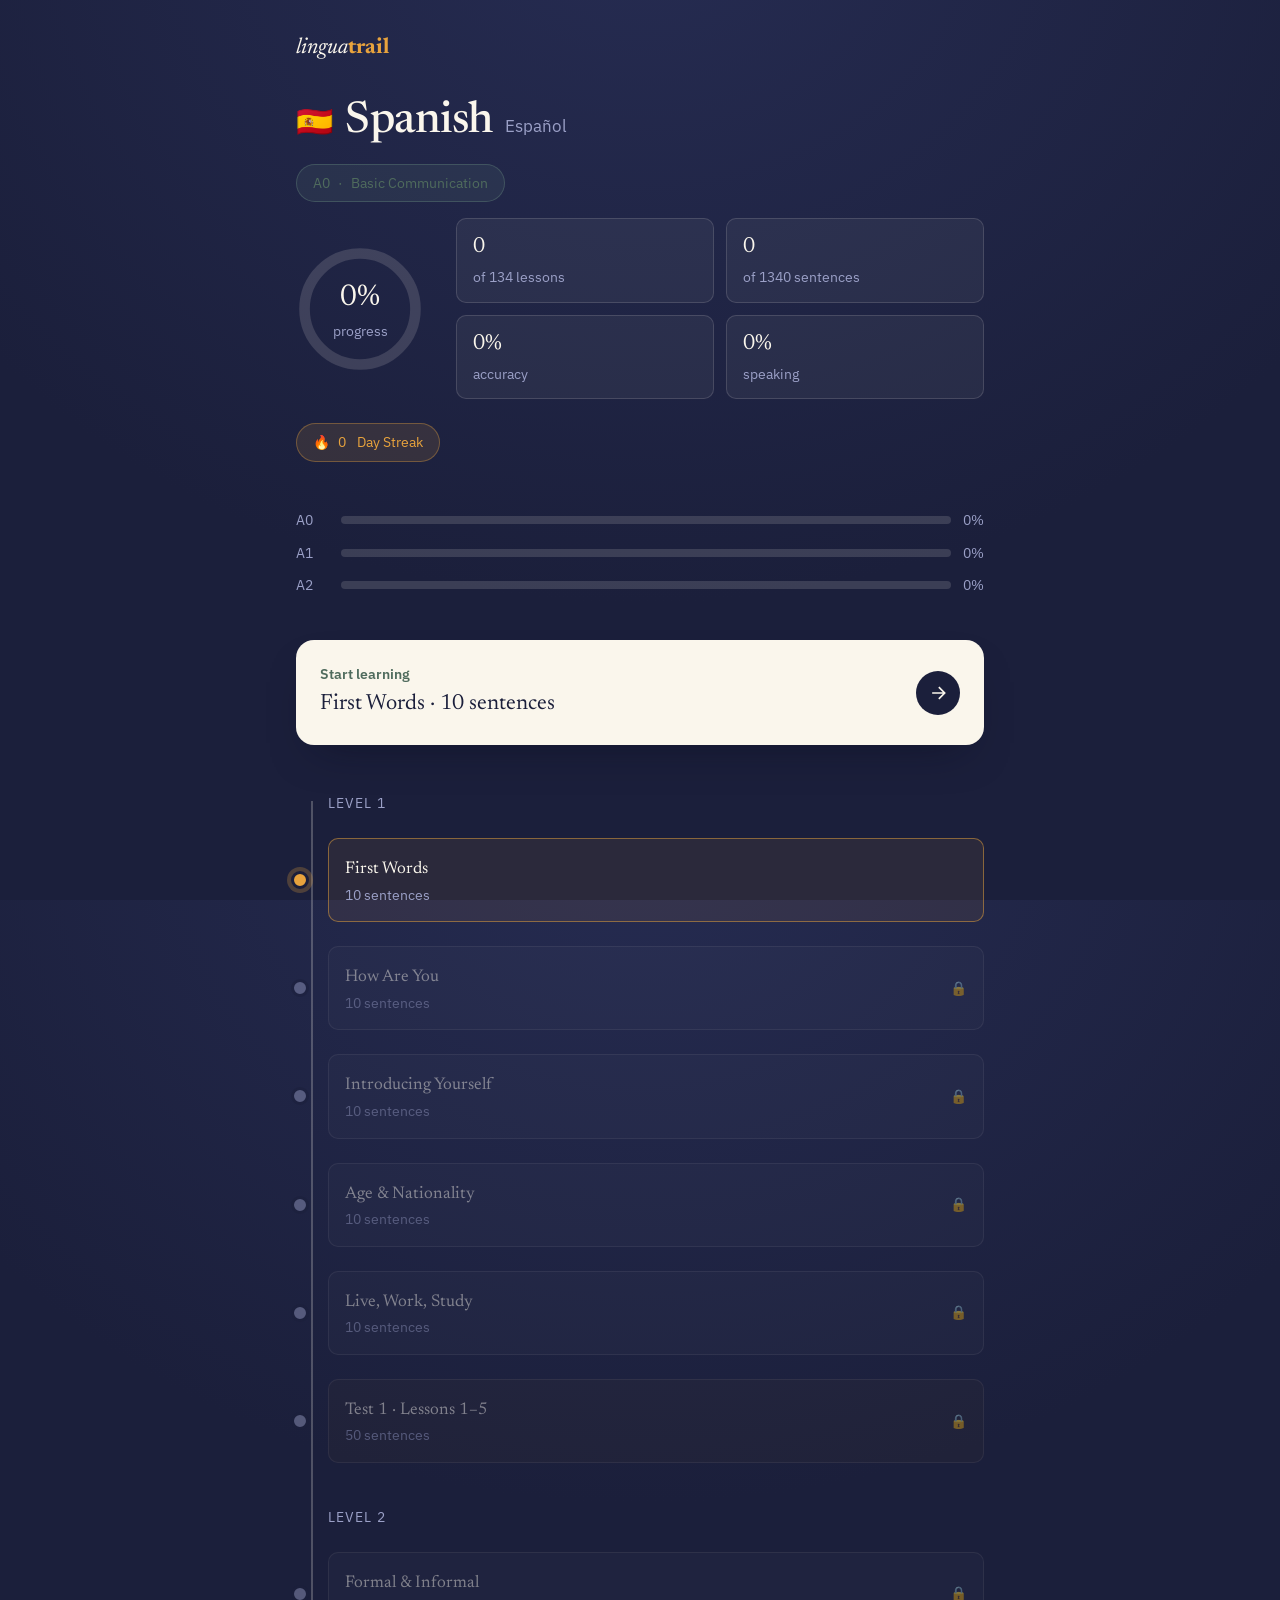
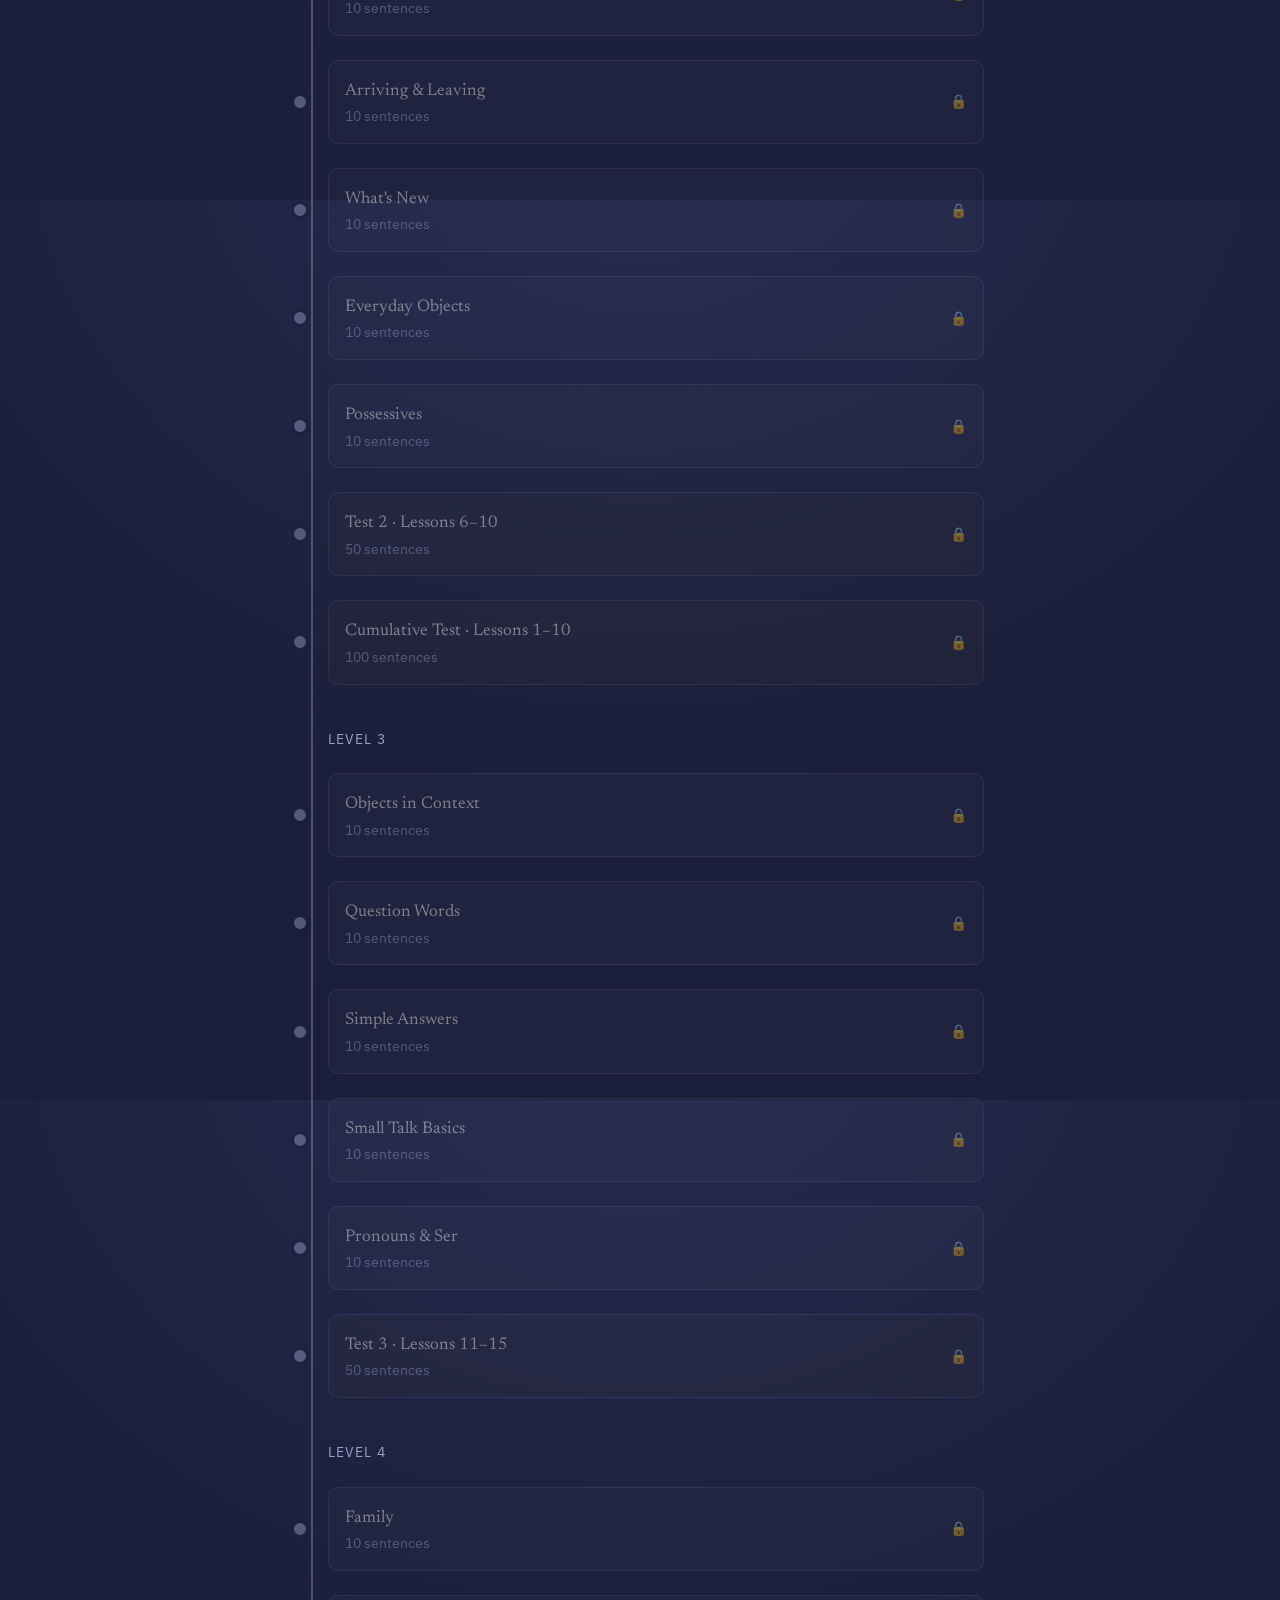
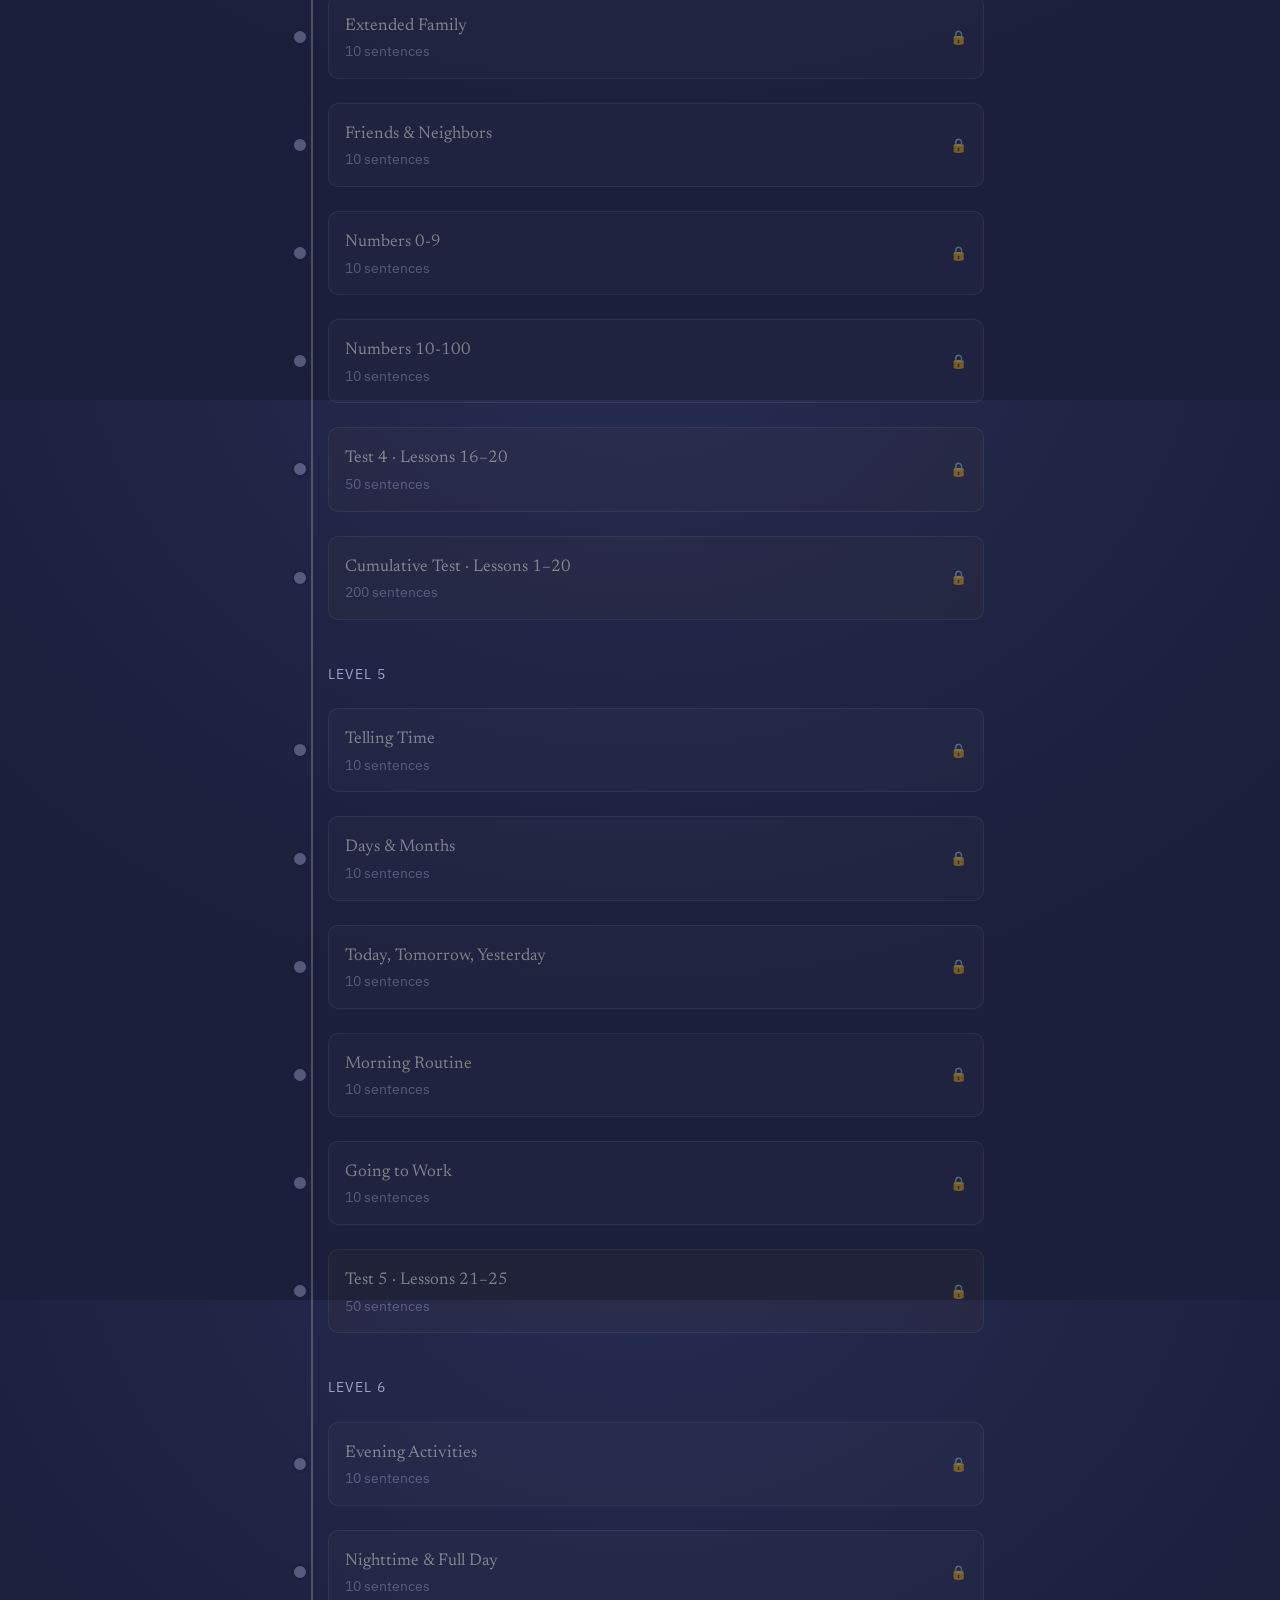
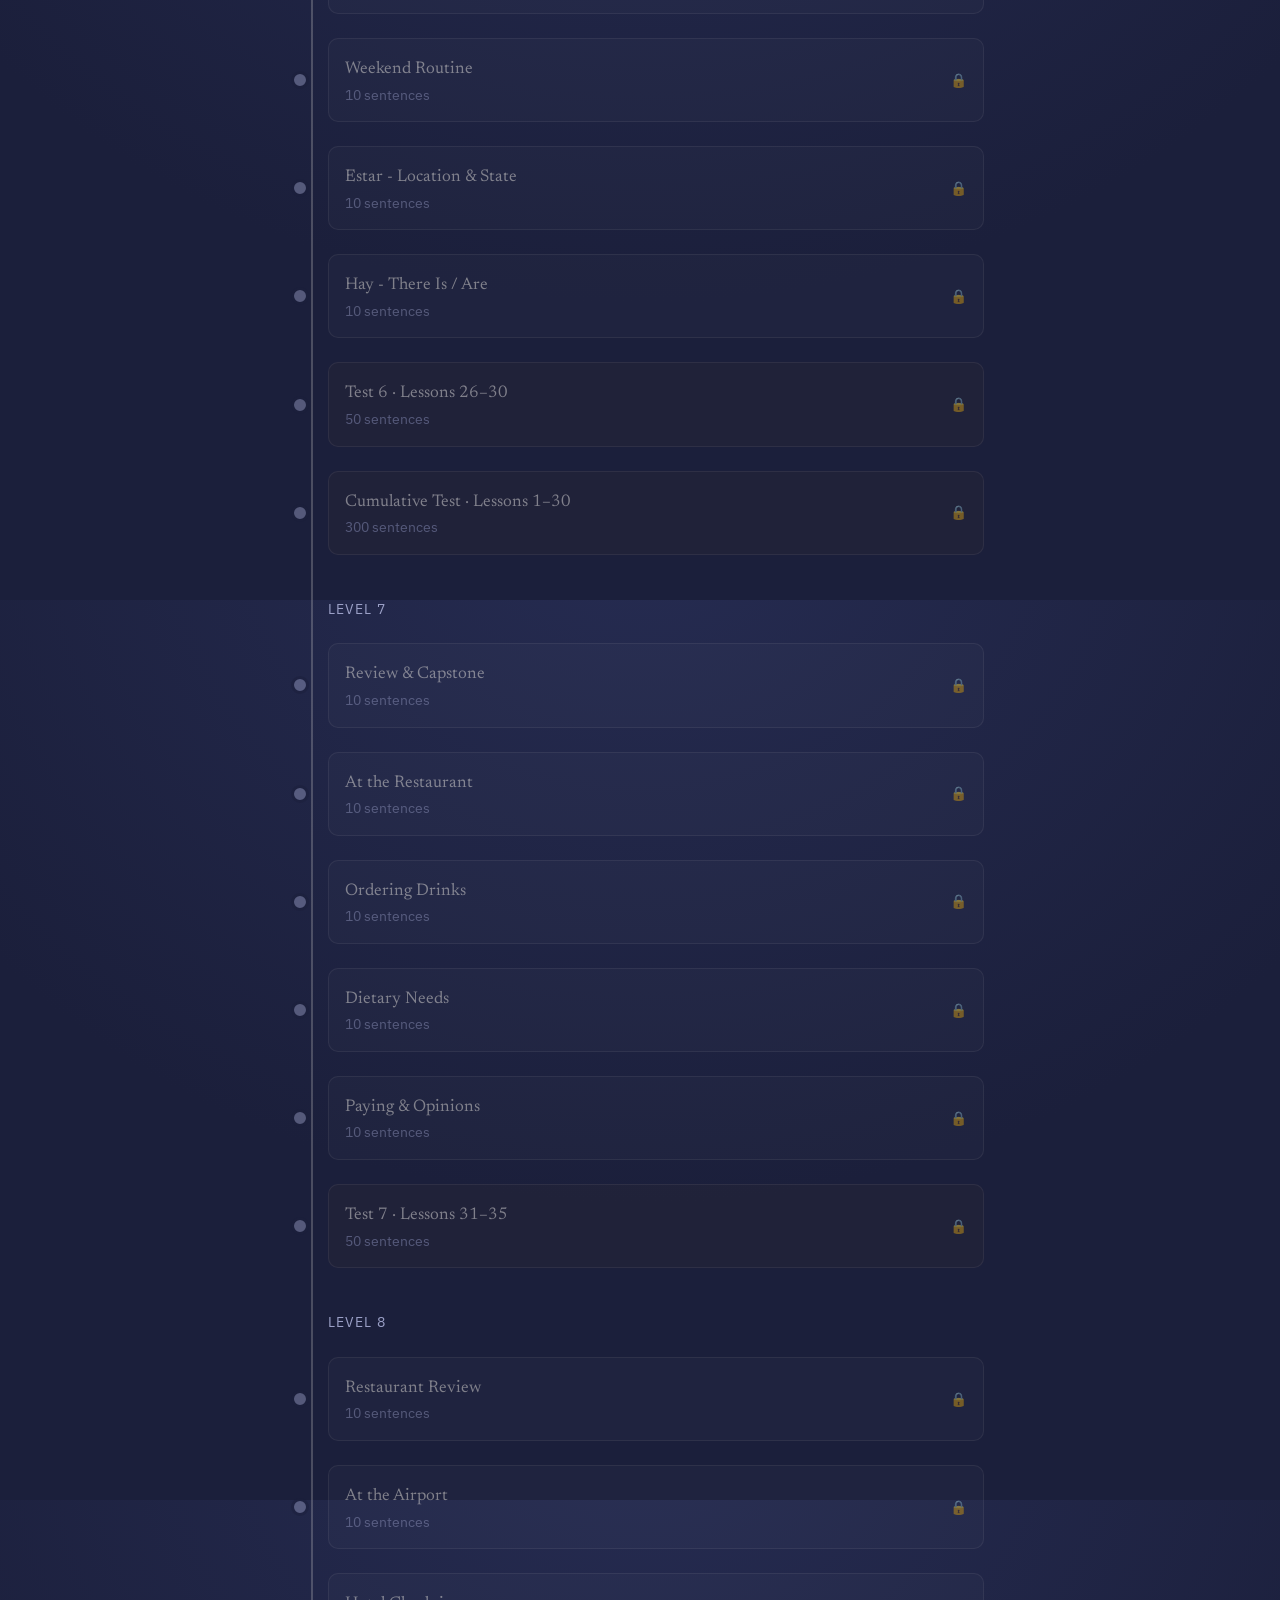
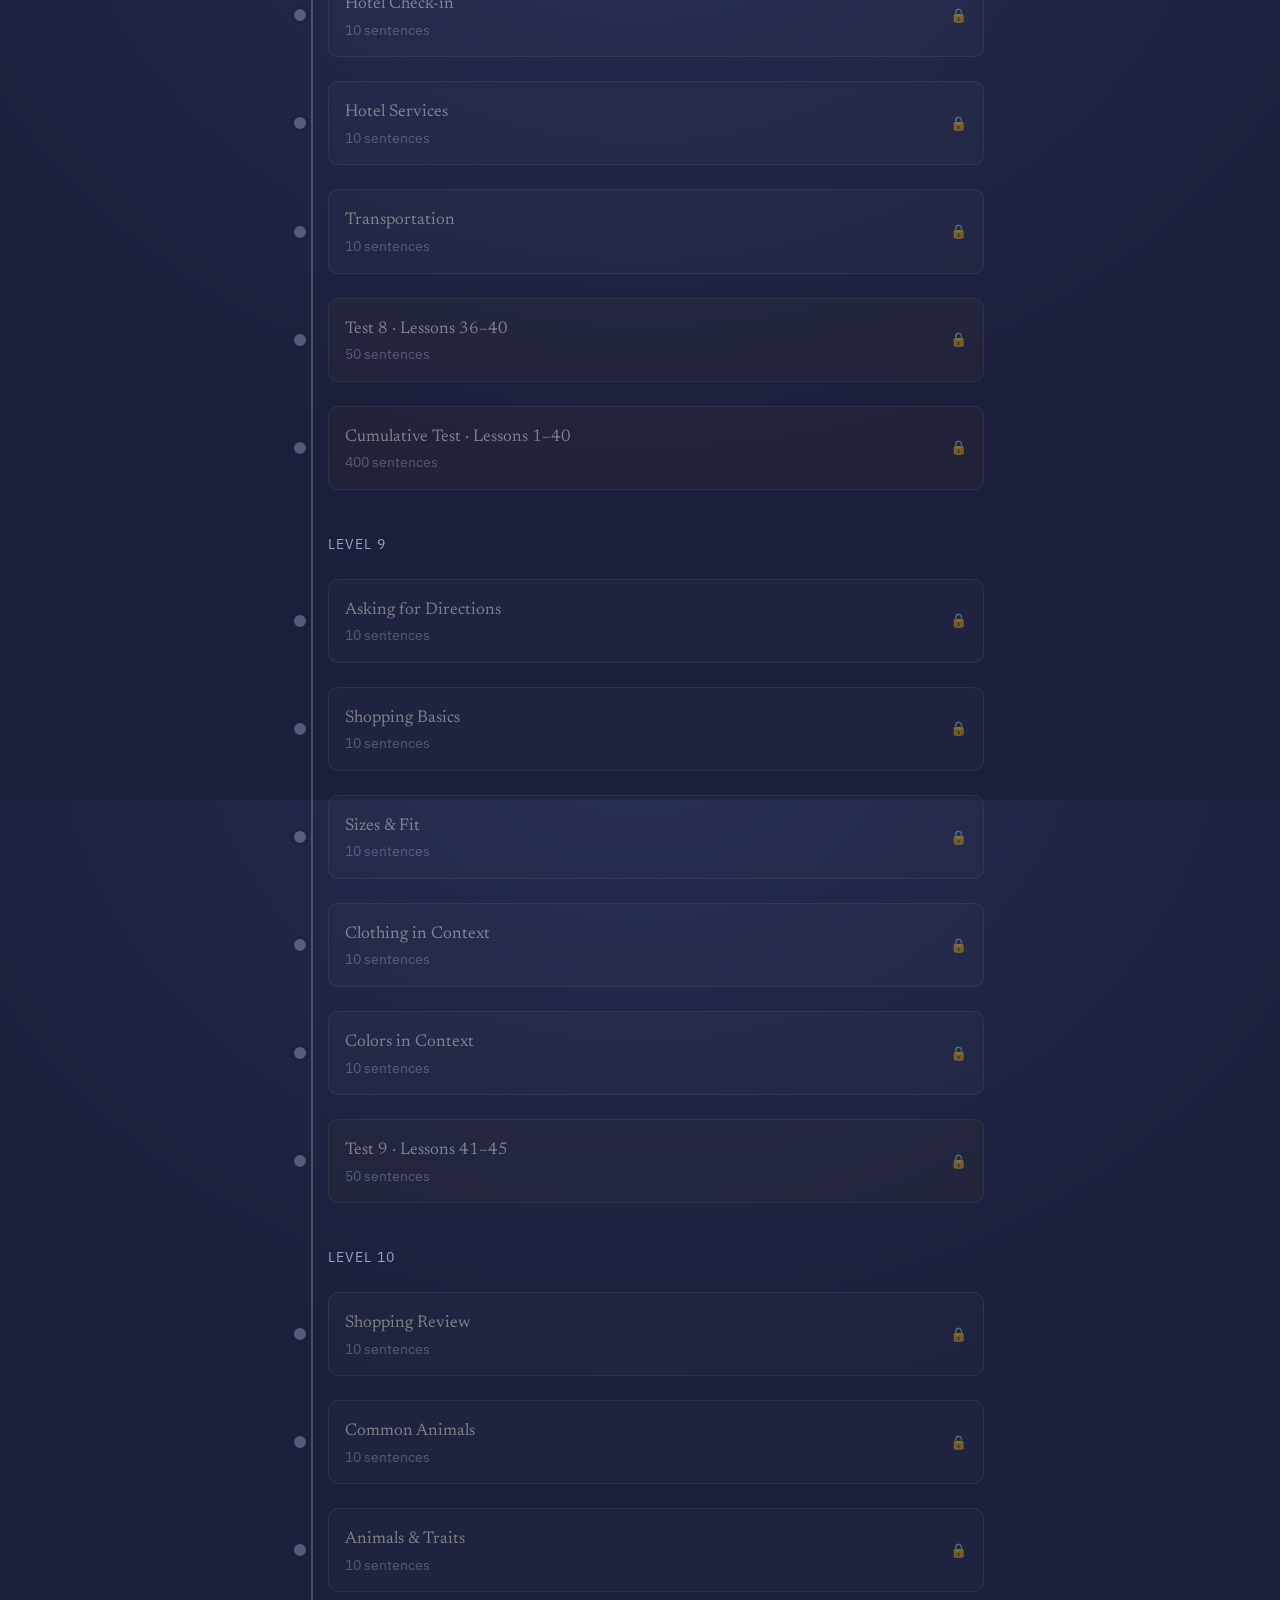
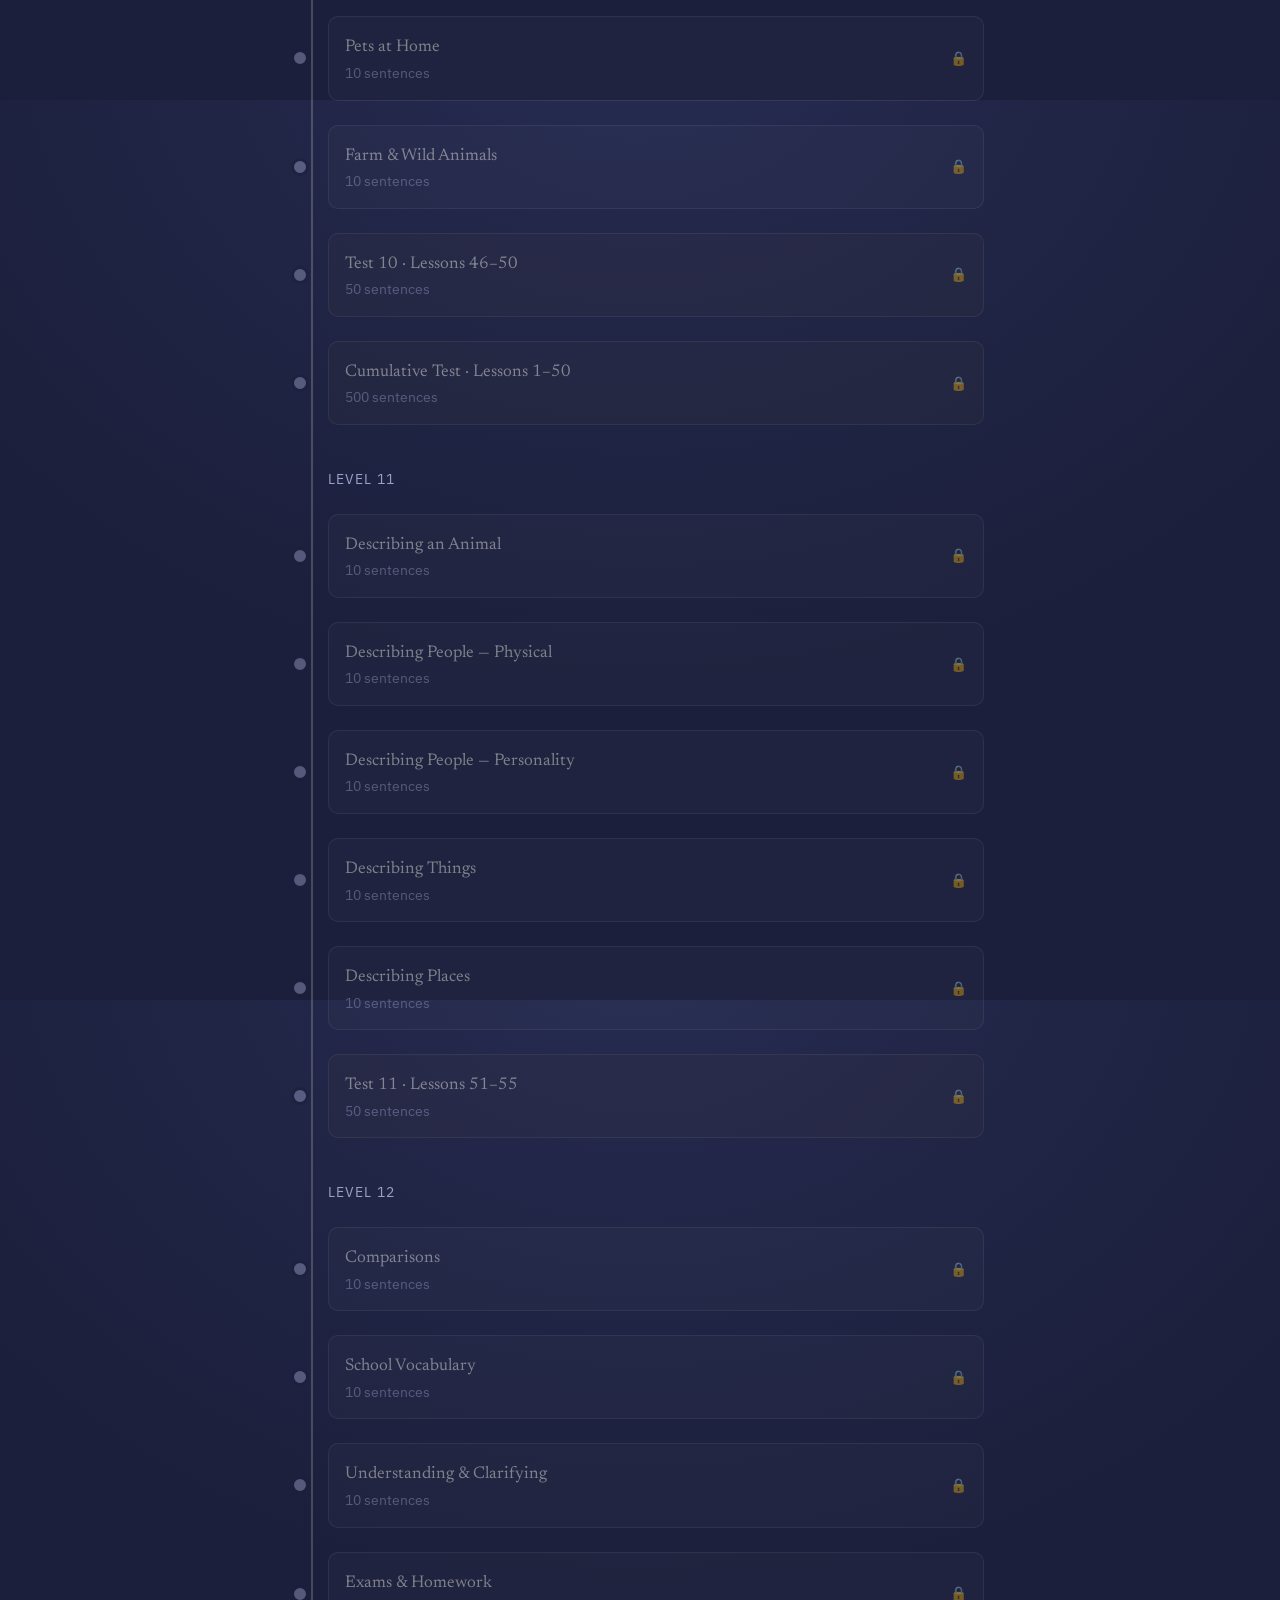
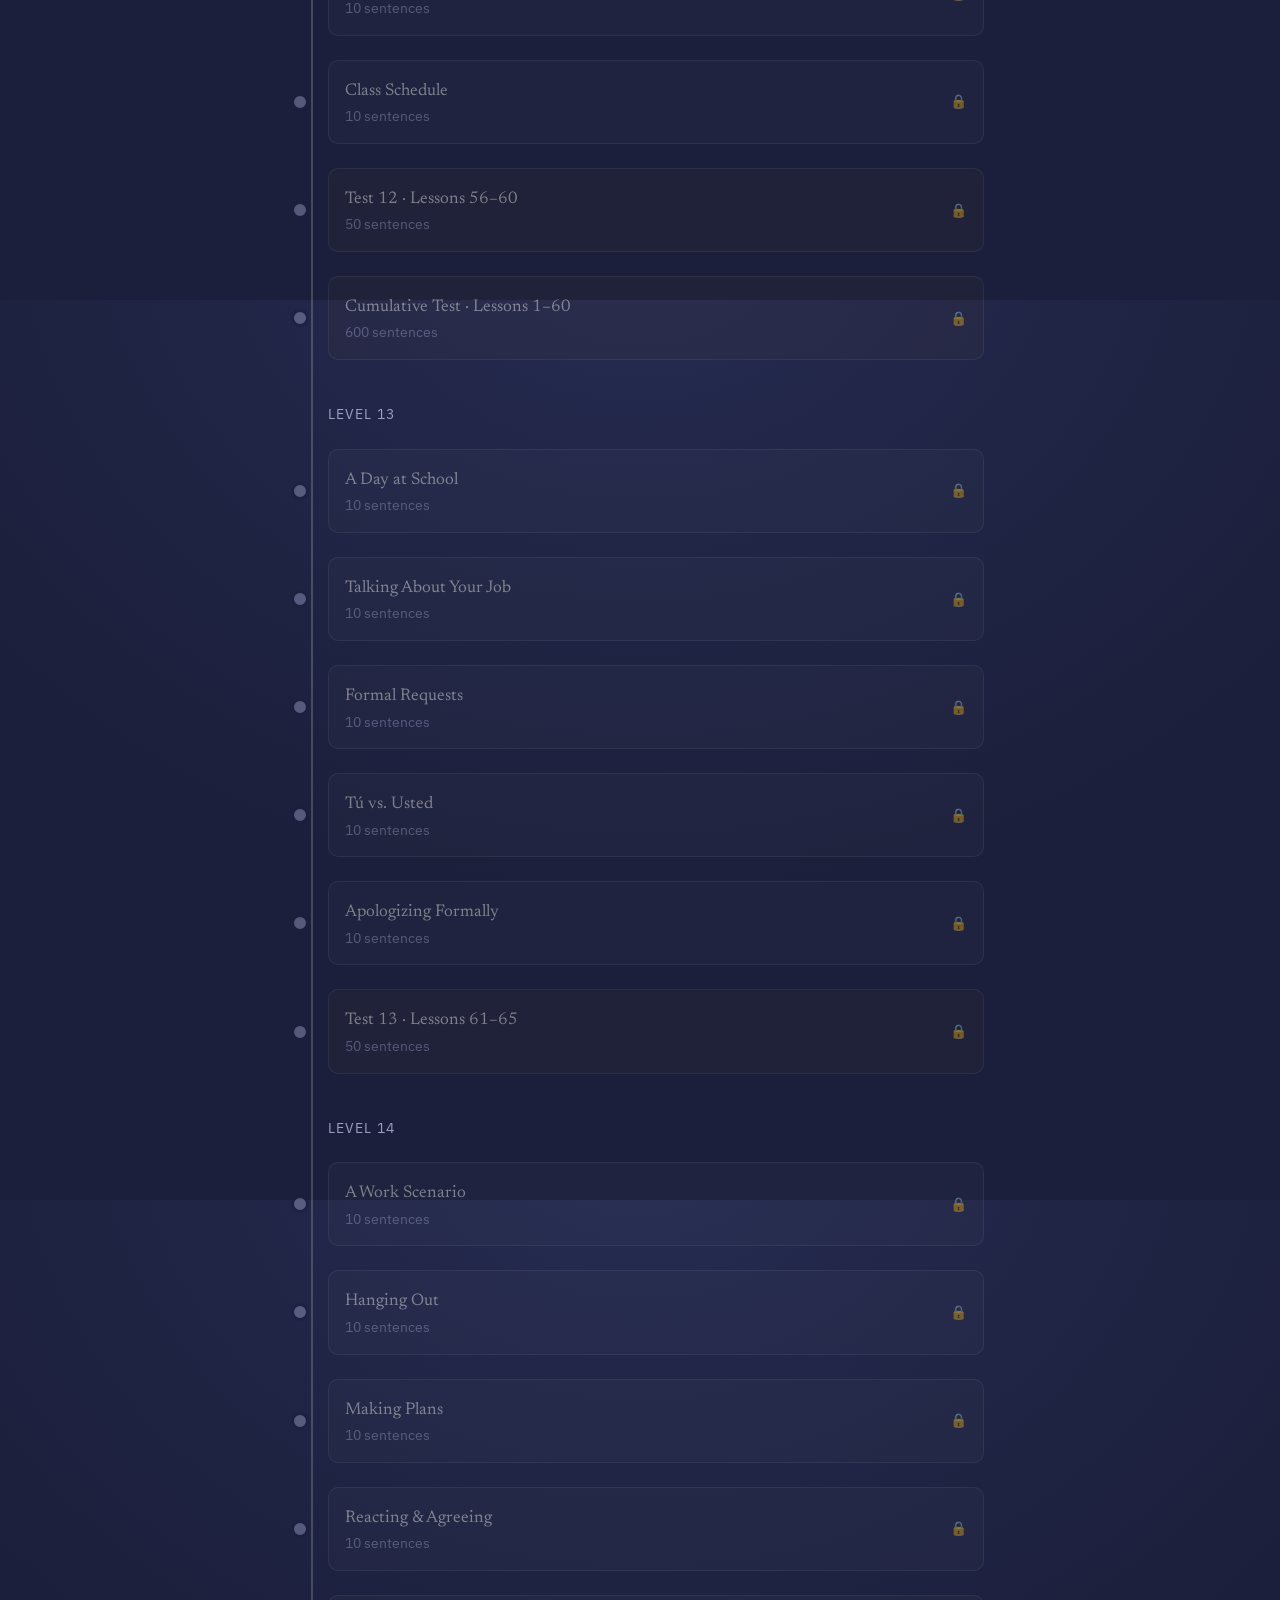
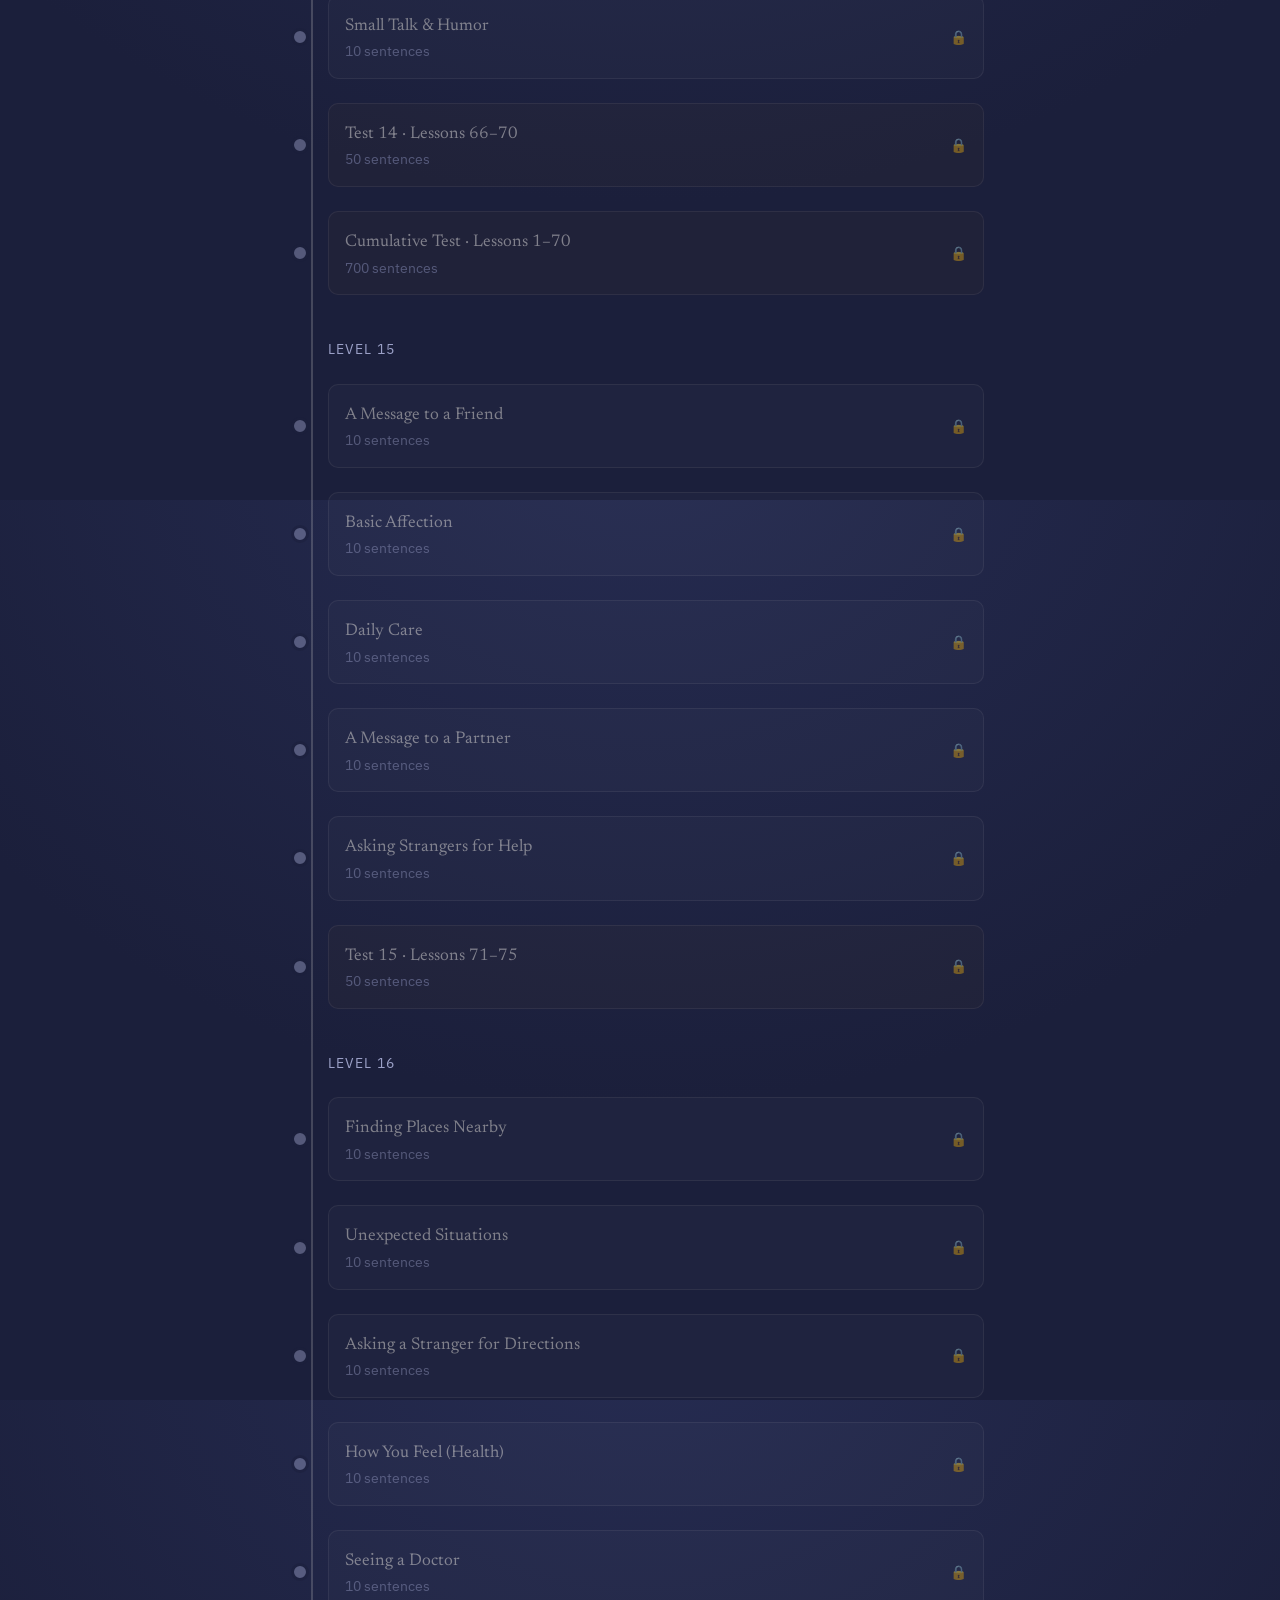
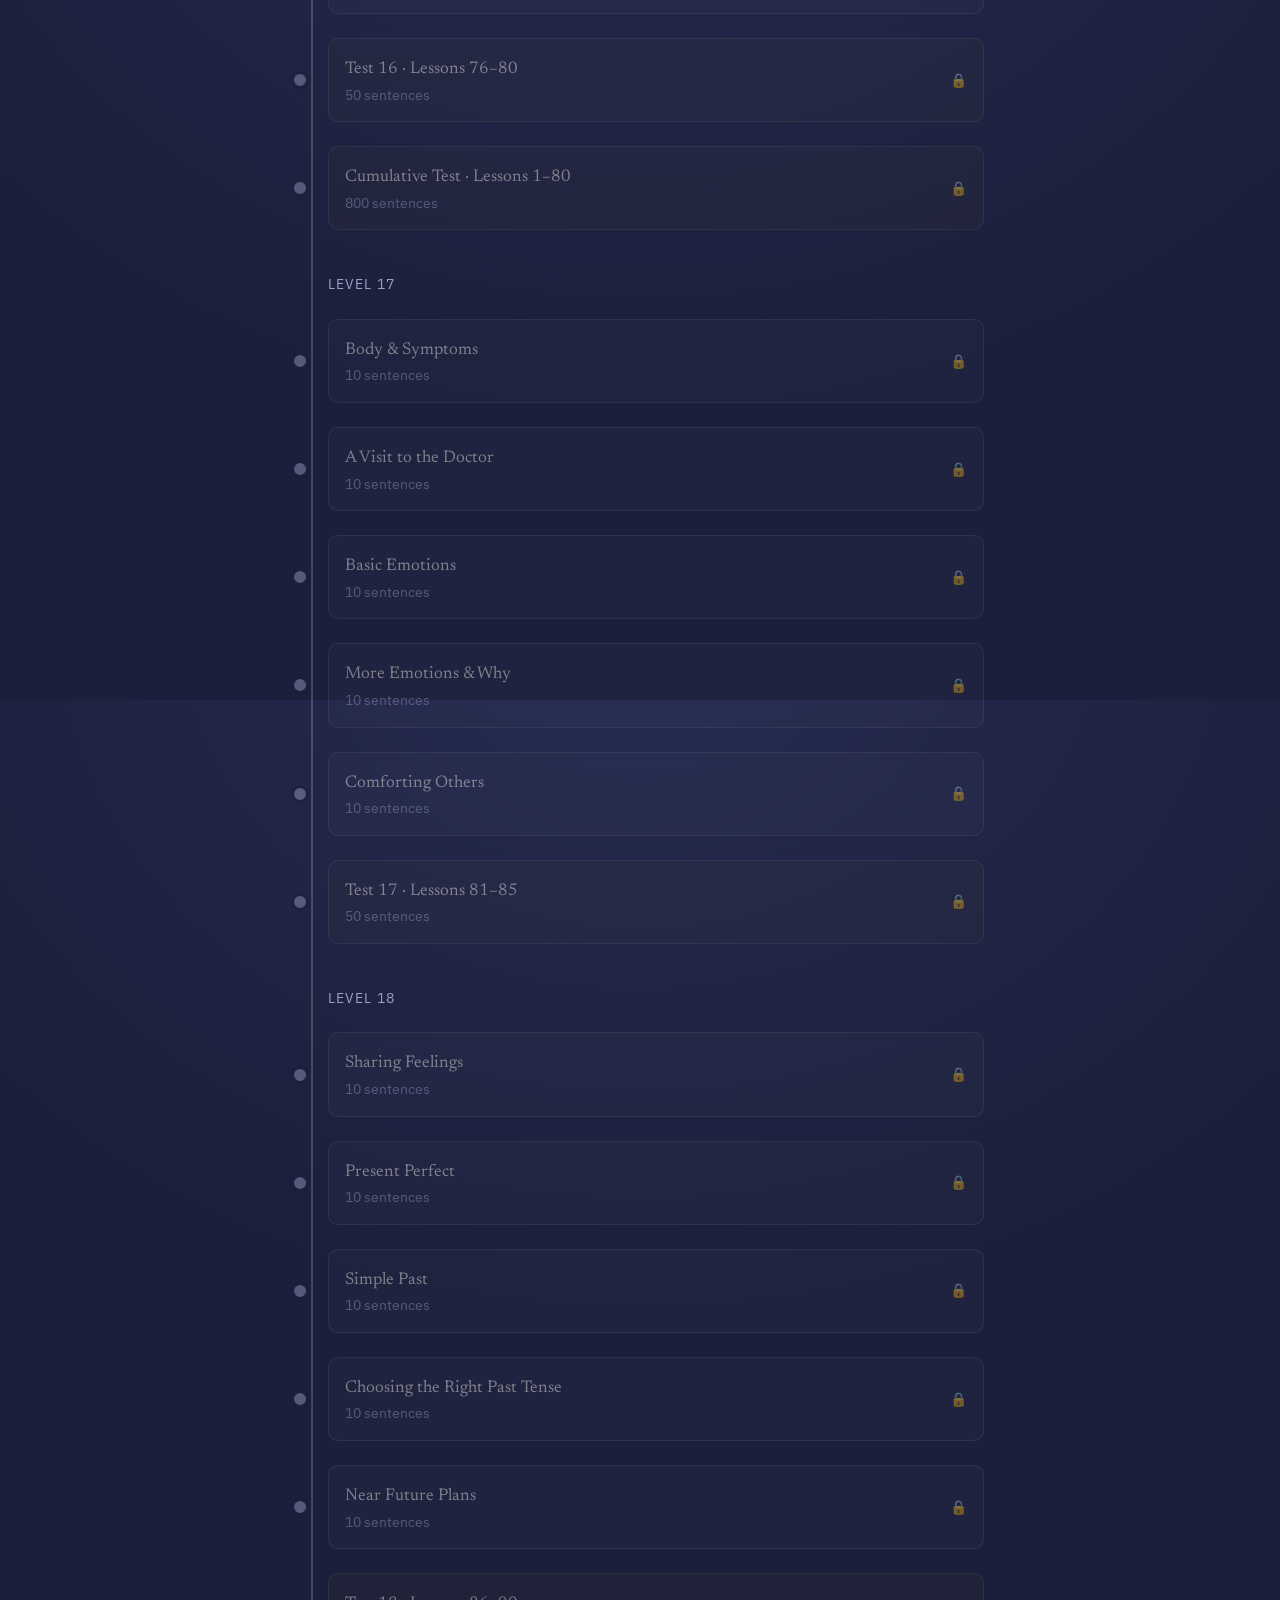
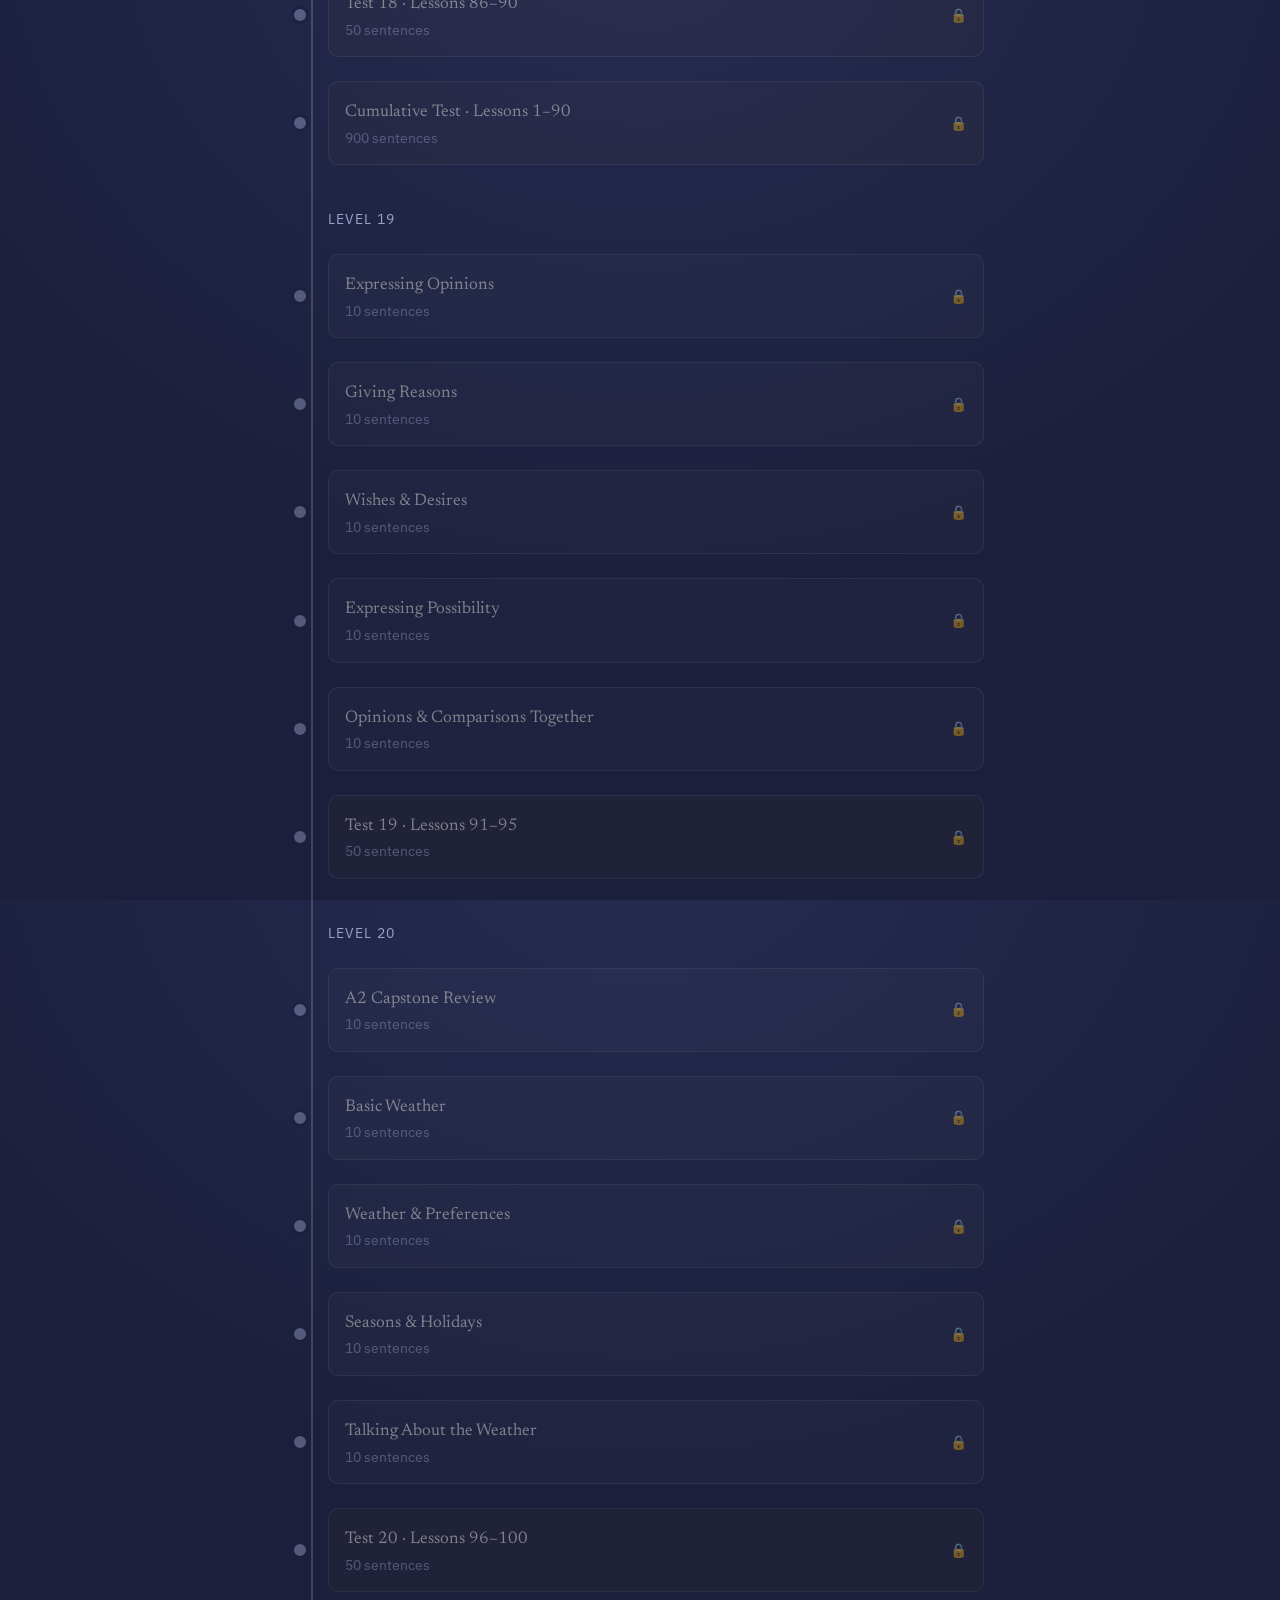
<file: index.html>
<!DOCTYPE html>
<html lang="en">
<head>
<meta charset="UTF-8">
<meta name="viewport" content="width=device-width, initial-scale=1.0">
<title>Lingua Trail — Learn Spanish by Speaking</title>
<link rel="stylesheet" href="css/variables.css">
<link rel="stylesheet" href="css/base.css">
<link rel="stylesheet" href="css/components.css">
<link rel="stylesheet" href="css/responsive.css">
</head>
<body>
<div class="app-shell">

  <div class="topbar">
    <span class="brand">lingua<strong>trail</strong></span>
  </div>

  <section class="hero">
    <div class="hero-lang">
      <span class="flag" id="lang-flag">🇪🇸</span>
      <div>
        <h1 id="lang-name">Spanish</h1>
      </div>
      <span class="native" id="lang-native">Español</span>
    </div>

    <div class="streak-chip" id="level-badge" style="background:rgba(110,144,128,0.12);border-color:rgba(110,144,128,0.35);color:var(--sage-deep);margin-top:0;margin-bottom:var(--space-4);">
      <span id="level-code">A0</span> · <span id="level-unit-name">—</span>
    </div>

    <div class="progress-ring-row">
      <div class="progress-ring">
        <svg viewBox="0 0 120 120">
          <circle class="track" cx="60" cy="60" r="52"></circle>
          <circle class="fill" id="ring-fill" cx="60" cy="60" r="52" stroke-dasharray="327" stroke-dashoffset="327"></circle>
        </svg>
        <div class="value">
          <span class="num" id="ring-percent">0%</span>
          <span class="label">progress</span>
        </div>
      </div>

      <div class="stat-grid">
        <div class="stat">
          <span class="stat-num"><span id="stat-lessons">0</span></span>
          <span class="stat-label" id="stat-lessons-label">of 0 lessons</span>
        </div>
        <div class="stat">
          <span class="stat-num"><span id="stat-sentences">0</span></span>
          <span class="stat-label" id="stat-sentences-label">of 0 sentences</span>
        </div>
        <div class="stat">
          <span class="stat-num" id="stat-accuracy">0%</span>
          <span class="stat-label">accuracy</span>
        </div>
        <div class="stat">
          <span class="stat-num" id="stat-speaking">0%</span>
          <span class="stat-label">speaking</span>
        </div>
      </div>
    </div>

    <div class="streak-chip" id="streak-chip" hidden>
      <span>🔥</span> <span id="streak-count">0</span>&nbsp;Day Streak
    </div>
  </section>

  <section id="level-progress-section" style="margin-bottom:var(--space-6)"></section>

  <a class="continue-cta" id="continue-cta" href="#">
    <div>
      <div class="cta-title" id="continue-title">Continue learning</div>
      <div class="cta-sentence" id="continue-sub">Start Lesson 1</div>
    </div>
    <span class="cta-arrow" aria-hidden="true">
      <svg viewBox="0 0 24 24" width="20" height="20" fill="none" stroke="currentColor" stroke-width="2"><path d="M5 12h14M13 5l7 7-7 7"/></svg>
    </span>
  </a>

  <div class="trail" id="trail"></div>

</div>

<script src="js/config.js"></script>
<script src="js/data.js"></script>
<script src="js/utils.js"></script>
<script src="js/storage.js"></script>
<script src="js/progressEngine.js"></script>
<script src="js/app.js"></script>
</body>
</html>
</file>
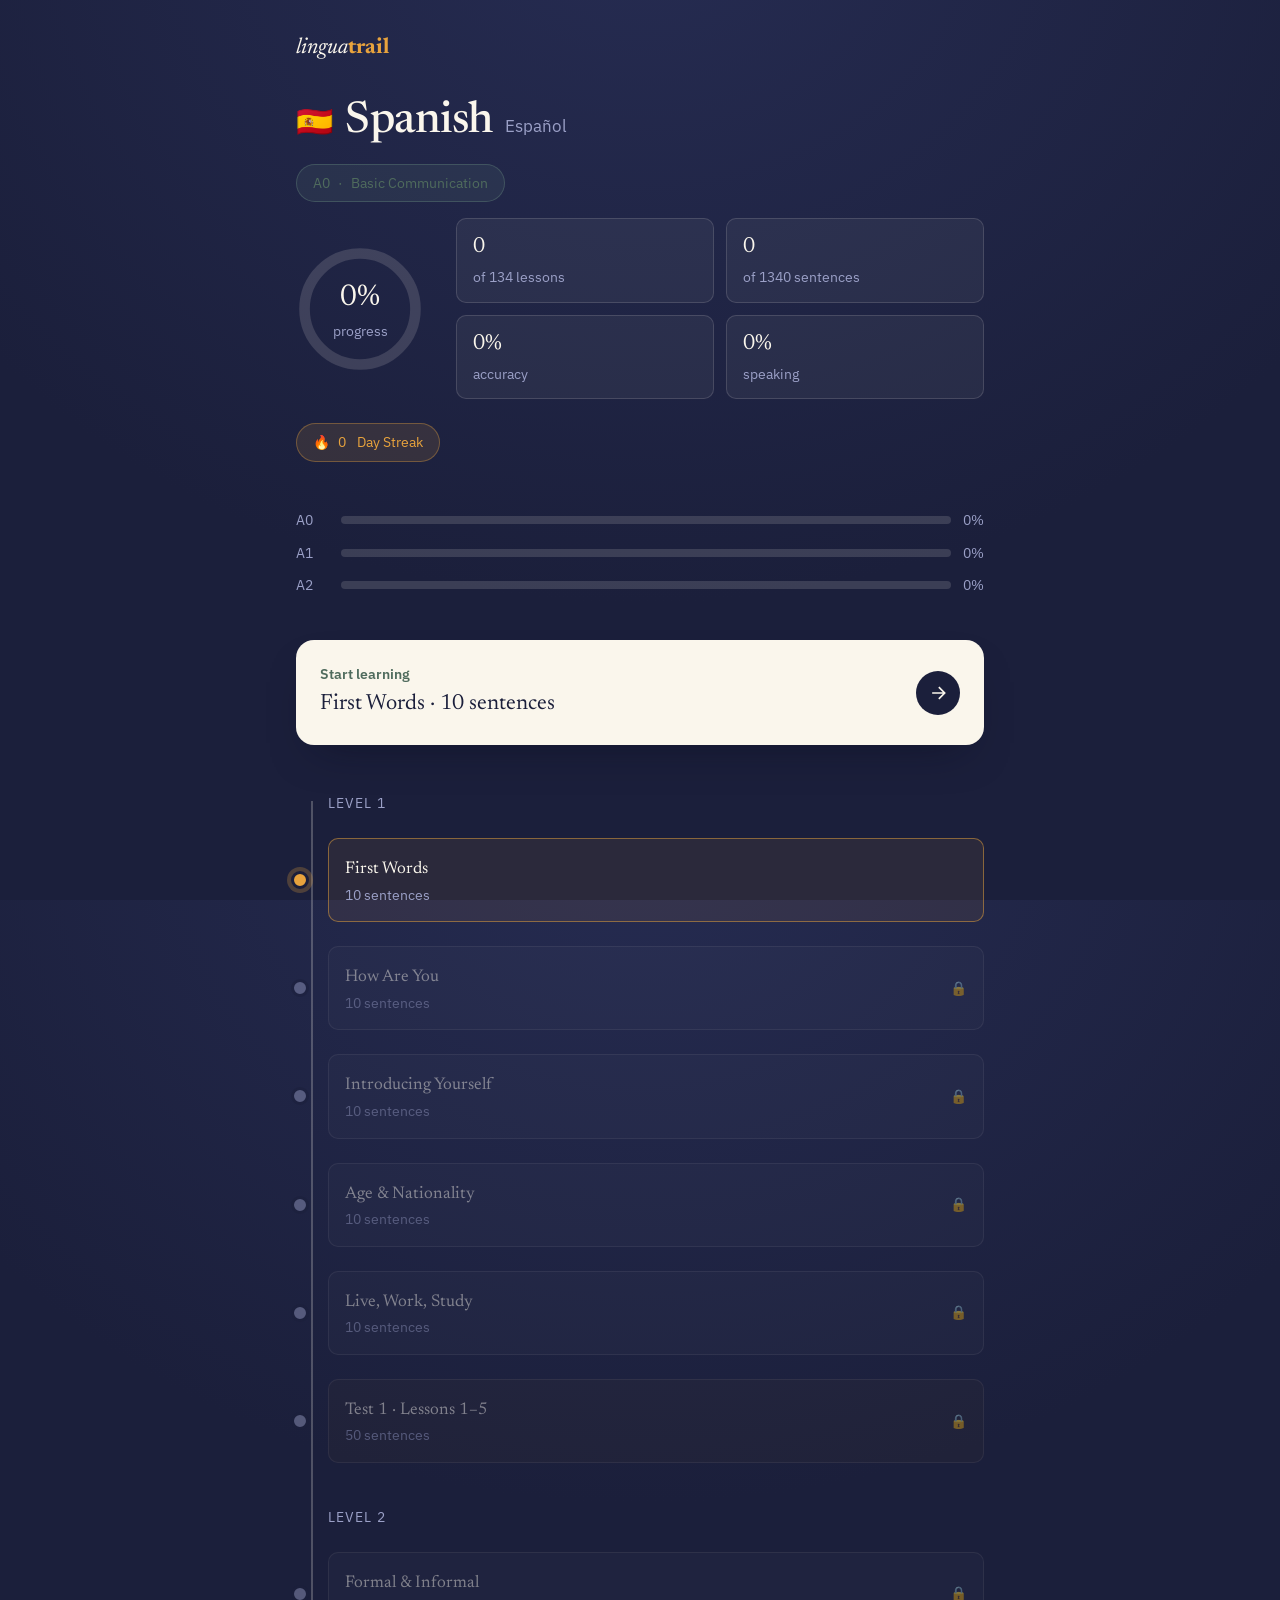
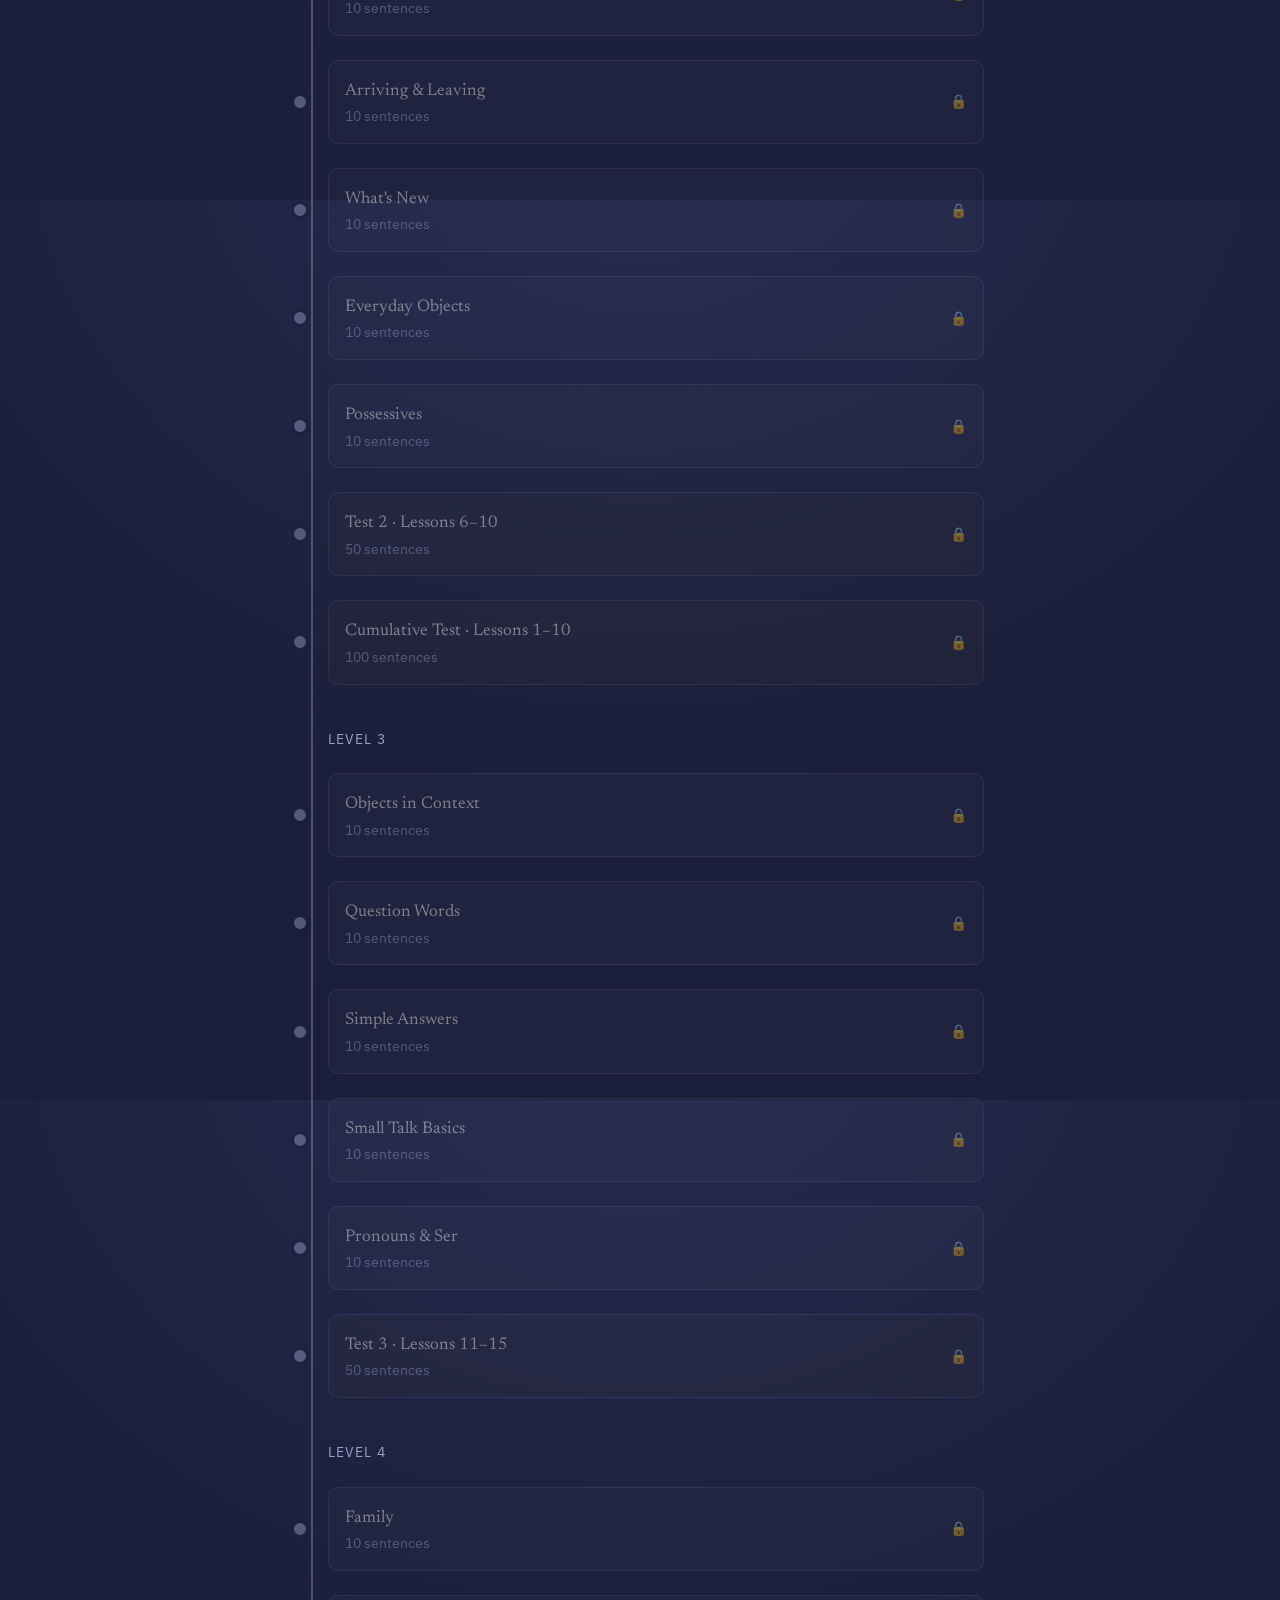
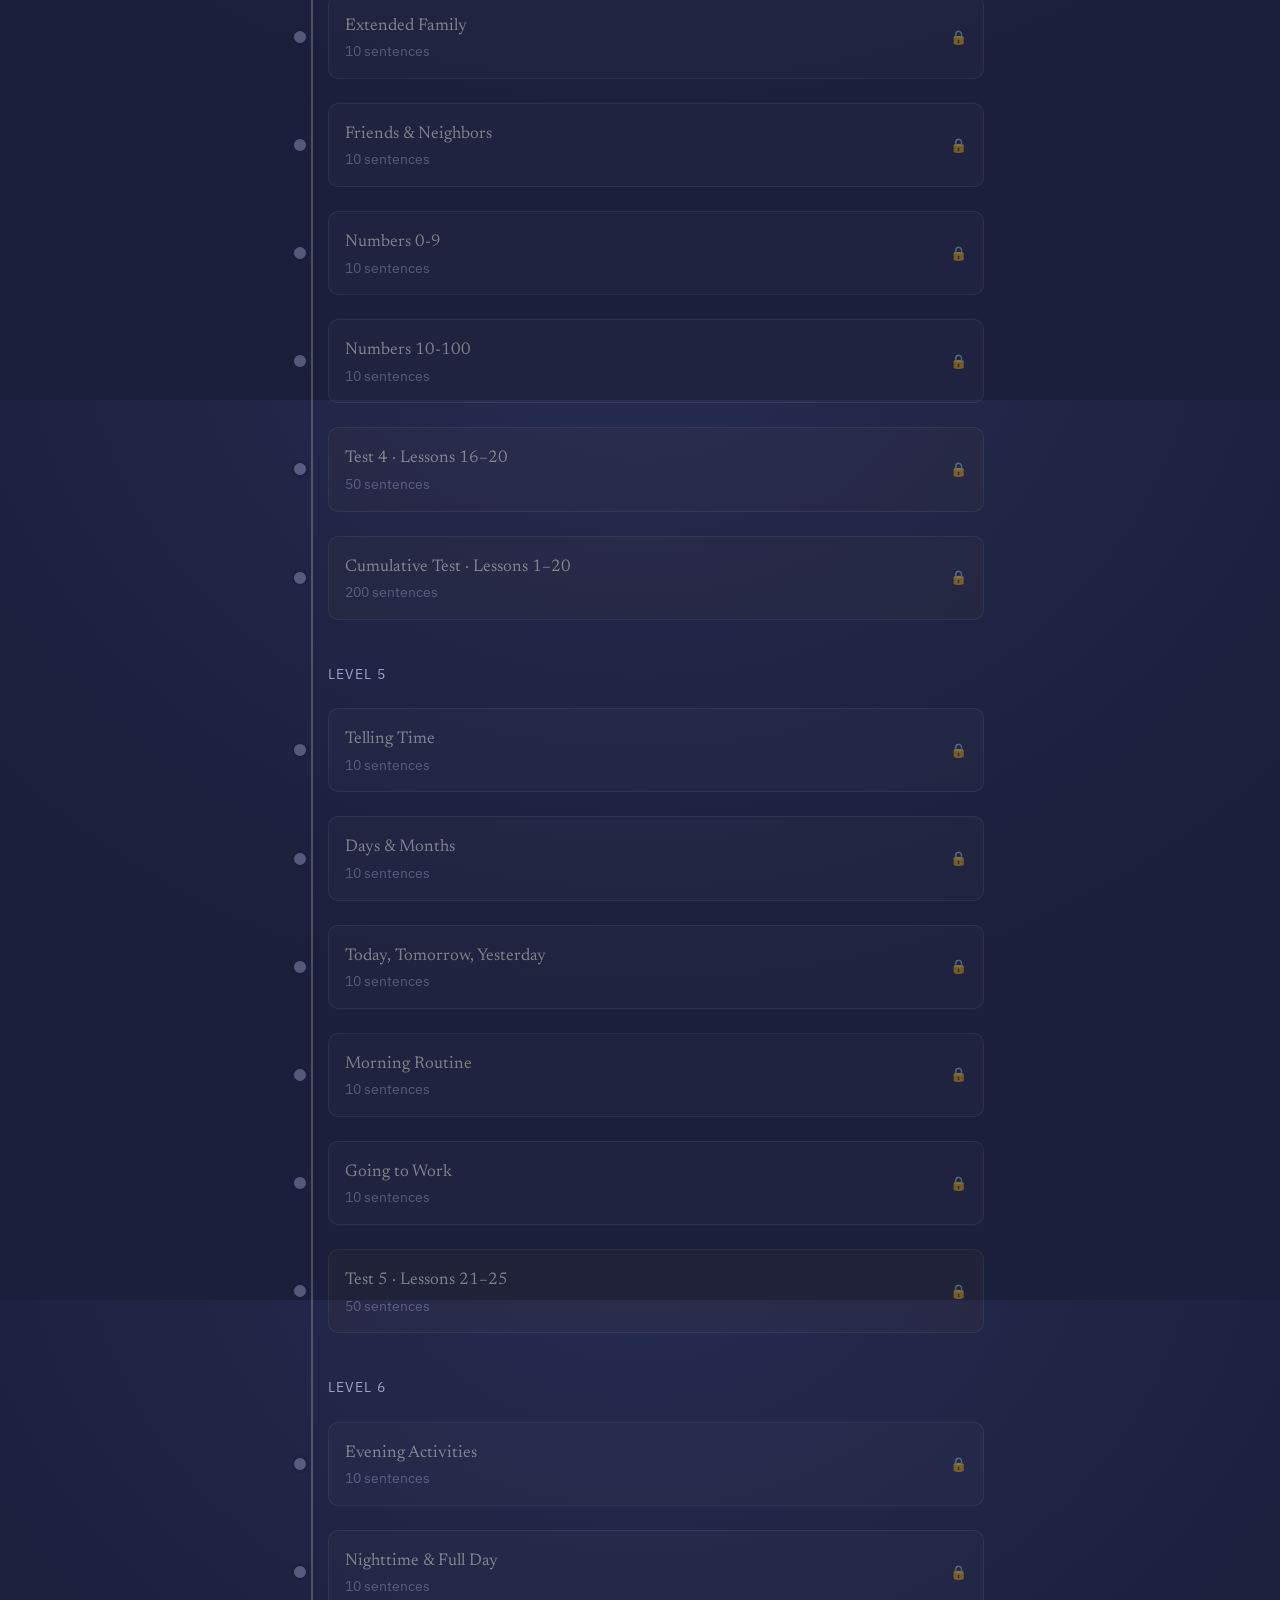
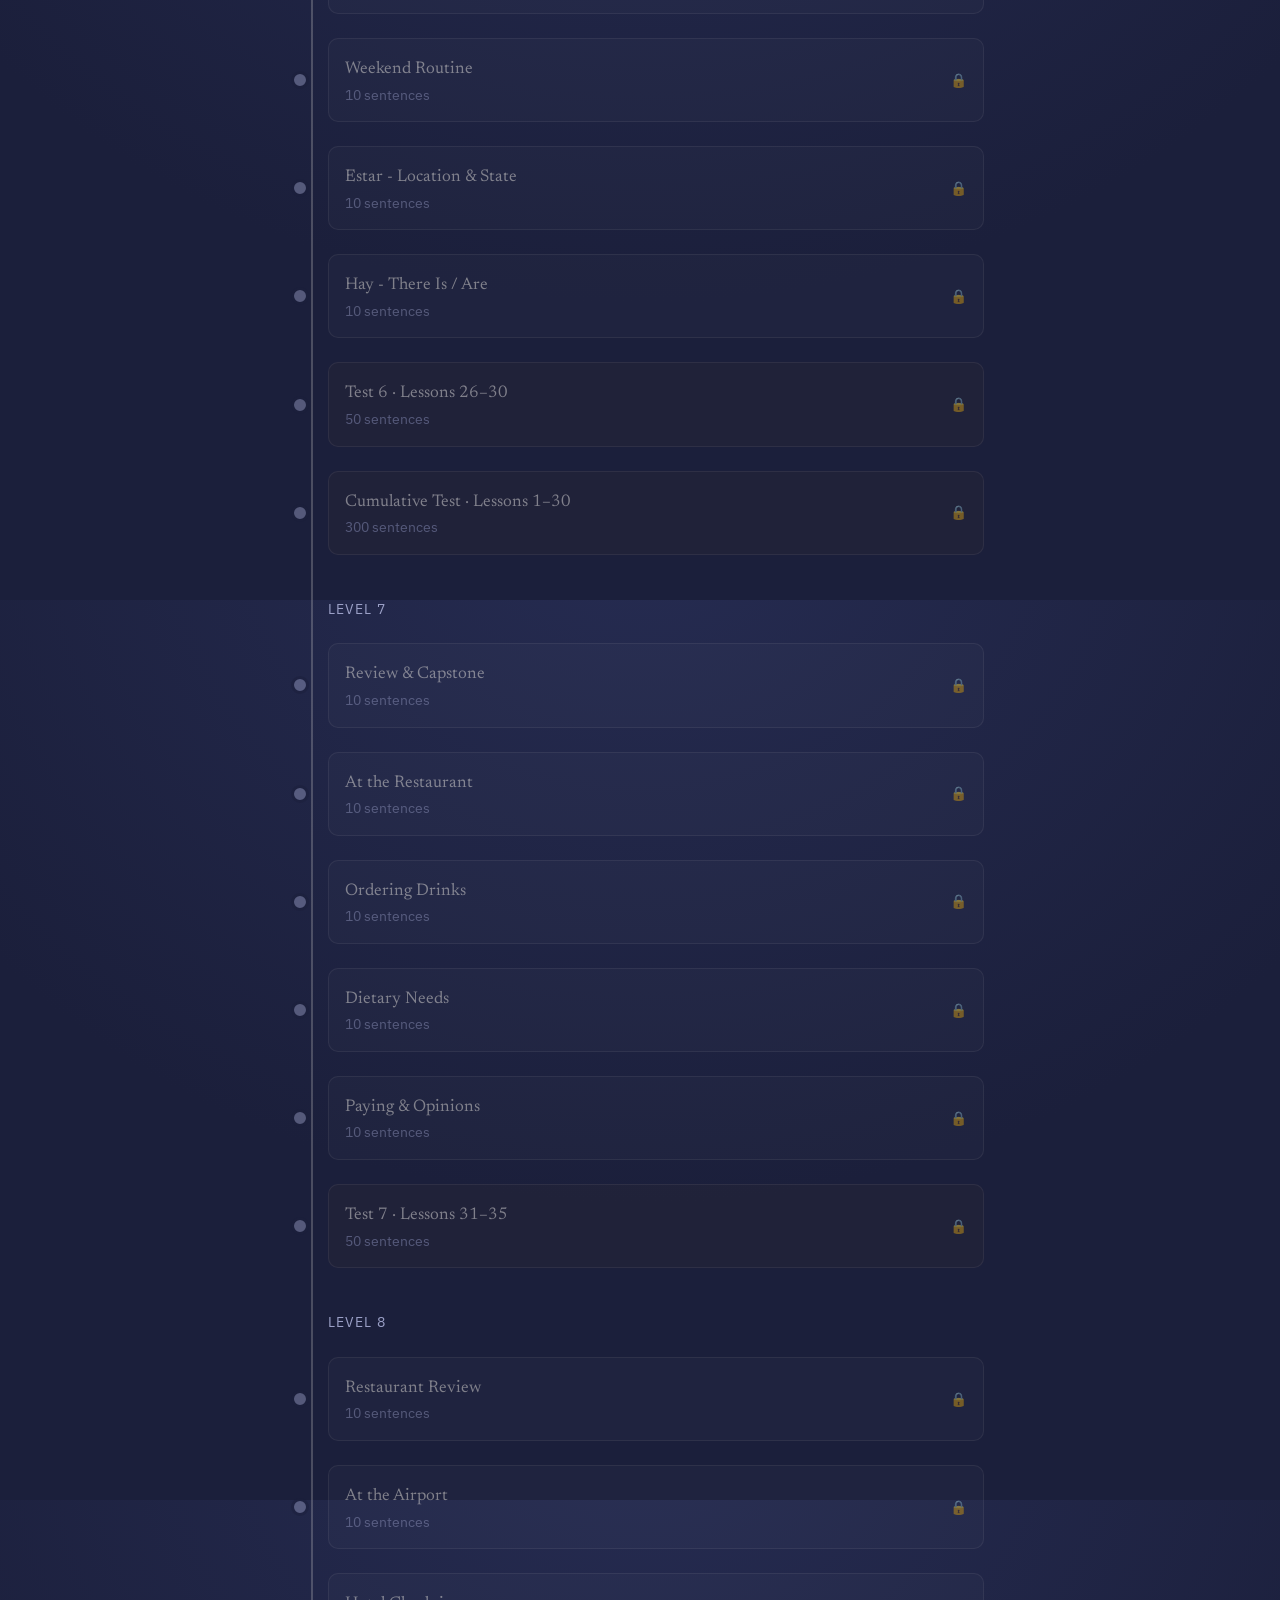
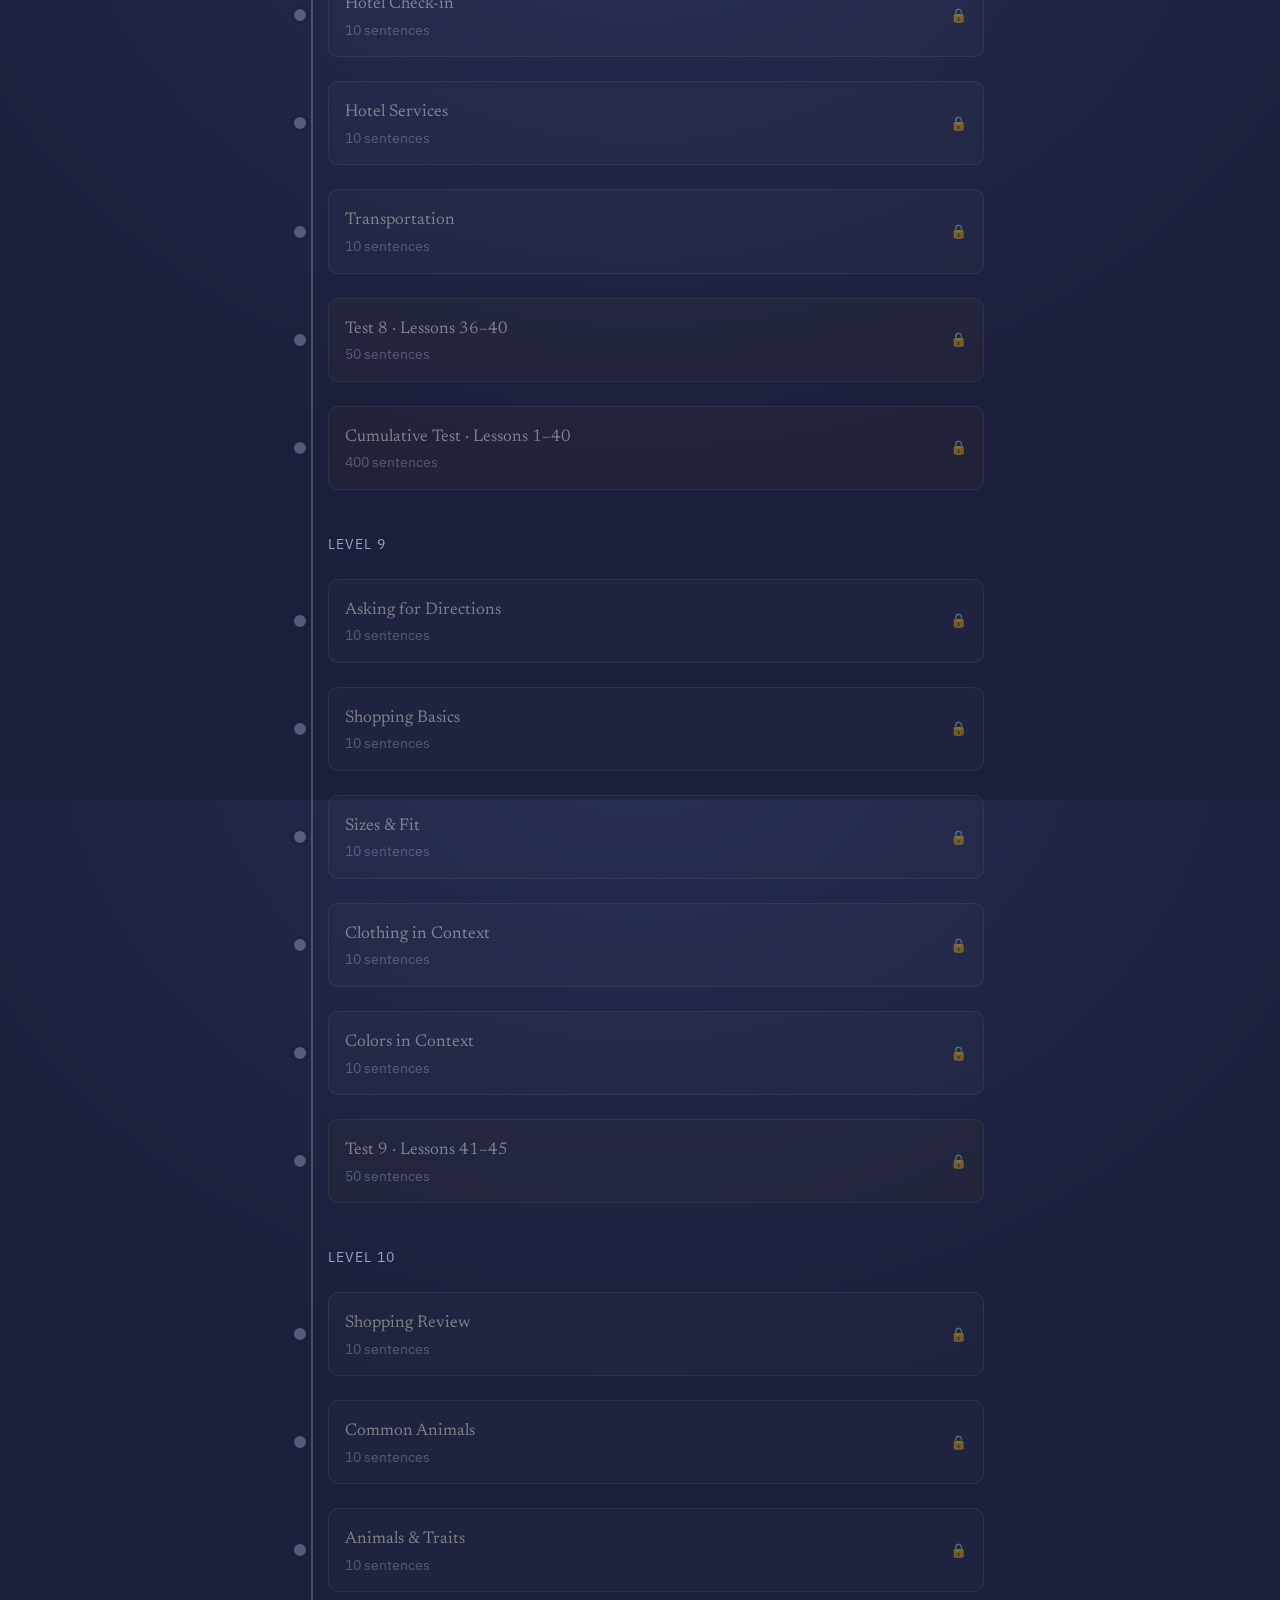
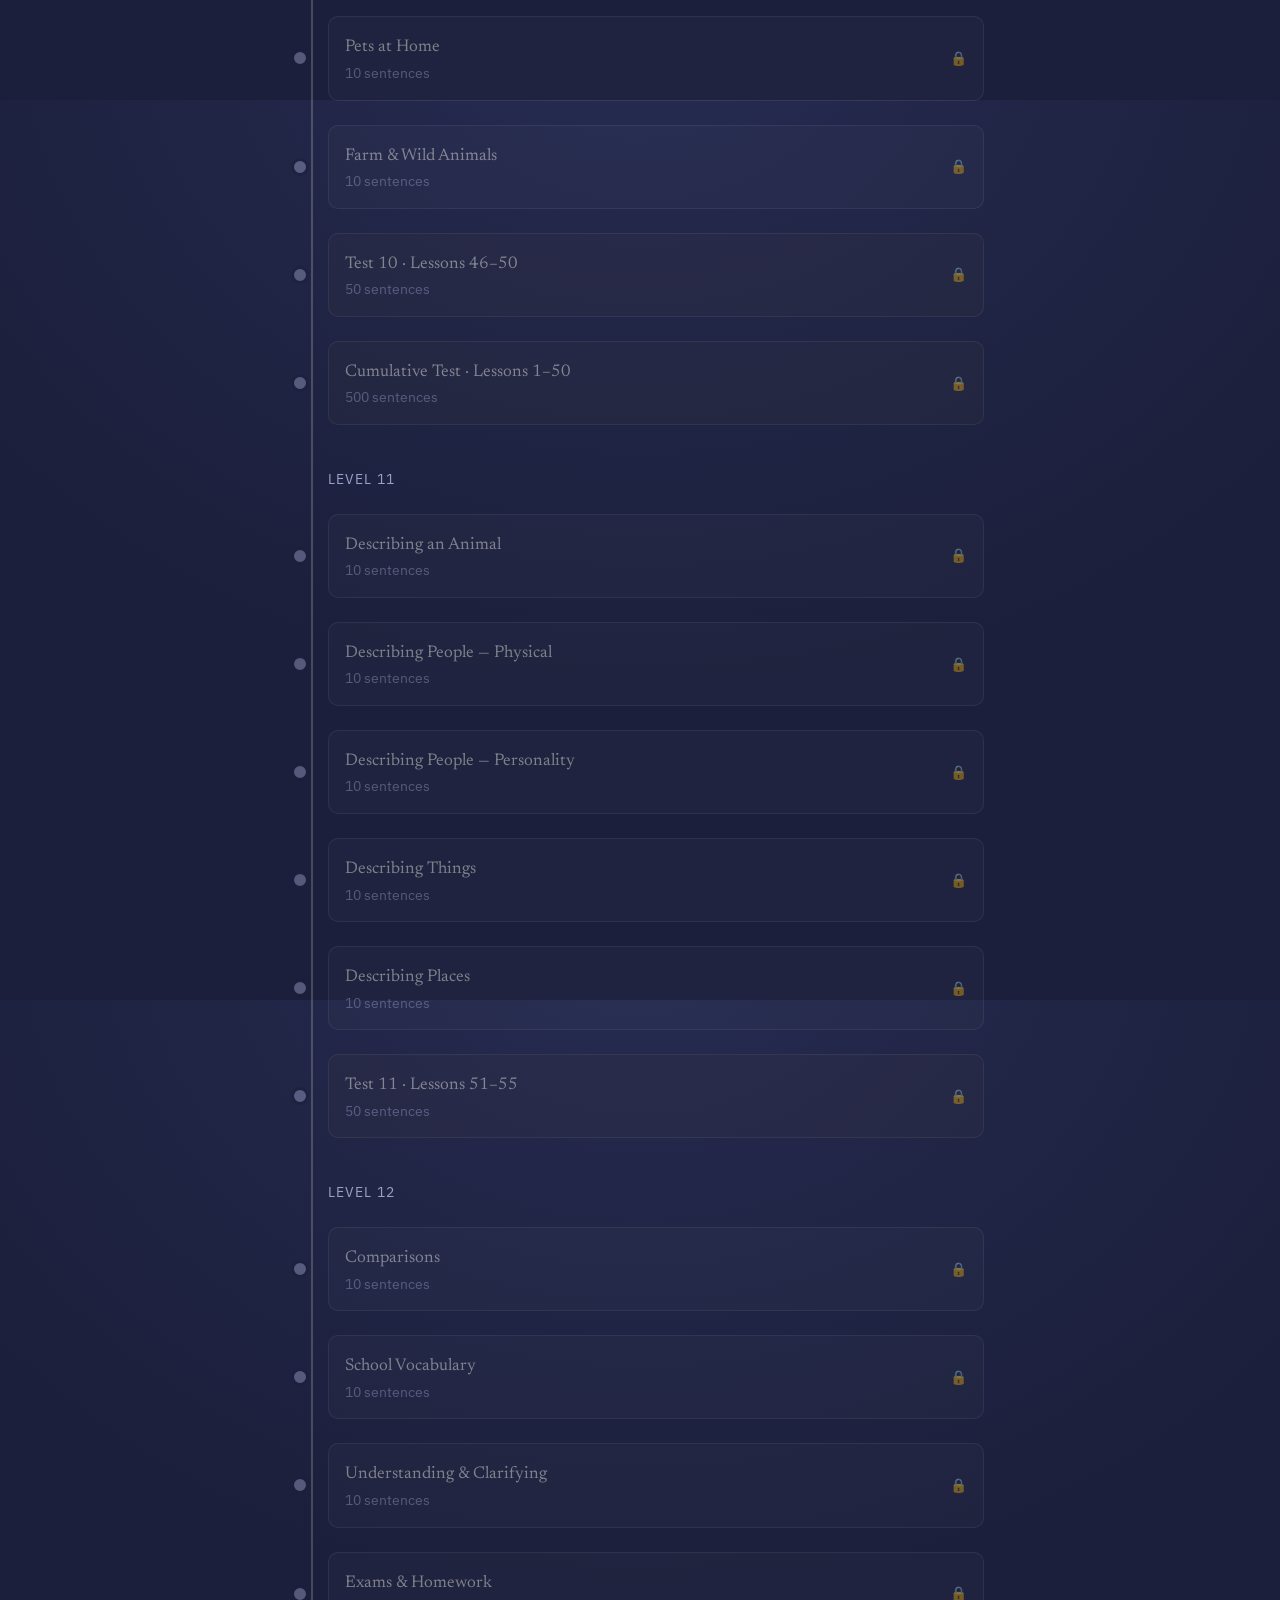
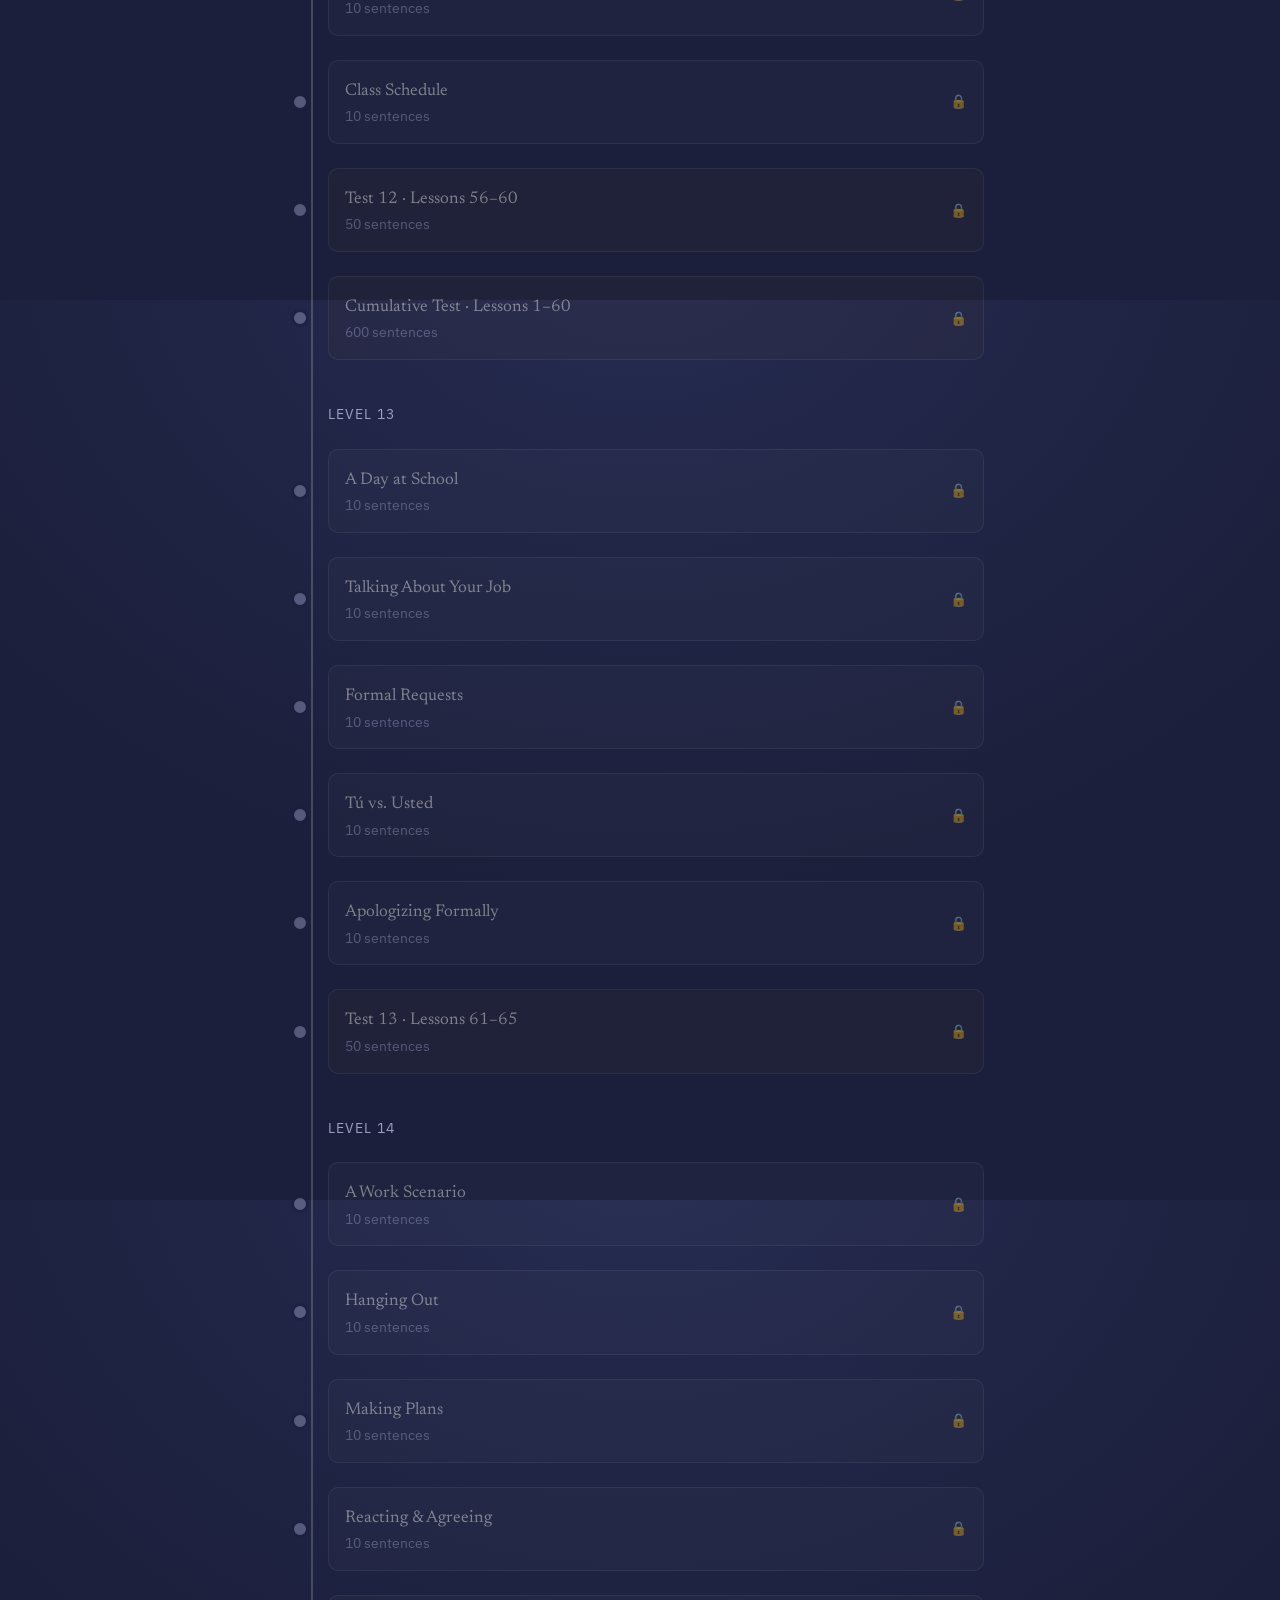
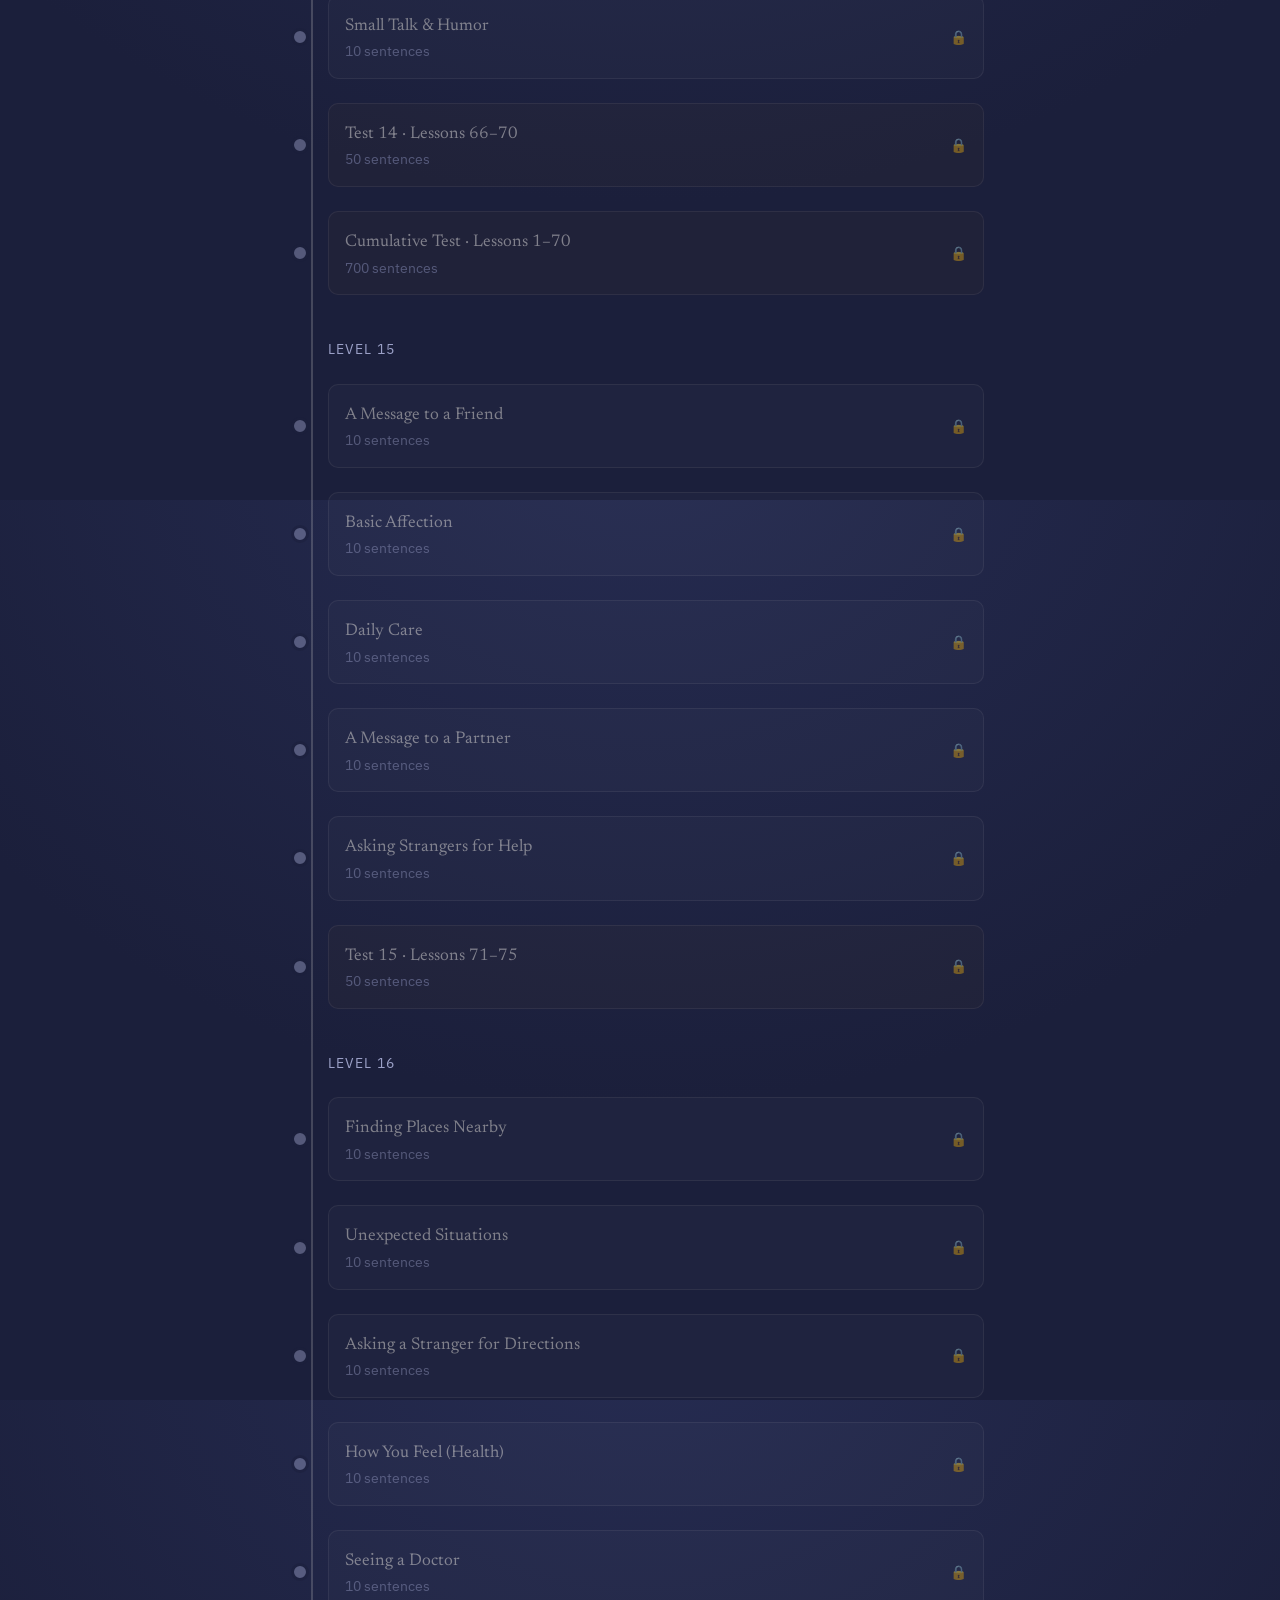
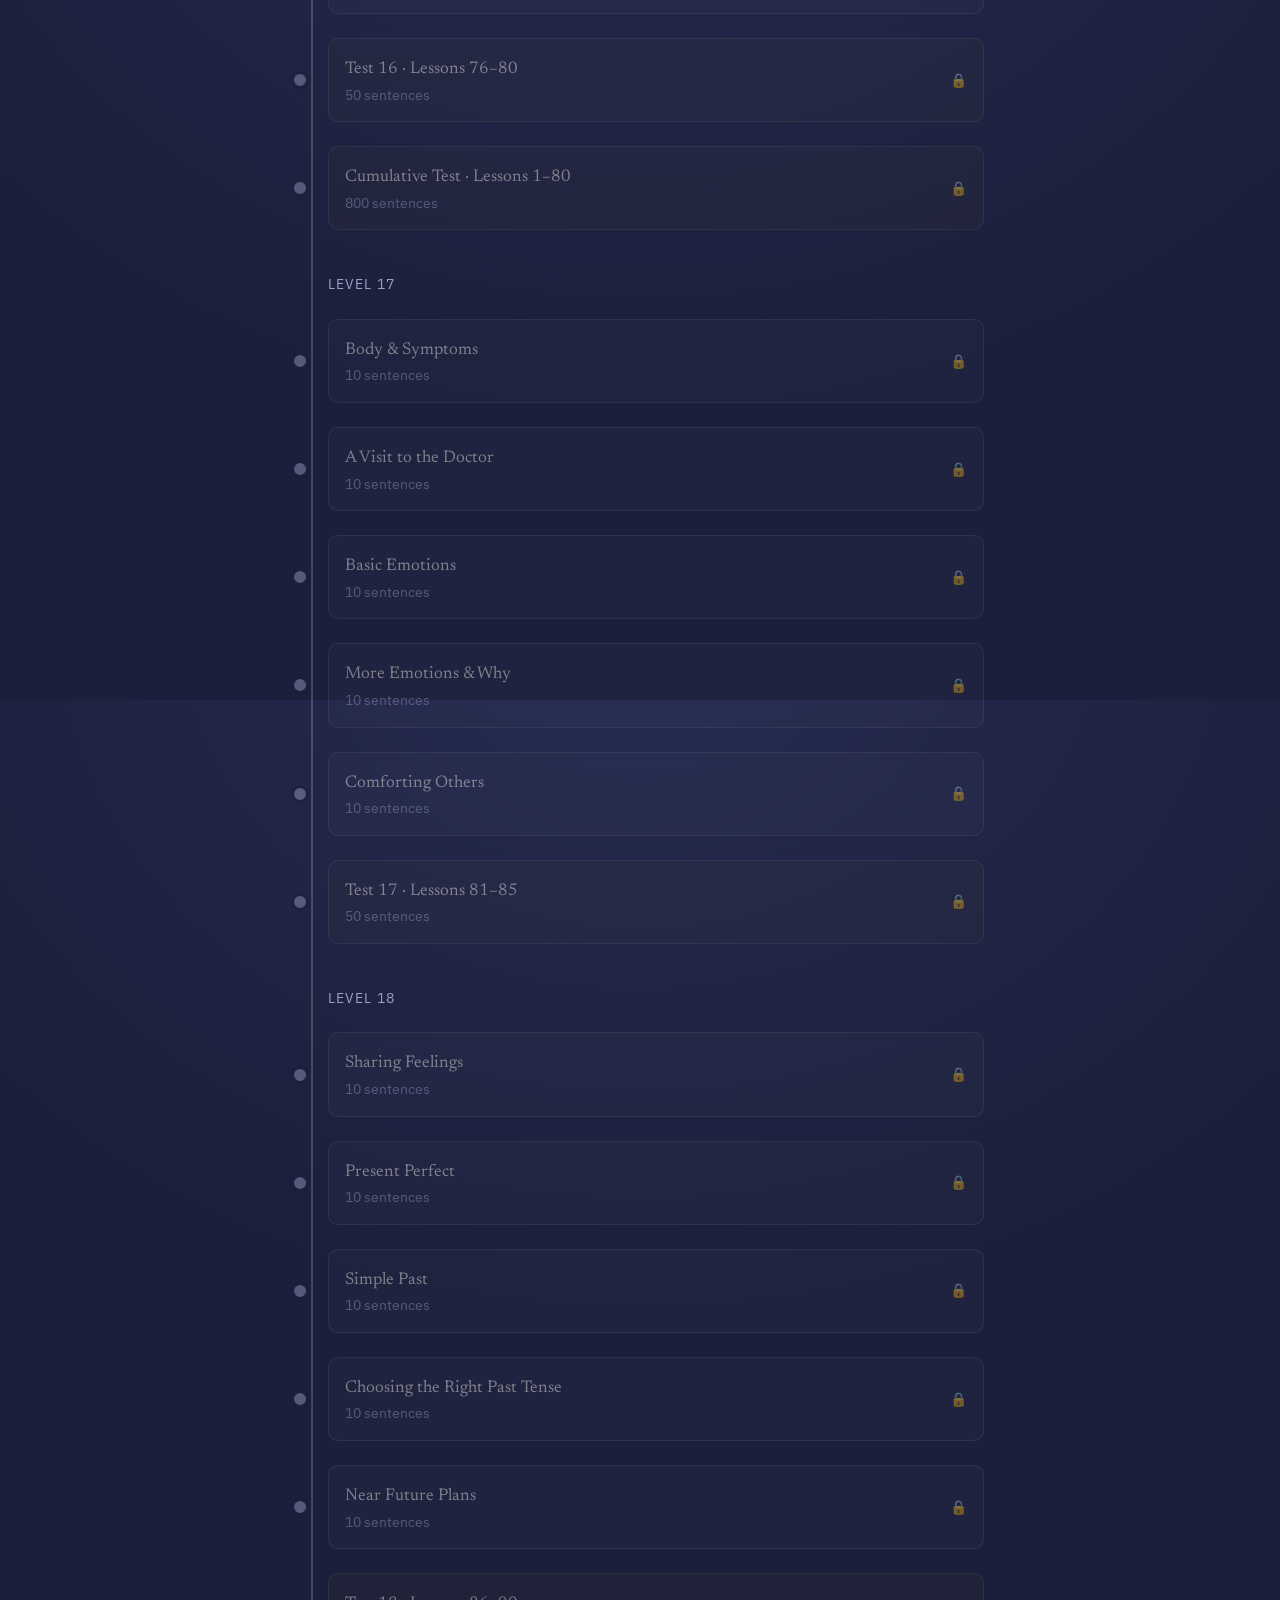
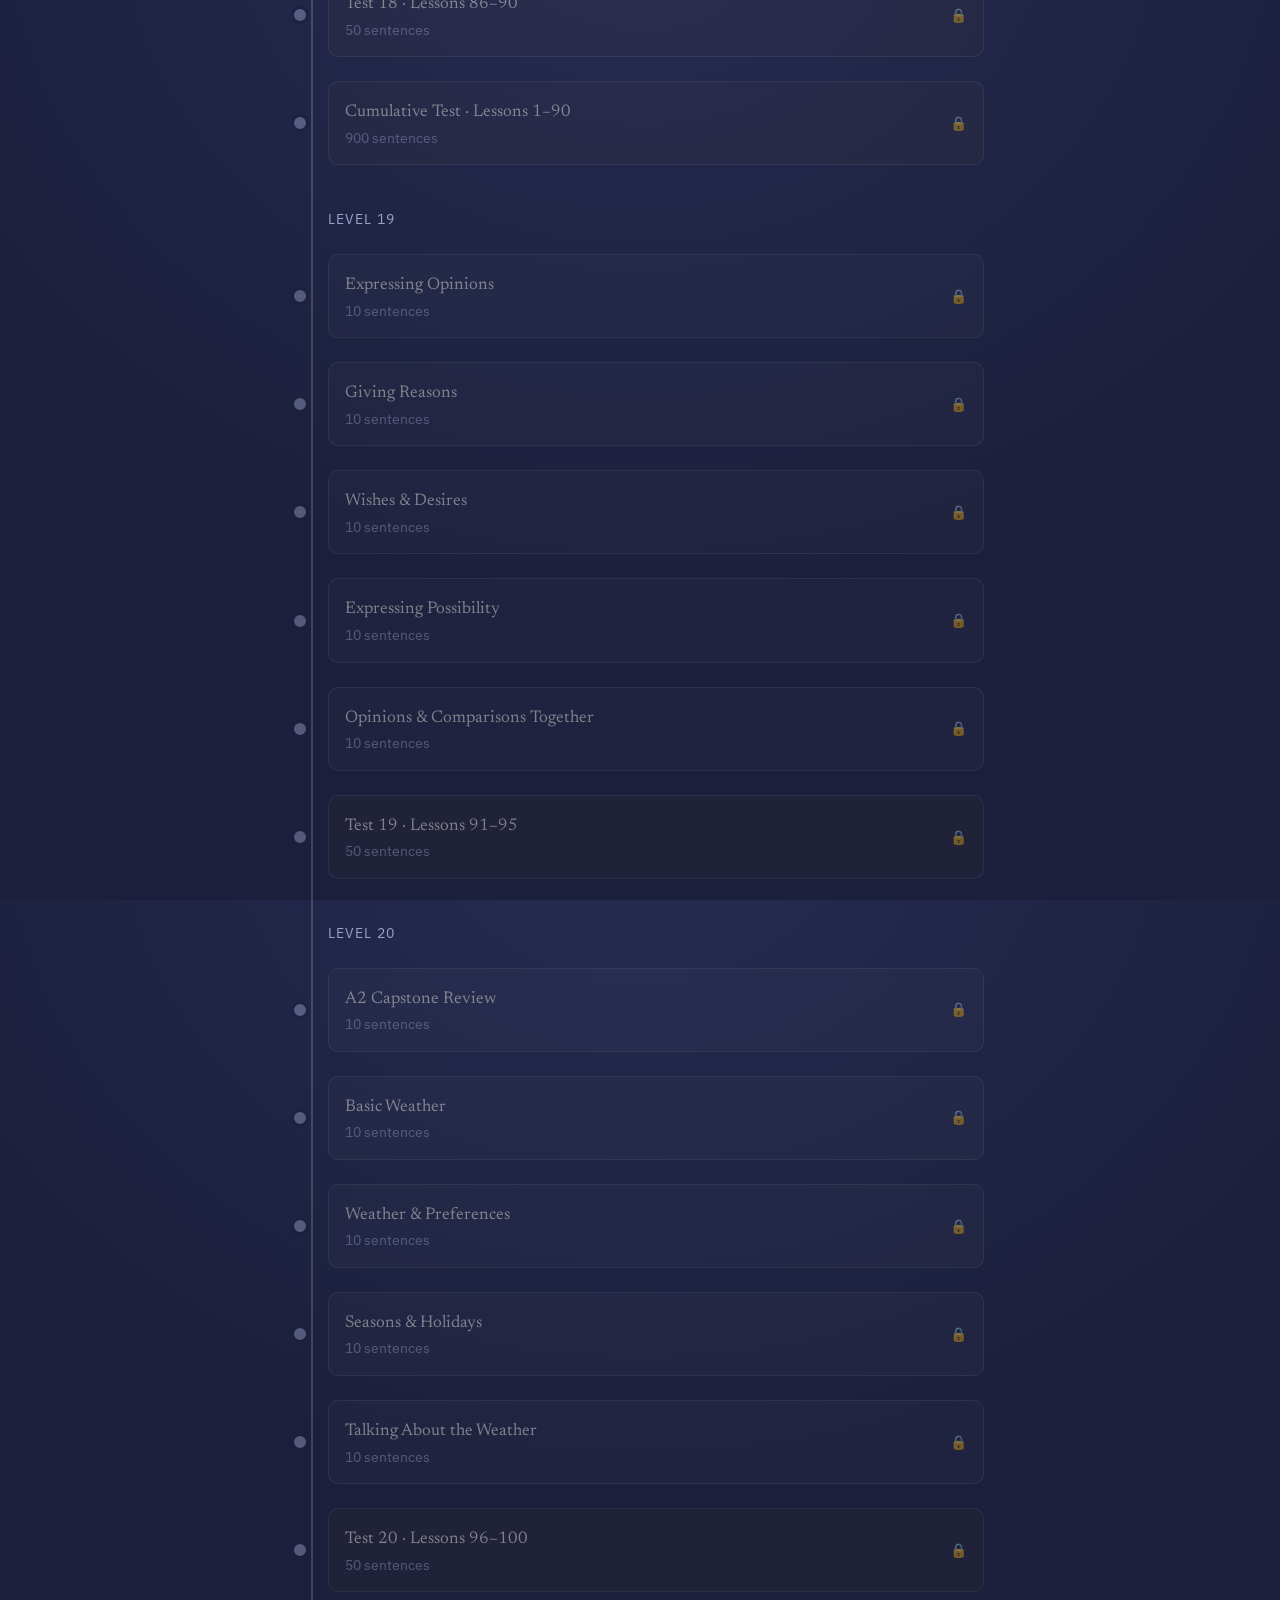
<file: lesson.html>
<!DOCTYPE html>
<html lang="en">
<head>
<meta charset="UTF-8">
<meta name="viewport" content="width=device-width, initial-scale=1.0">
<title>Lesson — Lingua Trail</title>
<link rel="stylesheet" href="css/variables.css">
<link rel="stylesheet" href="css/base.css">
<link rel="stylesheet" href="css/components.css">
<link rel="stylesheet" href="css/responsive.css">
</head>
<body>
<div class="app-shell">

  <div class="topbar">
    <a class="back-link" href="index.html">
      <svg width="16" height="16" viewBox="0 0 24 24" fill="none" stroke="currentColor" stroke-width="2"><path d="M15 18l-6-6 6-6"/></svg>
      Exit lesson
    </a>
    <span class="brand" id="lesson-title-label">Lesson</span>
  </div>

  <!-- Review screen — shown before the lesson starts -->
  <div id="lesson-review-screen">
    <div class="test-header">
      <span class="brand" id="lesson-review-title">Lesson</span>
      <p style="color:var(--ink-soft)" id="lesson-review-subtitle">—</p>
    </div>
    <div class="review-list" id="lesson-review-list"></div>
    <button class="btn btn-primary" id="start-lesson-btn" style="width:100%">Start Lesson</button>
  </div>

  <div class="lesson-progress" id="lesson-progress-wrap" hidden>
    <div class="bar"><span id="progress-bar-fill" style="width:0%"></span></div>
    <span class="count" id="progress-count">0 / 0</span>
  </div>

  <!-- Main practice card -->
  <div class="card-stage" id="card-stage" hidden>
    <div class="sentence-card" id="sentence-card">

      <div class="card-face card-front">
        <p class="card-prompt" id="card-prompt-text">—</p>
        <button class="mic-button" id="mic-button" aria-label="Microphone">
          <svg viewBox="0 0 24 24" fill="none" stroke="currentColor" stroke-width="2"><path d="M12 1a3 3 0 00-3 3v8a3 3 0 006 0V4a3 3 0 00-3-3z"/><path d="M19 10v2a7 7 0 01-14 0v-2M12 19v4M8 23h8"/></svg>
        </button>
        <div class="voice-meter" aria-hidden="true"><span></span><span></span><span></span><span></span><span></span></div>
        <p class="card-status" id="card-status-text">Get ready…</p>
        <button class="listen-btn" id="hint-btn" hidden aria-label="Hear the correct pronunciation">
          🔄 Hear pronunciation
        </button>
      </div>

      <div class="card-face card-back">
        <p class="card-target" id="card-target-text">—</p>
        <p class="card-english-echo" id="card-echo-text">—</p>
        <button class="listen-btn" id="listen-btn">
          <svg width="16" height="16" viewBox="0 0 24 24" fill="none" stroke="currentColor" stroke-width="2"><path d="M11 5L6 9H2v6h4l5 4V5z"/><path d="M15.5 8.5a5 5 0 010 7"/></svg>
          Hear it again
        </button>
        <button class="btn btn-primary" id="continue-btn" hidden>Continue</button>
      </div>

    </div>
  </div>

  <!-- Lesson result — shown in place, styled like the rest of this page -->
  <div class="notice-panel" id="panel-complete" hidden style="align-items:stretch">
    <div class="result-score" style="padding:0">
      <span class="big-score" id="complete-big-score">0%</span>
      <p class="sub" id="complete-sub">0 / 0 correct</p>
    </div>
    <div class="result-categories" id="complete-categories">
      <div class="cat">
        <span class="cat-num" id="complete-correct-num">0</span>
        <span class="cat-label">Correct</span>
      </div>
      <div class="cat">
        <span class="cat-num" id="complete-wrong-num">0</span>
        <span class="cat-label">Wrong</span>
      </div>
      <div class="cat">
        <span class="cat-num" id="complete-time-num">0:00</span>
        <span class="cat-label">Time</span>
      </div>
    </div>
    <div class="action-row">
      <a class="btn btn-secondary" href="index.html">Dashboard</a>
      <button class="btn btn-primary" id="review-mistakes-btn" hidden>Review Mistakes</button>
      <a class="btn btn-primary" id="next-lesson-btn" href="#" hidden>Next lesson</a>
    </div>
  </div>

</div>

<script src="js/config.js"></script>
<script src="js/data.js"></script>
<script src="js/utils.js"></script>
<script src="js/storage.js"></script>
<script src="js/progressEngine.js"></script>
<script src="js/speechEngine.js"></script>
<script src="js/lessonEngine.js"></script>
<script src="js/lessonPage.js"></script>
</body>
</html>
</file>
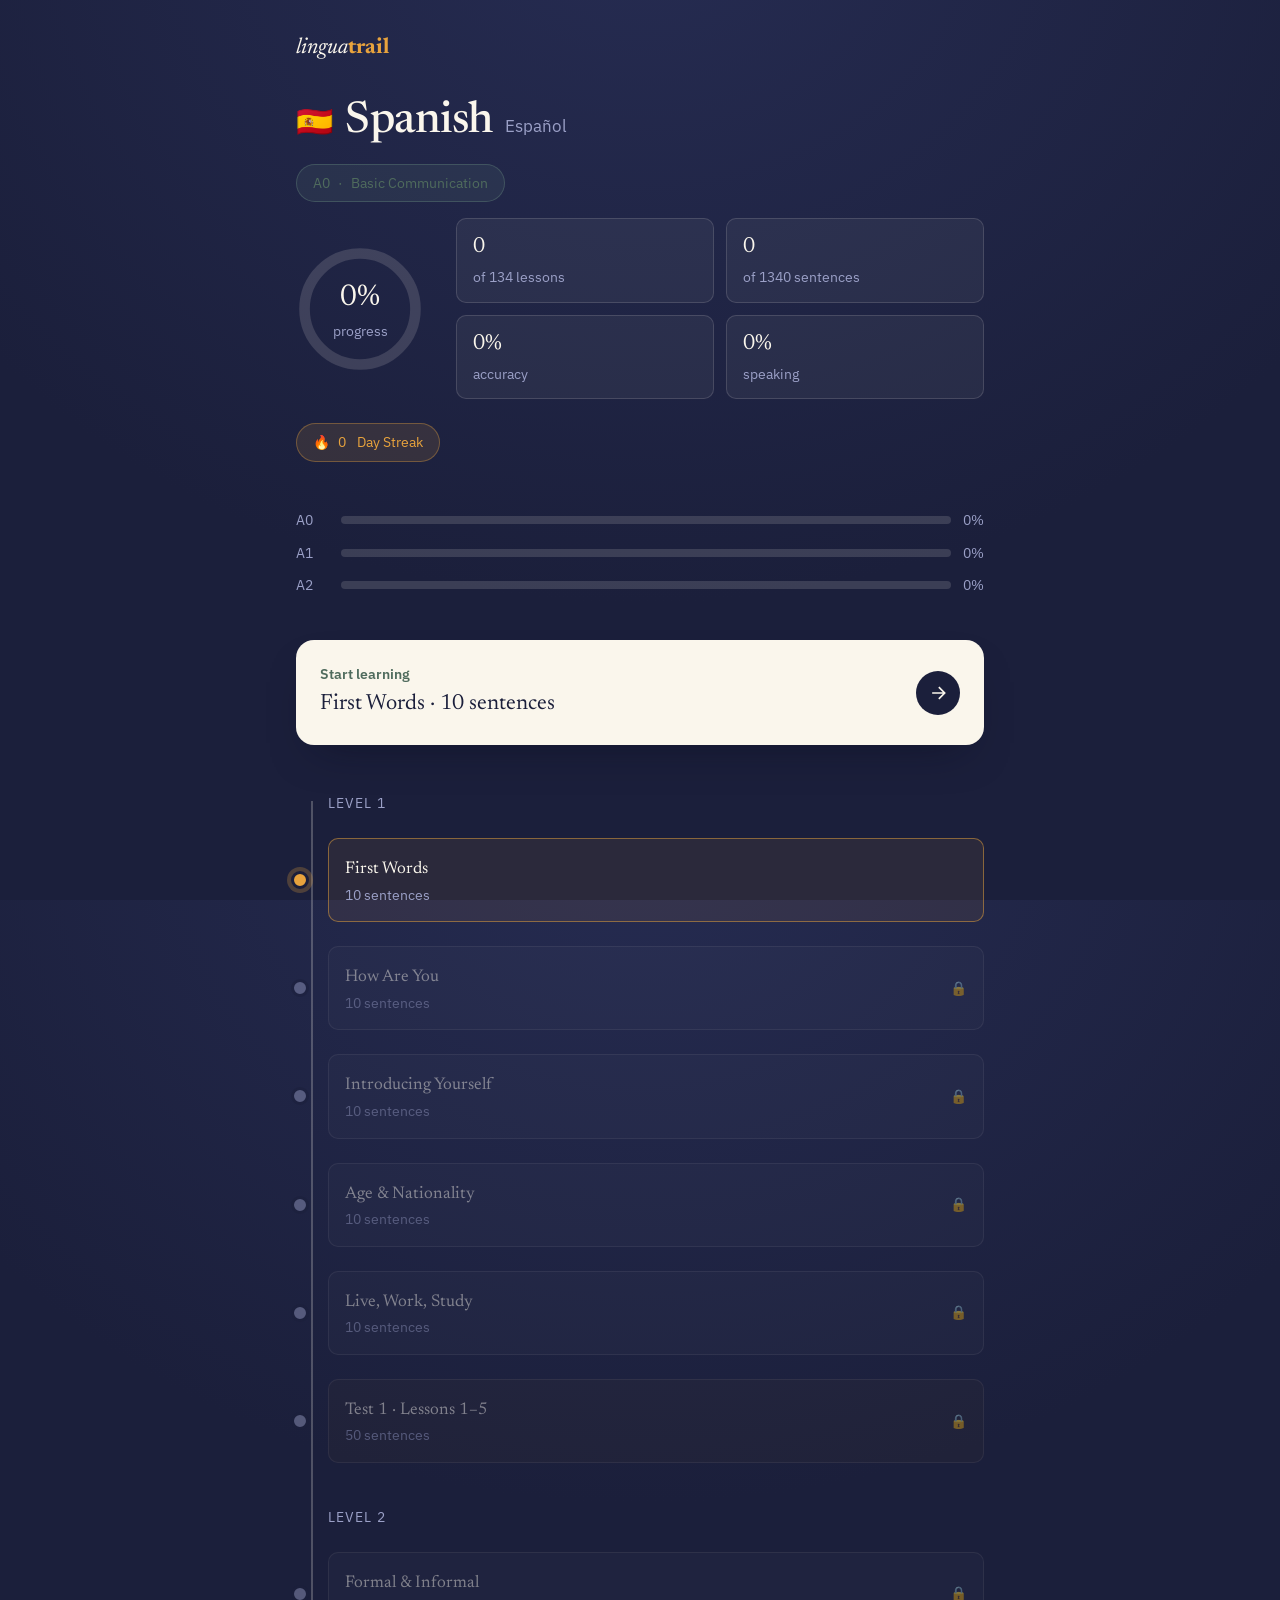
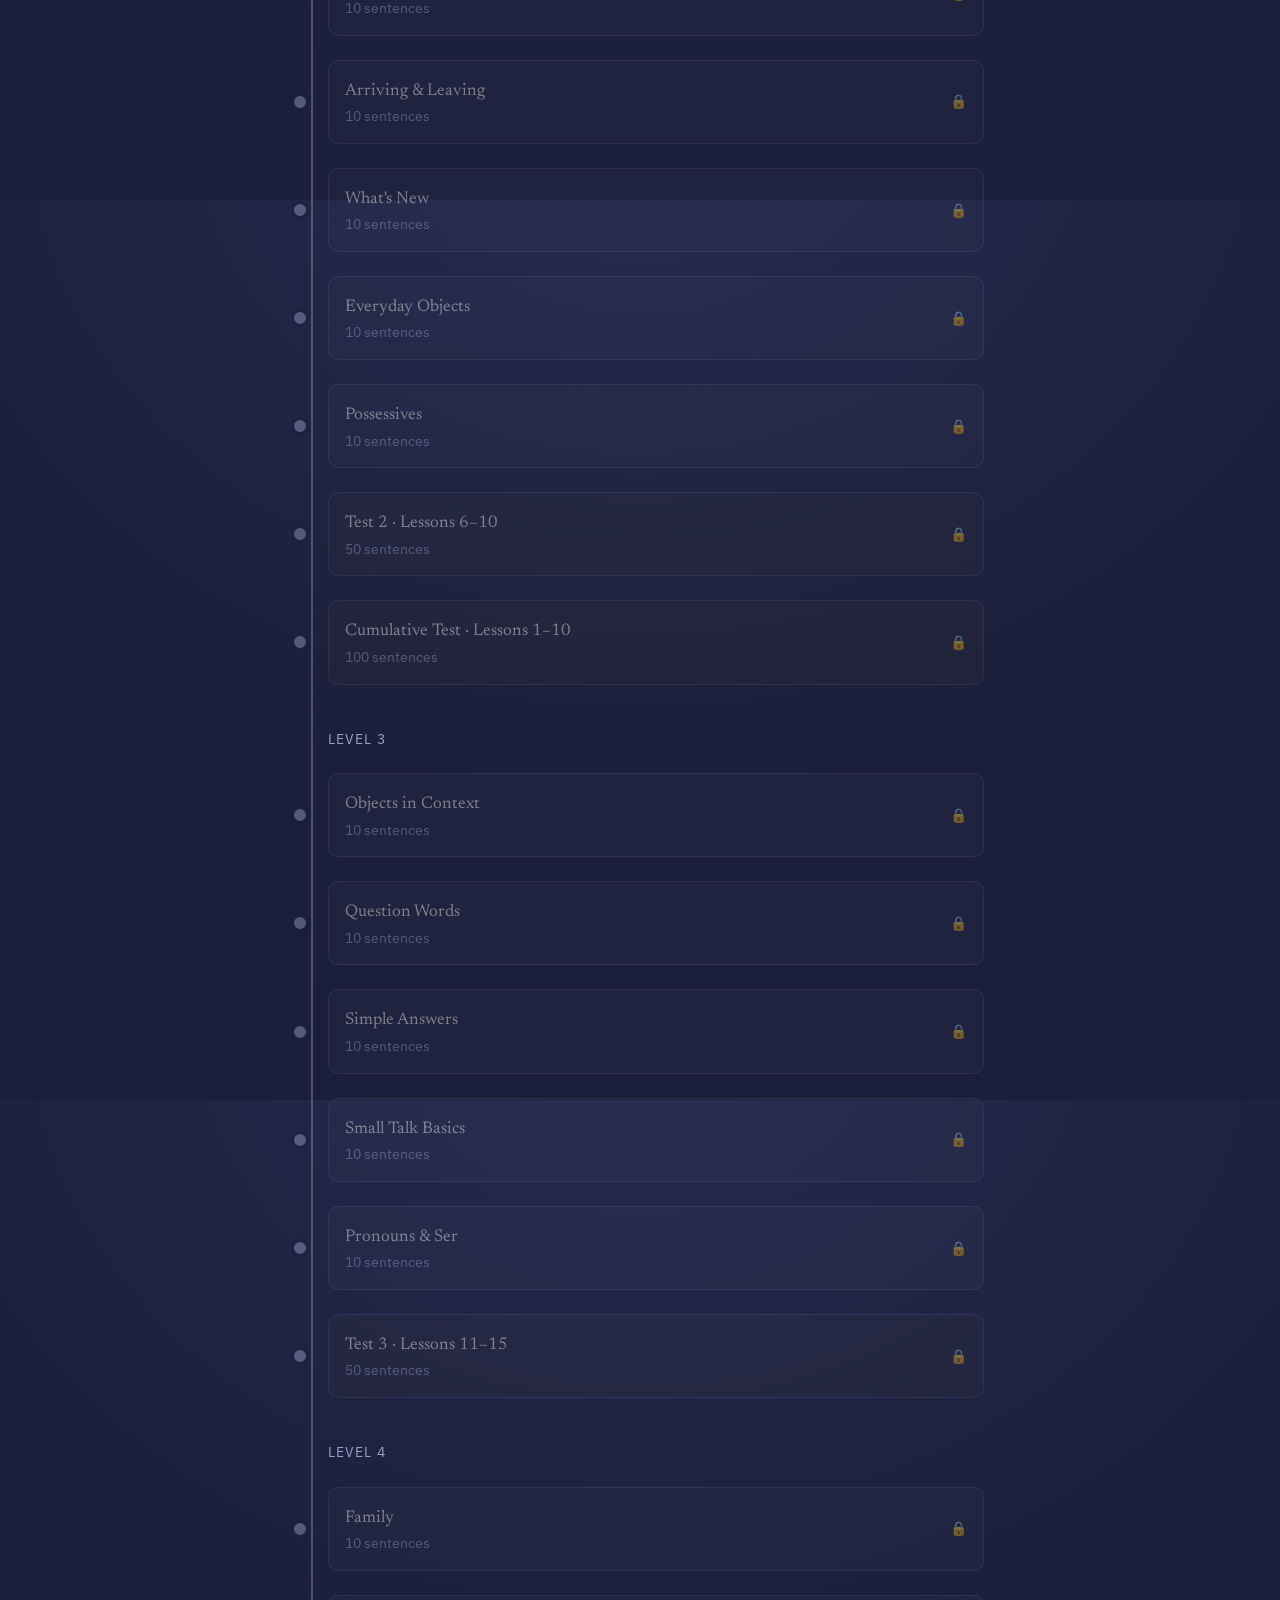
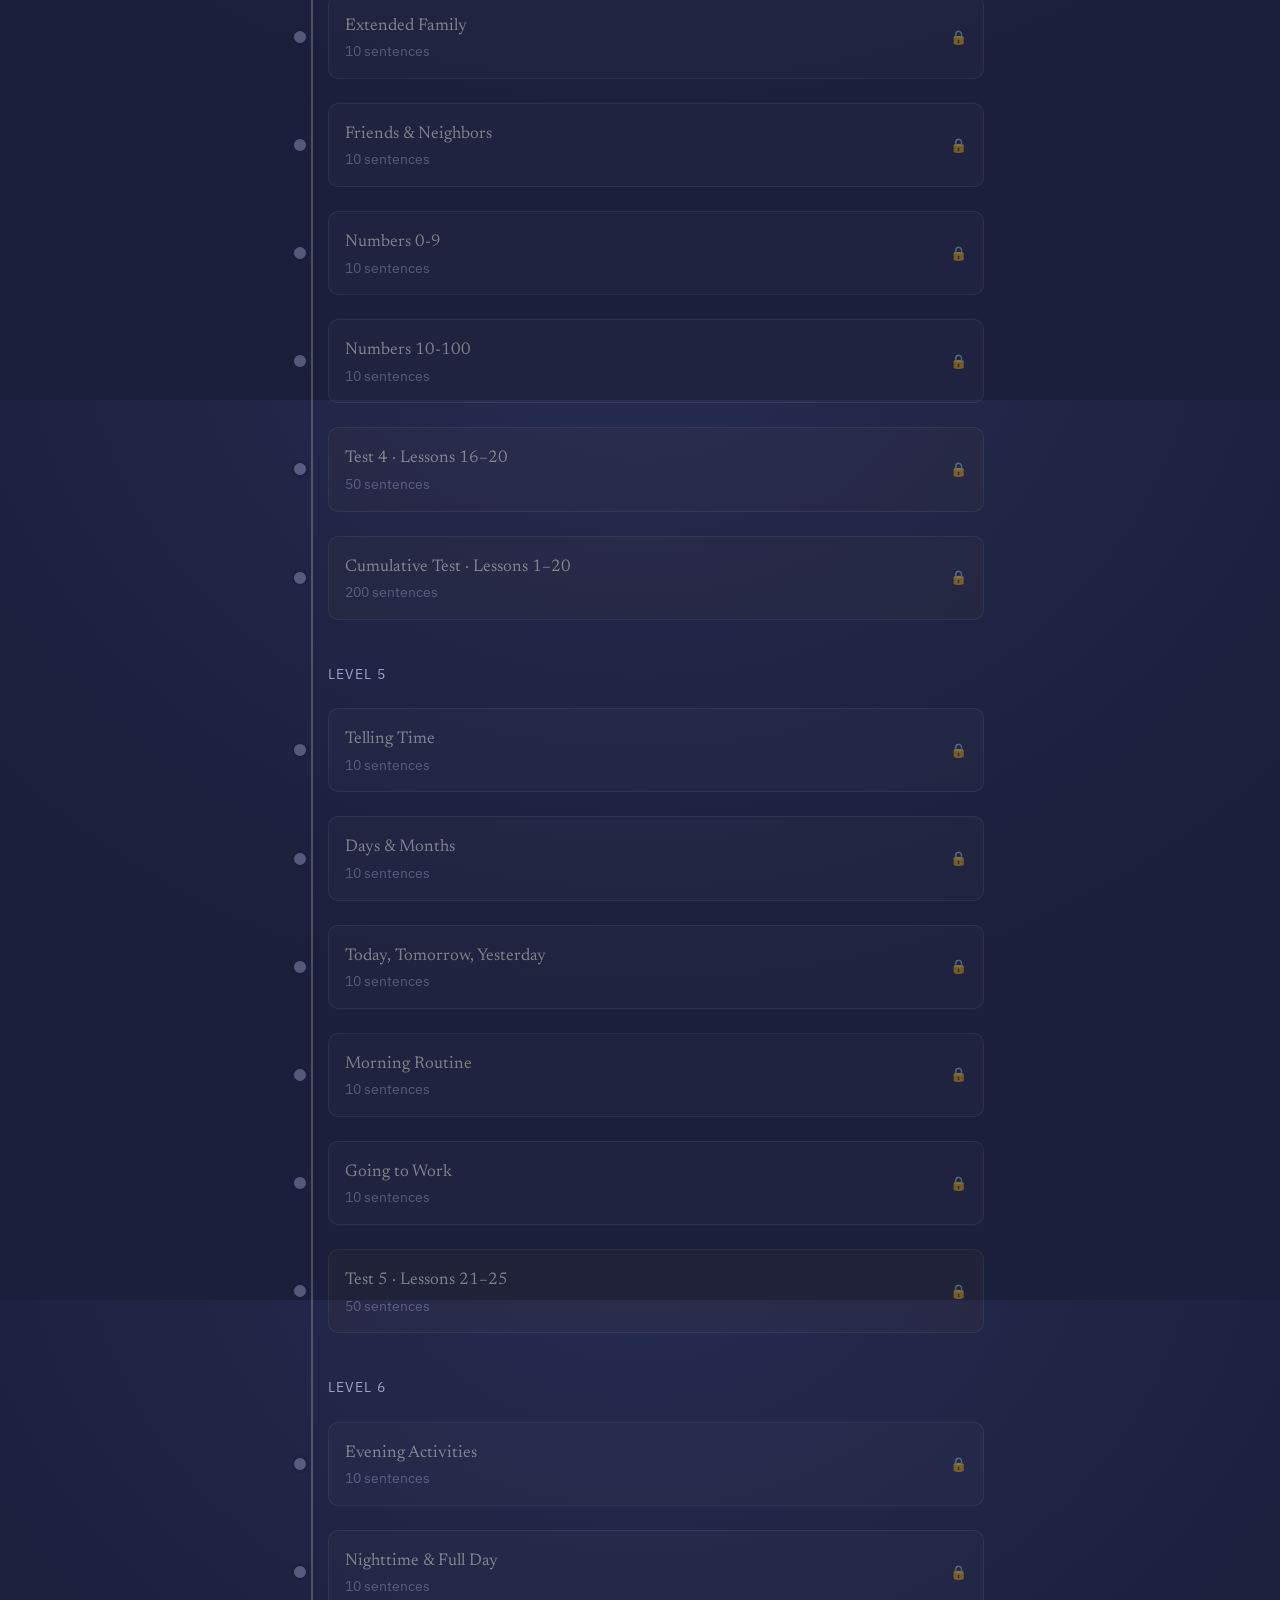
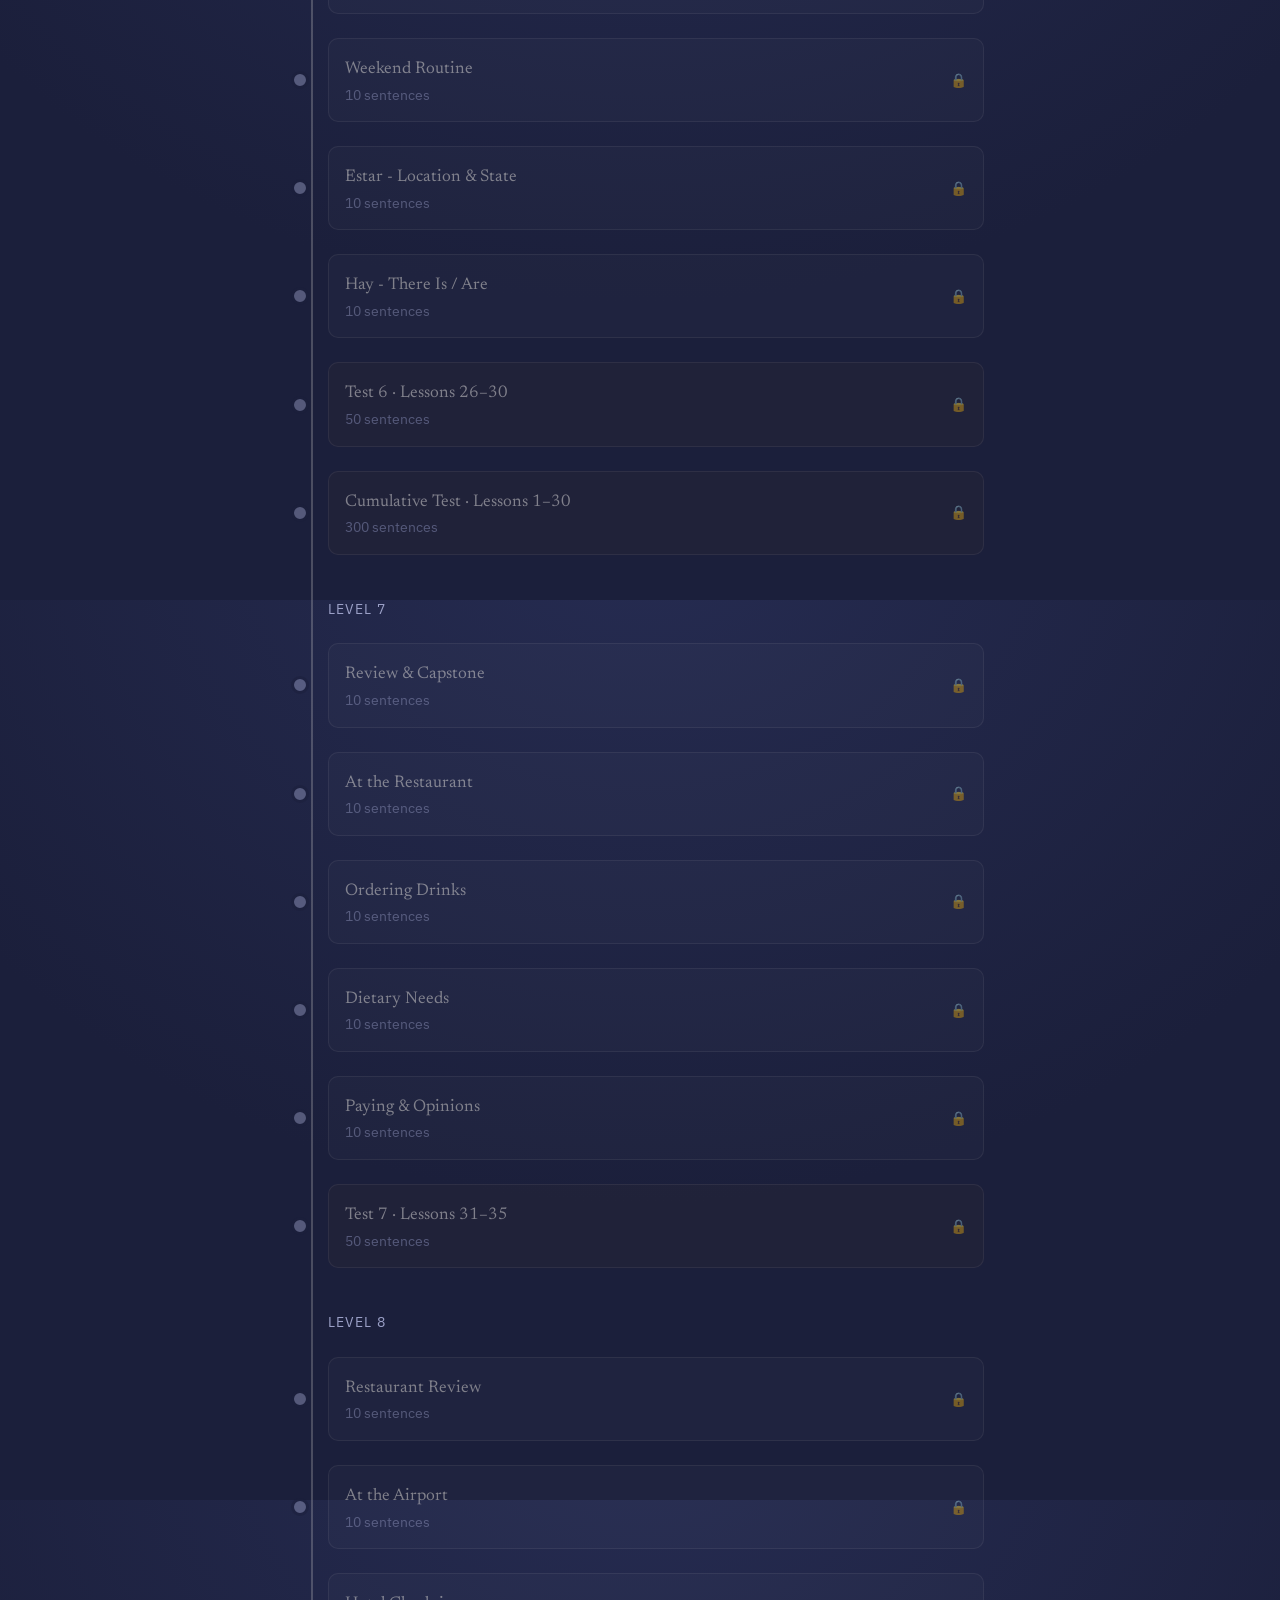
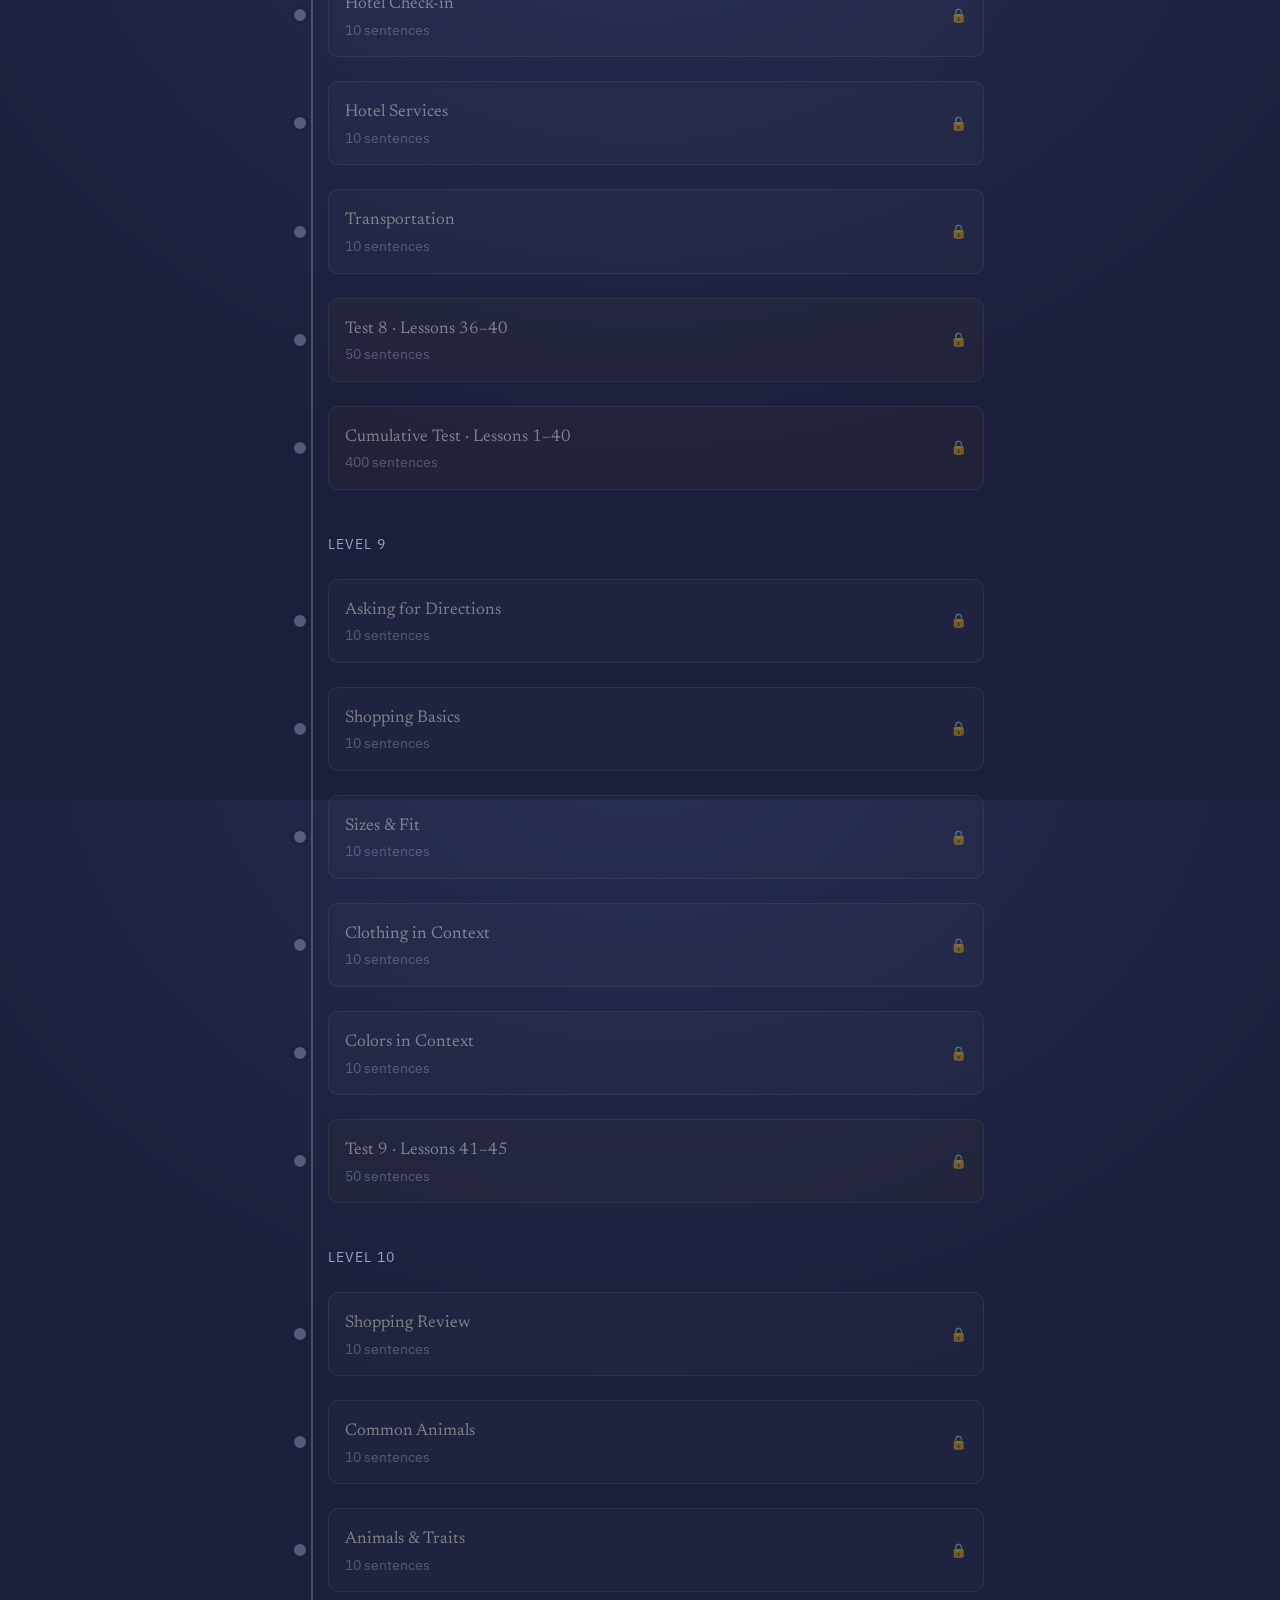
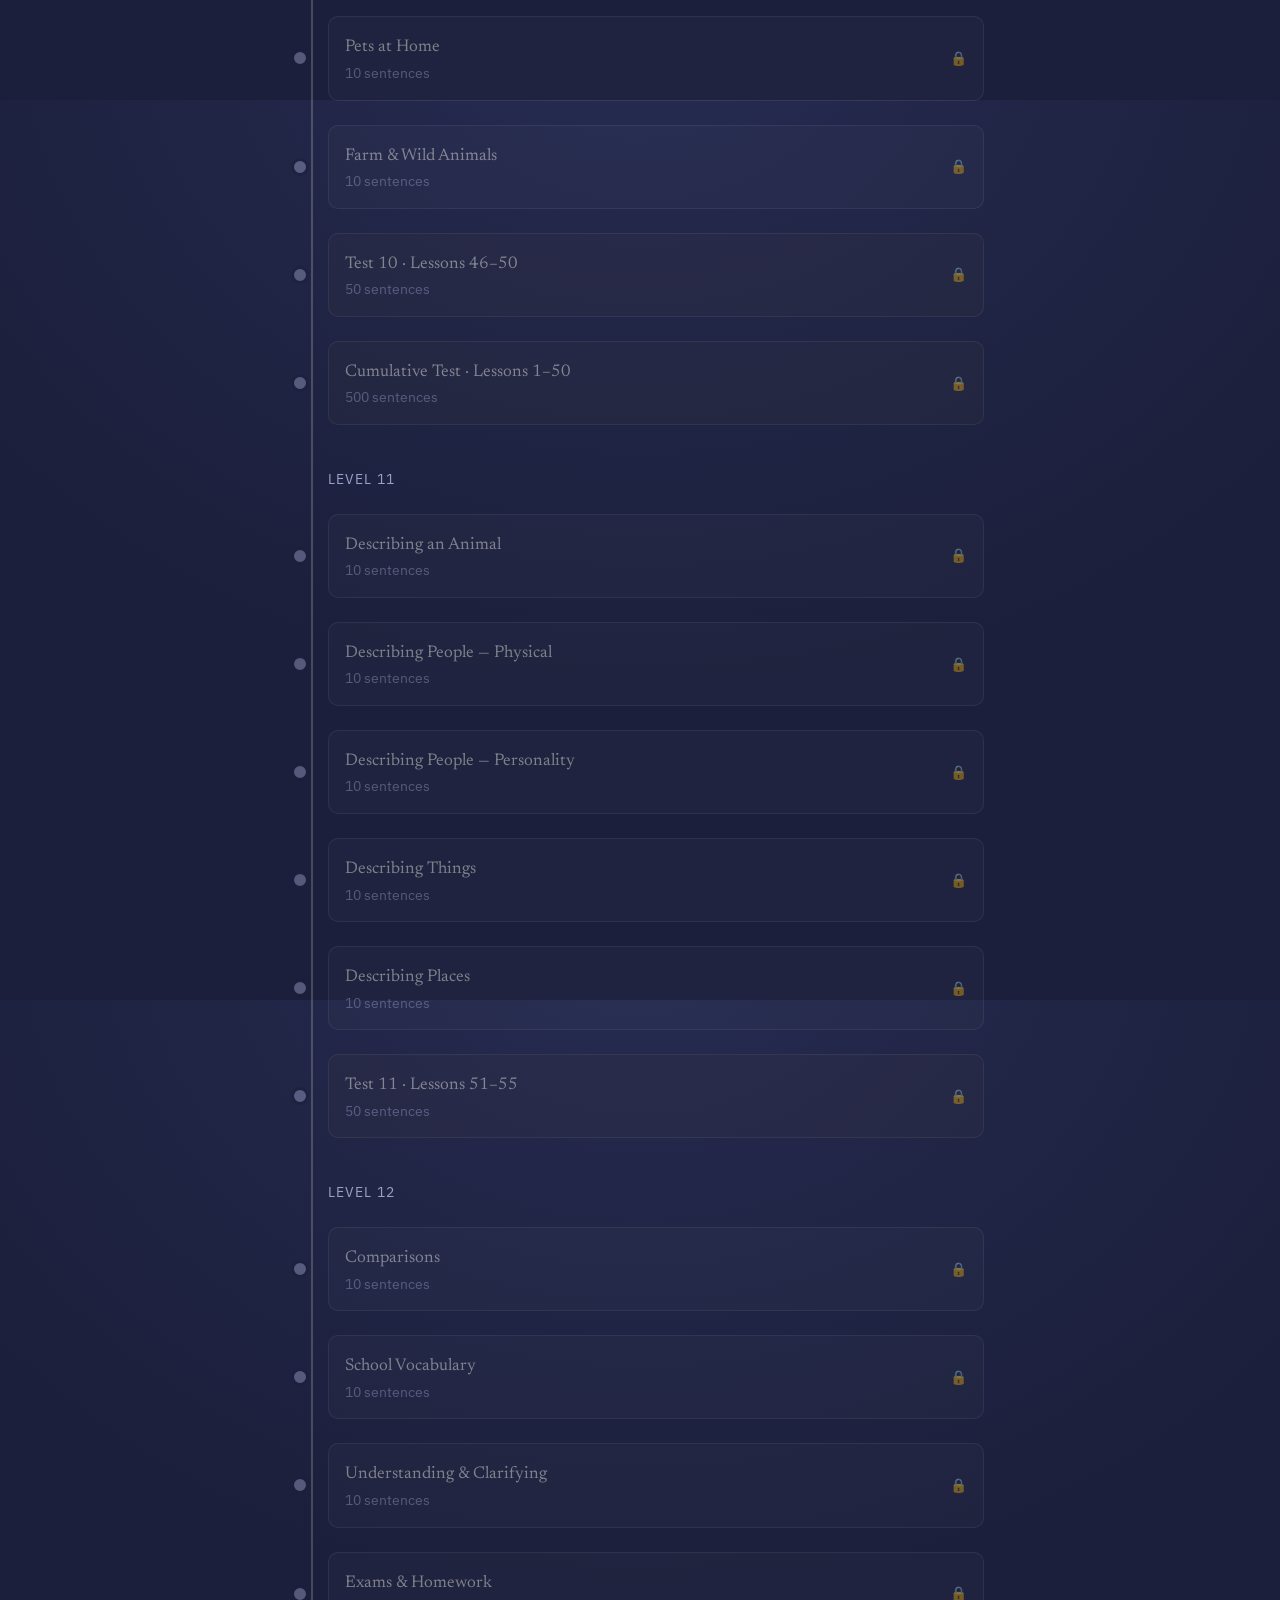
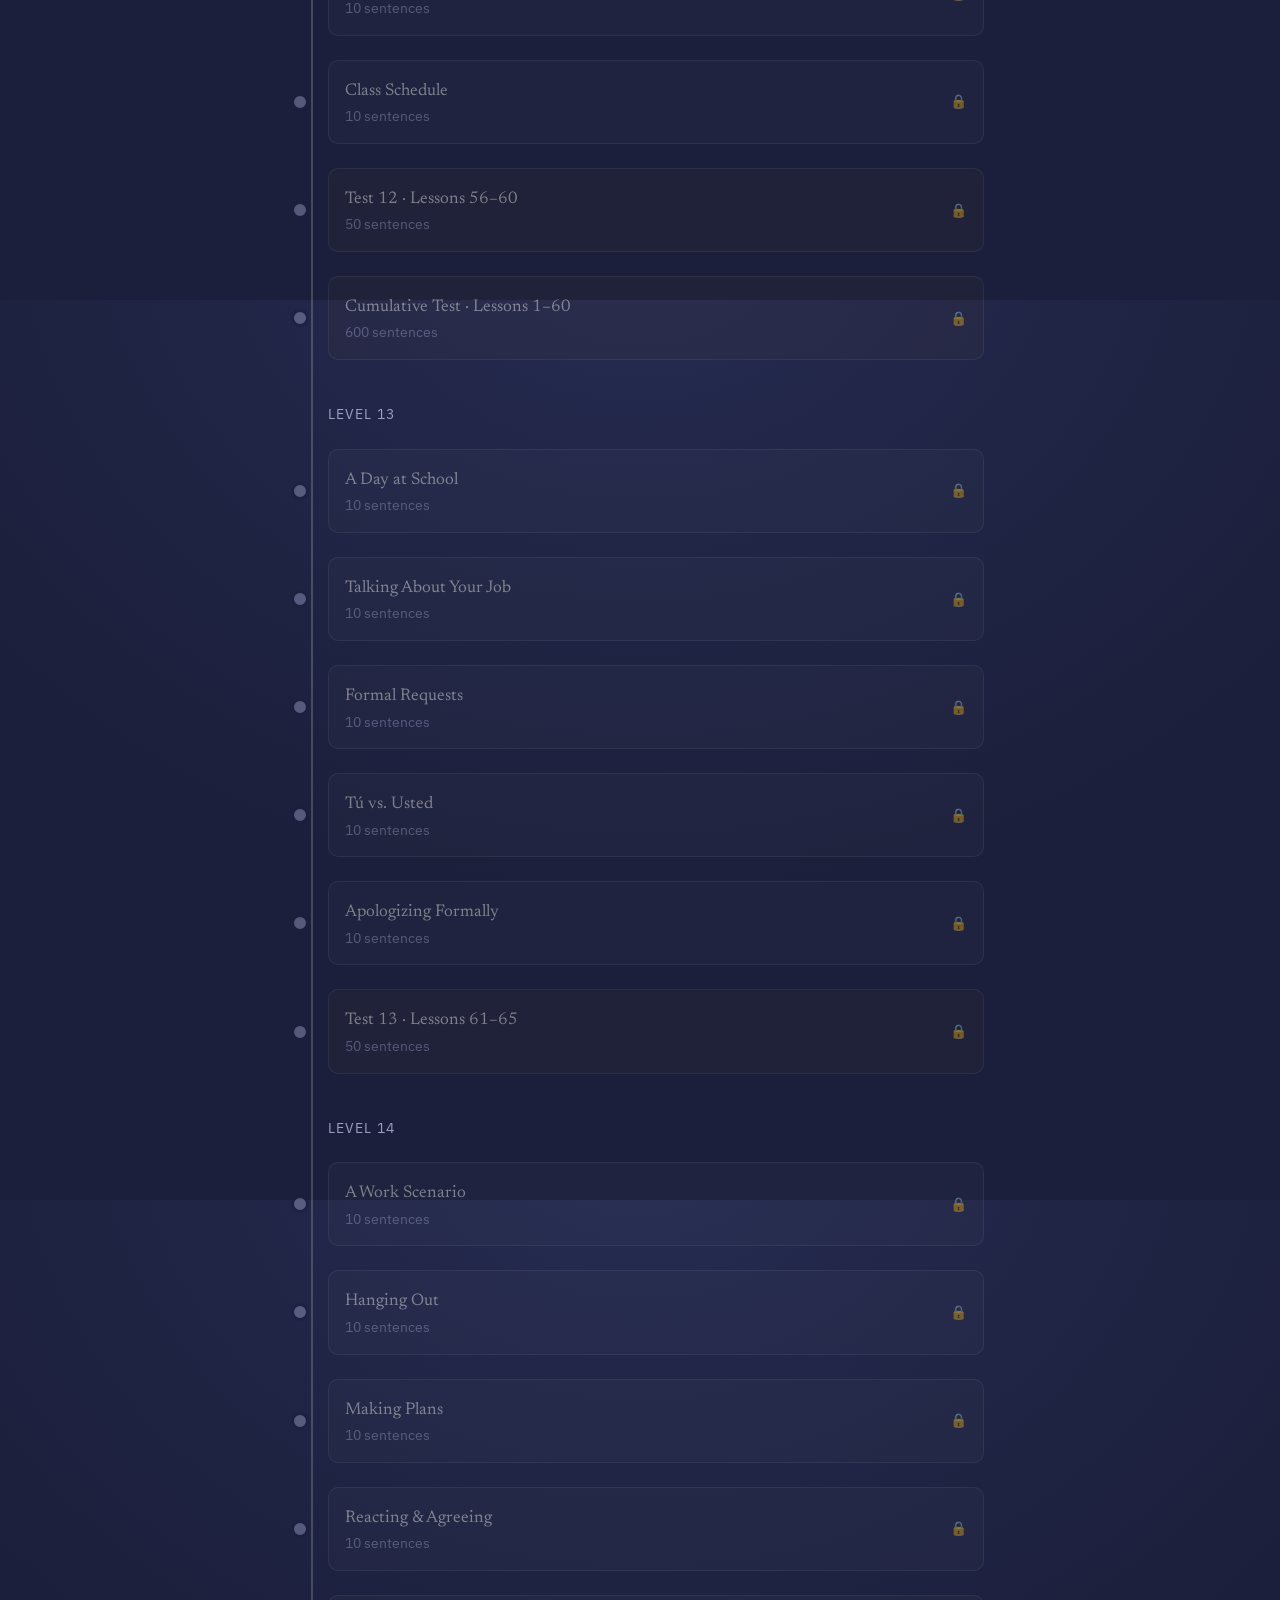
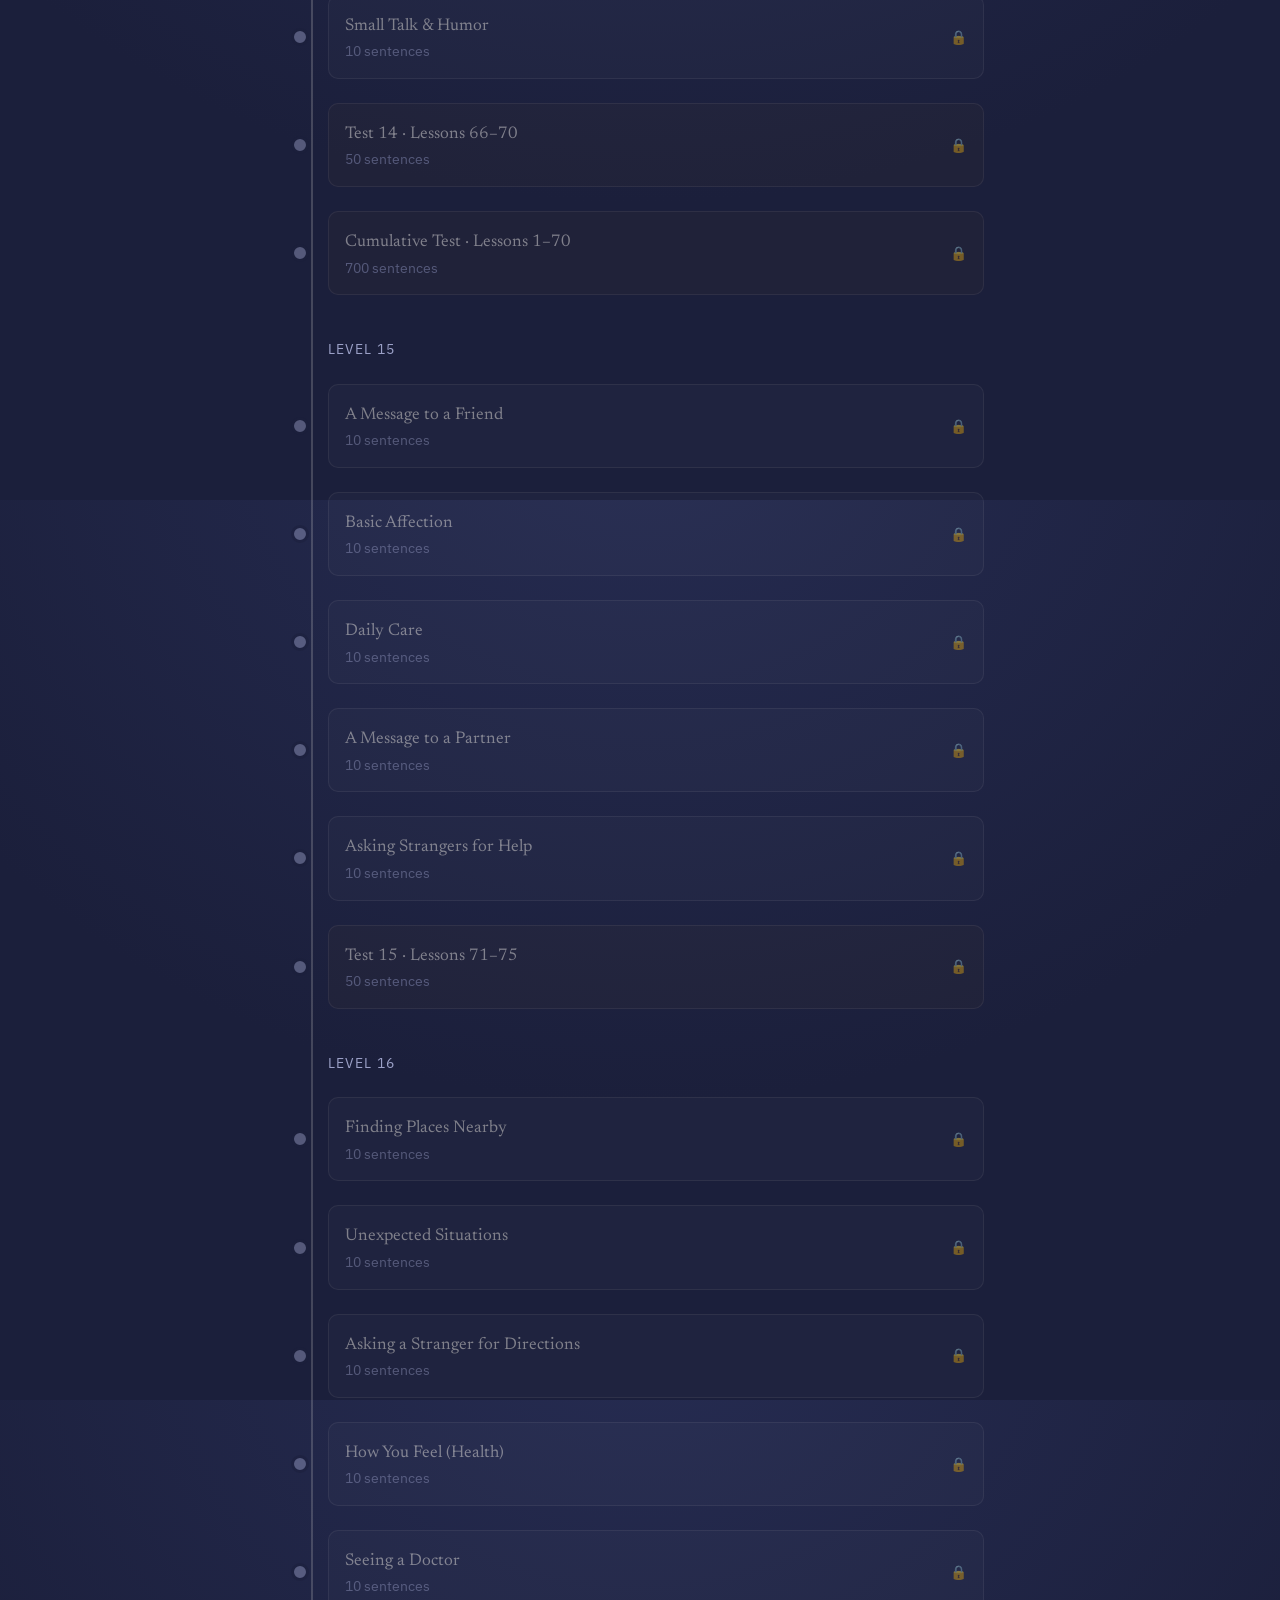
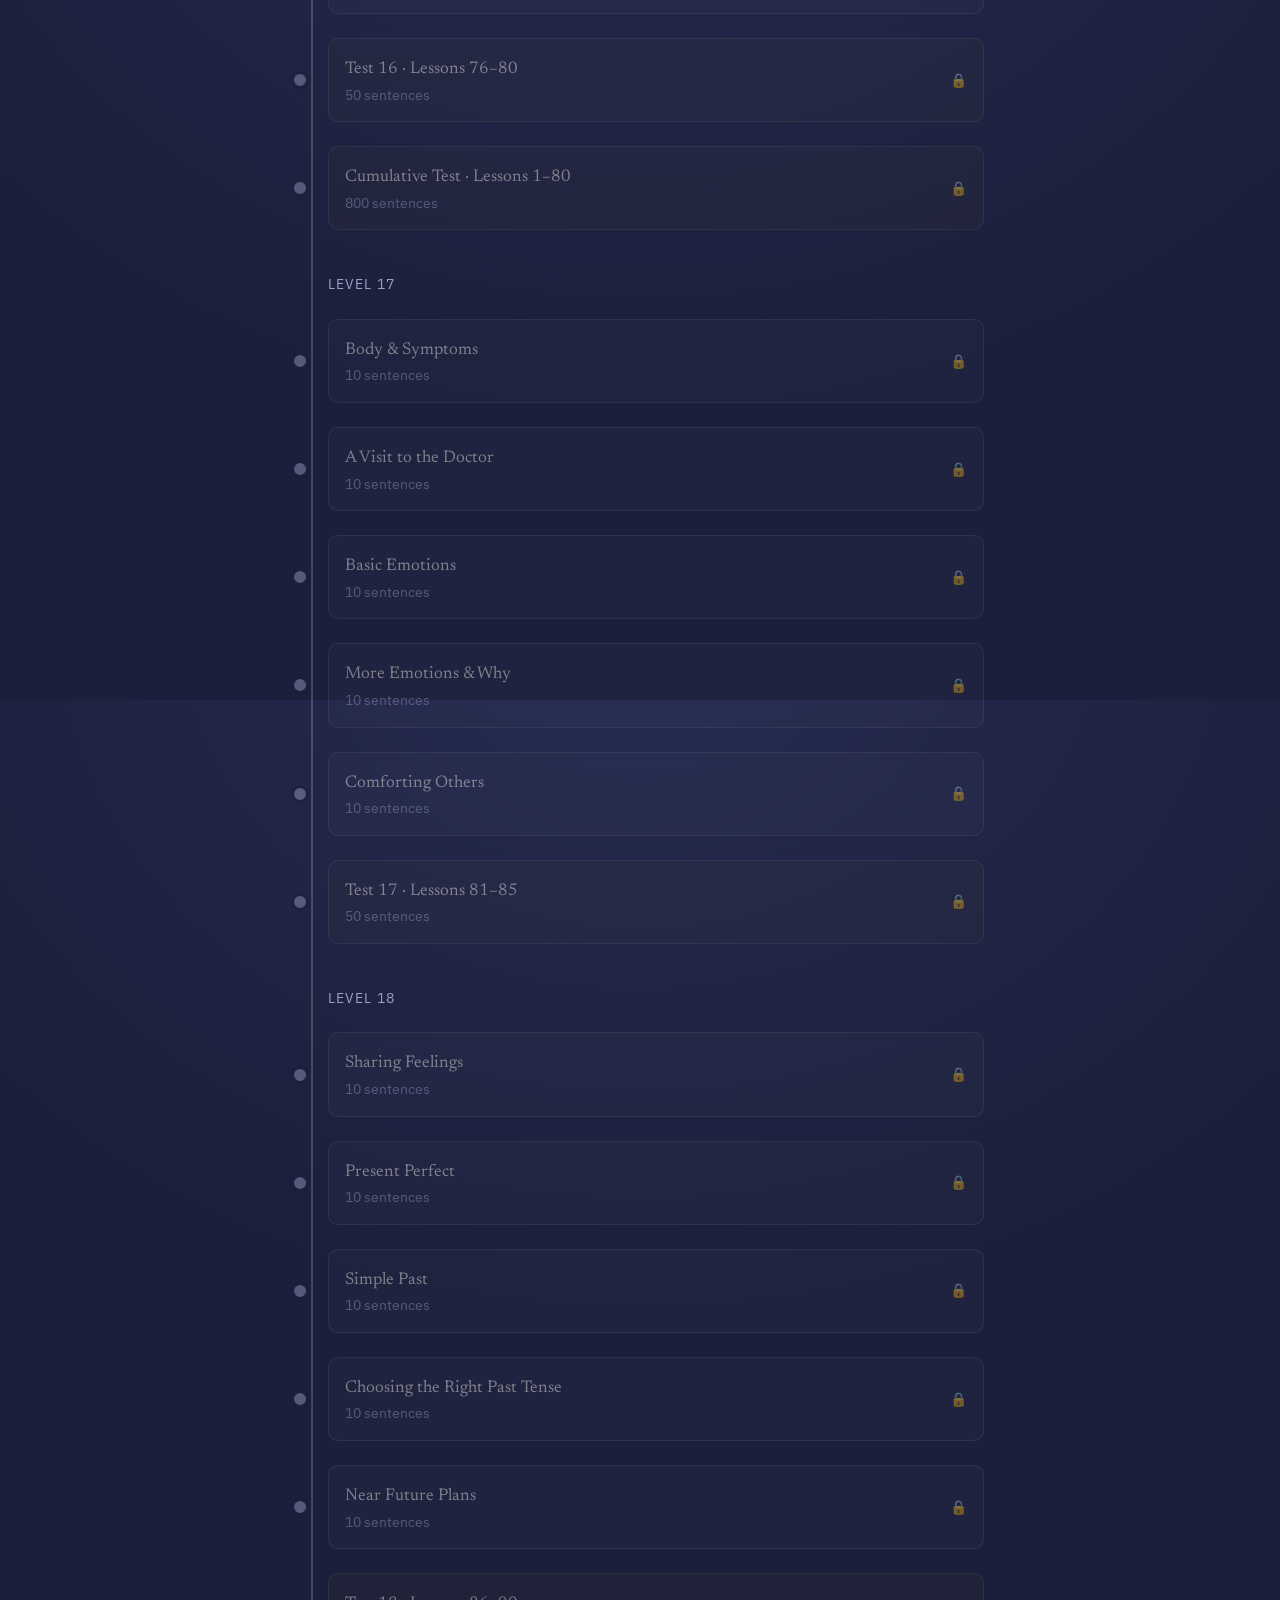
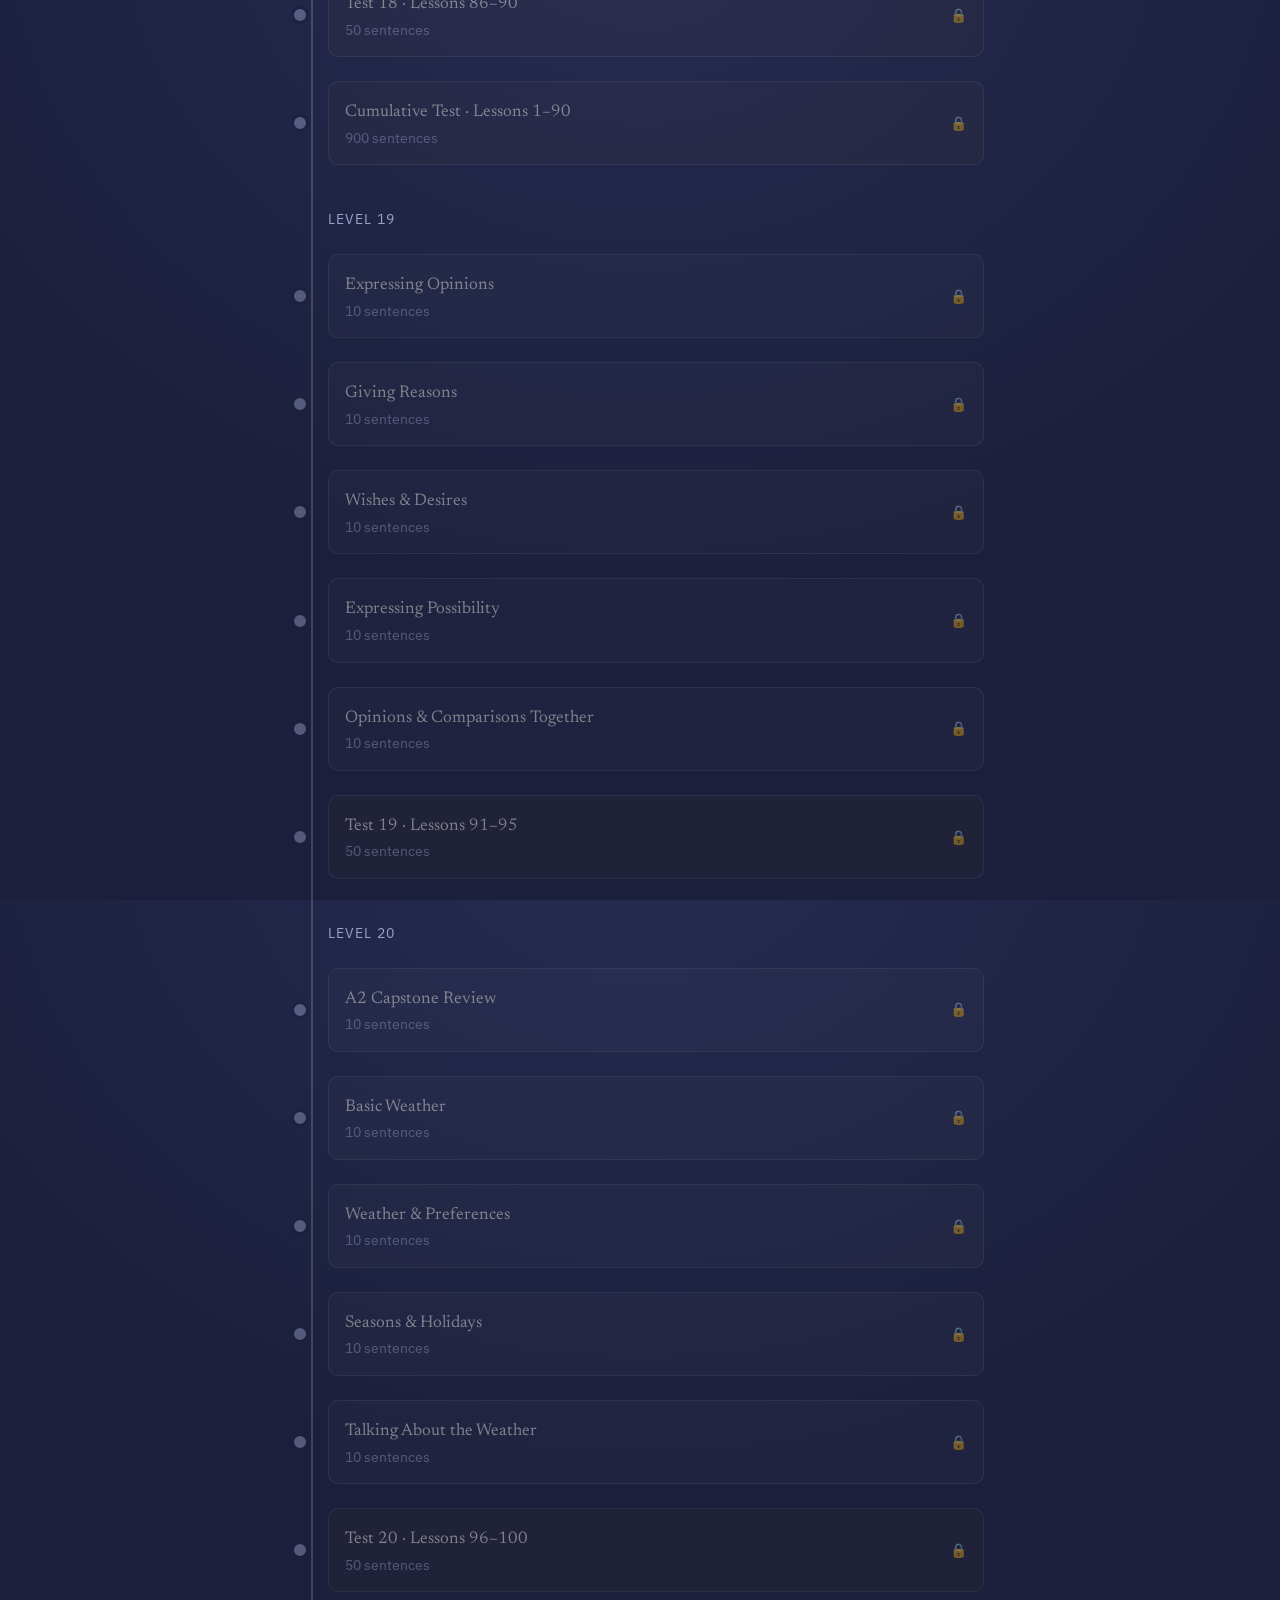
<file: test.html>
<!DOCTYPE html>
<html lang="en">
<head>
<meta charset="UTF-8">
<meta name="viewport" content="width=device-width, initial-scale=1.0">
<title>Test — Lingua Trail</title>
<link rel="stylesheet" href="css/variables.css">
<link rel="stylesheet" href="css/base.css">
<link rel="stylesheet" href="css/components.css">
<link rel="stylesheet" href="css/responsive.css">
</head>
<body>
<div class="app-shell">

  <div class="topbar">
    <a class="back-link" href="index.html">
      <svg width="16" height="16" viewBox="0 0 24 24" fill="none" stroke="currentColor" stroke-width="2"><path d="M15 18l-6-6 6-6"/></svg>
      Exit test
    </a>
    <span class="brand" id="test-title-label">Test</span>
  </div>

  <!-- Review screen — shown before the test starts -->
  <div id="review-screen">
    <div class="test-header">
      <span class="brand" id="review-title">Test</span>
      <p style="color:var(--ink-soft)" id="review-subtitle">—</p>
    </div>
    <div class="review-list" id="review-list"></div>
    <button class="btn btn-primary" id="start-test-btn" style="width:100%">Start Test</button>
  </div>

  <!-- Question flow -->
  <div id="test-flow" hidden>
    <div class="test-header">
      <div class="lesson-progress" style="margin:0">
        <div class="bar"><span id="test-progress-fill" style="width:0%"></span></div>
        <span class="count" id="test-progress-count">0 / 0</span>
      </div>
    </div>

    <div class="test-question-panel" id="question-panel">
      <span class="question-kind" id="question-kind-label">Speaking</span>
      <p class="question-prompt" id="question-prompt-text">—</p>

      <!-- speaking / recall -->
      <div id="q-speech-area" hidden style="display:flex;flex-direction:column;align-items:center;gap:1rem;">
        <button class="mic-button" id="q-mic-button" aria-label="Microphone">
          <svg viewBox="0 0 24 24" fill="none" stroke="currentColor" stroke-width="2"><path d="M12 1a3 3 0 00-3 3v8a3 3 0 006 0V4a3 3 0 00-3-3z"/><path d="M19 10v2a7 7 0 01-14 0v-2M12 19v4M8 23h8"/></svg>
        </button>
        <p class="card-status" id="q-speech-status">Tap the mic to answer</p>
      </div>

      <!-- multiple choice / reverse translation -->
      <div class="options-grid" id="q-options-area" hidden></div>

      <!-- listening -->
      <div id="q-listening-area" hidden style="display:flex;flex-direction:column;align-items:center;gap:1rem;">
        <button class="listen-audio-btn" id="q-listen-audio-btn" aria-label="Play audio">
          <svg viewBox="0 0 24 24" fill="none" stroke="currentColor" stroke-width="2"><path d="M11 5L6 9H2v6h4l5 4V5z"/><path d="M15.5 8.5a5 5 0 010 7M19 5a9 9 0 010 14"/></svg>
        </button>
        <div class="options-grid" id="q-listening-options-area" style="width:100%"></div>
      </div>
    </div>
  </div>

  <!-- Results -->
  <div id="test-results" hidden>
    <div class="result-score">
      <span class="big-score" id="result-big-score">0%</span>
      <p class="sub" id="result-sub">0 / 0 correct</p>
    </div>
    <div class="result-categories" id="result-categories"></div>
    <div id="mistake-section" hidden>
      <p style="color:var(--ink-soft)">You missed <span id="mistake-count">0</span> sentence(s).</p>
      <div class="mistake-list" id="mistake-list"></div>
    </div>
    <div class="action-row">
      <button class="btn btn-secondary" id="review-mistakes-btn" hidden>Review Mistakes</button>
      <a class="btn btn-primary" href="index.html">Continue</a>
    </div>
  </div>

  <!-- Mistake retrain (reuses the sentence-card flip UI) -->
  <div id="retrain-flow" hidden>
    <div class="lesson-progress">
      <div class="bar"><span id="retrain-progress-fill" style="width:0%"></span></div>
      <span class="count" id="retrain-progress-count">0 / 0</span>
    </div>
    <div class="card-stage">
      <div class="sentence-card" id="retrain-card">
        <div class="card-face card-front">
          <p class="card-prompt" id="retrain-prompt-text">—</p>
          <button class="mic-button" id="retrain-mic-button" aria-label="Microphone">
            <svg viewBox="0 0 24 24" fill="none" stroke="currentColor" stroke-width="2"><path d="M12 1a3 3 0 00-3 3v8a3 3 0 006 0V4a3 3 0 00-3-3z"/><path d="M19 10v2a7 7 0 01-14 0v-2M12 19v4M8 23h8"/></svg>
          </button>
          <p class="card-status" id="retrain-status-text">Tap the mic to begin</p>
        </div>
        <div class="card-face card-back">
          <p class="card-target" id="retrain-target-text">—</p>
          <p class="card-english-echo" id="retrain-echo-text">—</p>
        </div>
      </div>
    </div>
  </div>

  <div class="notice-panel" id="panel-unsupported" hidden>
    <h2>This test needs speaking support</h2>
    <p>Speaking questions aren't supported in this browser. Try Chrome or Edge, or ask for a text-only test in a future update.</p>
    <a class="btn btn-secondary" href="index.html">Back to dashboard</a>
  </div>

</div>

<script src="js/config.js"></script>
<script src="js/data.js"></script>
<script src="js/utils.js"></script>
<script src="js/storage.js"></script>
<script src="js/progressEngine.js"></script>
<script src="js/speechEngine.js"></script>
<script src="js/lessonEngine.js"></script>
<script src="js/testEngine.js"></script>
<script src="js/testPage.js"></script>
</body>
</html>
</file>
<file: css/variables.css>
/**
 * Design language: a language-learner's travel notebook read at dusk.
 * Deep indigo "notebook cover" background, warm paper cards, a single
 * marigold accent reserved for the speaking/microphone moments, muted
 * sage for correct and rust-clay for incorrect (never a stock green/red).
 */
@import url('https://fonts.googleapis.com/css2?family=Newsreader:ital,opsz,wght@0,6..72,400;0,6..72,500;0,6..72,600;1,6..72,500&family=IBM+Plex+Sans:wght@400;500;600;700&display=swap');

:root {
  /* Color */
  --ink: #1B1F3B;
  --ink-2: #262C52;
  --ink-soft: #9BA0C7;
  --paper: #FAF6EC;
  --paper-dim: #EFE9DA;
  --marigold: #E8A33D;
  --marigold-deep: #C6821F;
  --sage: #6E9080;
  --sage-deep: #4F6B5D;
  --clay: #C1502E;
  --clay-deep: #973D22;
  --line: rgba(250, 246, 236, 0.14);
  --line-strong: rgba(250, 246, 236, 0.24);

  /* Type */
  --font-display: 'Newsreader', Georgia, serif;
  --font-ui: 'IBM Plex Sans', -apple-system, BlinkMacSystemFont, sans-serif;

  --step--1: clamp(0.8rem, 0.78rem + 0.1vw, 0.875rem);
  --step-0: clamp(1rem, 0.96rem + 0.2vw, 1.0625rem);
  --step-1: clamp(1.2rem, 1.1rem + 0.5vw, 1.375rem);
  --step-2: clamp(1.5rem, 1.3rem + 1vw, 1.875rem);
  --step-3: clamp(2rem, 1.6rem + 2vw, 2.75rem);

  /* Space */
  --space-1: 0.25rem;
  --space-2: 0.5rem;
  --space-3: 0.75rem;
  --space-4: 1rem;
  --space-5: 1.5rem;
  --space-6: 2rem;
  --space-7: 3rem;
  --space-8: 4rem;

  /* Shape */
  --radius-sm: 10px;
  --radius-md: 18px;
  --radius-lg: 28px;
  --radius-pill: 999px;

  --shadow-card: 0 20px 44px -22px rgba(9, 11, 28, 0.55);
  --shadow-soft: 0 8px 20px -12px rgba(9, 11, 28, 0.45);

  --ease: cubic-bezier(0.22, 1, 0.36, 1);
  --dur-fast: 160ms;
  --dur-med: 320ms;
  --dur-slow: 520ms;
  --dur-feedback: 380ms;
  --dur-flip: 460ms;
}

@media (prefers-reduced-motion: reduce) {
  :root { --dur-fast: 0ms; --dur-med: 0ms; --dur-slow: 0ms; --dur-feedback: 0ms; --dur-flip: 0ms; }
}
</file>
<file: css/base.css>
* { box-sizing: border-box; }
html, body { height: 100%; }
body {
  margin: 0;
  background: radial-gradient(120% 140% at 50% -10%, var(--ink-2) 0%, var(--ink) 55%);
  color: var(--paper);
  font-family: var(--font-ui);
  font-size: var(--step-0);
  line-height: 1.5;
  -webkit-font-smoothing: antialiased;
  min-height: 100vh;
}

h1, h2, h3 {
  font-family: var(--font-display);
  font-weight: 500;
  line-height: 1.15;
  margin: 0;
  letter-spacing: -0.01em;
}

p { margin: 0; }

a { color: inherit; }

button {
  font-family: inherit;
  font-size: inherit;
  color: inherit;
  background: none;
  border: none;
  cursor: pointer;
}

button:focus-visible,
a:focus-visible,
[tabindex]:focus-visible {
  outline: 2px solid var(--marigold);
  outline-offset: 3px;
}

img, svg { display: block; max-width: 100%; }

::selection { background: var(--marigold); color: var(--ink); }

.visually-hidden {
  position: absolute;
  width: 1px; height: 1px;
  overflow: hidden;
  clip: rect(0 0 0 0);
  white-space: nowrap;
}

.app-shell {
  max-width: 720px;
  margin: 0 auto;
  padding: var(--space-5) var(--space-4) var(--space-8);
  min-height: 100vh;
  display: flex;
  flex-direction: column;
}
</file>
<file: css/components.css>
/* ---------- Top bar ---------- */
.topbar {
  display: flex;
  align-items: center;
  justify-content: space-between;
  margin-bottom: var(--space-6);
}
.topbar .back-link {
  display: inline-flex;
  align-items: center;
  gap: var(--space-2);
  font-size: var(--step--1);
  color: var(--ink-soft);
  text-decoration: none;
}
.topbar .brand {
  font-family: var(--font-display);
  font-style: italic;
  font-size: var(--step-1);
  color: var(--paper);
}
.topbar .brand strong { font-style: normal; color: var(--marigold); }

/* ---------- Dashboard header ---------- */
.hero {
  margin-bottom: var(--space-7);
}
.hero-lang {
  display: flex;
  align-items: baseline;
  gap: var(--space-3);
  margin-bottom: var(--space-4);
}
.hero-lang .flag { font-size: var(--step-2); }
.hero-lang h1 { font-size: var(--step-3); }
.hero-lang span.native { color: var(--ink-soft); font-size: var(--step-0); }

.progress-ring-row {
  display: flex;
  align-items: center;
  gap: var(--space-6);
  flex-wrap: wrap;
}
.progress-ring {
  position: relative;
  width: 128px;
  height: 128px;
  flex-shrink: 0;
}
.progress-ring svg { width: 100%; height: 100%; transform: rotate(-90deg); }
.progress-ring circle {
  fill: none;
  stroke-width: 10;
}
.progress-ring .track { stroke: var(--line); }
.progress-ring .fill {
  stroke: var(--marigold);
  stroke-linecap: round;
  transition: stroke-dashoffset var(--dur-slow) var(--ease);
}
.progress-ring .value {
  position: absolute;
  inset: 0;
  display: flex;
  flex-direction: column;
  align-items: center;
  justify-content: center;
}
.progress-ring .value .num { font-family: var(--font-display); font-size: var(--step-2); }
.progress-ring .value .label { font-size: var(--step--1); color: var(--ink-soft); }

.stat-grid {
  display: grid;
  grid-template-columns: repeat(2, minmax(0, 1fr));
  gap: var(--space-3);
  flex: 1;
  min-width: 220px;
}
.stat {
  background: rgba(250, 246, 236, 0.05);
  border: 1px solid var(--line);
  border-radius: var(--radius-sm);
  padding: var(--space-3) var(--space-4);
}
.stat .stat-num { font-family: var(--font-display); font-size: var(--step-1); display: block; }
.stat .stat-label { font-size: var(--step--1); color: var(--ink-soft); }

.streak-chip {
  display: inline-flex;
  align-items: center;
  gap: var(--space-2);
  margin-top: var(--space-5);
  padding: var(--space-2) var(--space-4);
  background: rgba(232, 163, 61, 0.12);
  border: 1px solid rgba(232, 163, 61, 0.35);
  border-radius: var(--radius-pill);
  font-size: var(--step--1);
  color: var(--marigold);
}

/* ---------- Continue CTA ---------- */
.continue-cta {
  display: flex;
  align-items: center;
  justify-content: space-between;
  gap: var(--space-4);
  background: var(--paper);
  color: var(--ink);
  border-radius: var(--radius-md);
  padding: var(--space-5);
  margin-bottom: var(--space-7);
  box-shadow: var(--shadow-card);
  text-decoration: none;
  transition: transform var(--dur-fast) var(--ease);
}
.continue-cta:active { transform: scale(0.98); }
.continue-cta .cta-title { font-size: var(--step--1); color: var(--sage-deep); font-weight: 600; margin-bottom: var(--space-1); }
.continue-cta .cta-sentence { font-family: var(--font-display); font-size: var(--step-1); }
.continue-cta .cta-arrow {
  width: 44px; height: 44px;
  border-radius: 50%;
  background: var(--ink);
  color: var(--paper);
  display: flex; align-items: center; justify-content: center;
  flex-shrink: 0;
}

/* ---------- Path / trail ---------- */
.trail {
  position: relative;
  padding-left: var(--space-6);
}
.trail::before {
  content: '';
  position: absolute;
  left: 15px;
  top: 8px;
  bottom: 8px;
  width: 2px;
  background: linear-gradient(var(--line-strong), var(--line));
}
.trail-level-label {
  font-size: var(--step--1);
  text-transform: uppercase;
  letter-spacing: 0.08em;
  color: var(--ink-soft);
  margin: var(--space-6) 0 var(--space-3);
}
.trail-level-label:first-child { margin-top: 0; }

.trail-node {
  position: relative;
  display: flex;
  align-items: center;
  gap: var(--space-4);
  padding: var(--space-3) 0;
  text-decoration: none;
  color: inherit;
}
.trail-node::before {
  content: '';
  position: absolute;
  left: -37px;
  width: 12px; height: 12px;
  border-radius: 50%;
  background: var(--ink-soft);
  border: 3px solid var(--ink);
  z-index: 1;
}
.trail-node.is-complete::before { background: var(--sage); }
.trail-node.is-current::before { background: var(--marigold); box-shadow: 0 0 0 4px rgba(232,163,61,0.25); }
.trail-node.is-locked { opacity: 0.45; pointer-events: none; }

.trail-node .node-card {
  flex: 1;
  display: flex;
  align-items: center;
  justify-content: space-between;
  background: rgba(250, 246, 236, 0.05);
  border: 1px solid var(--line);
  border-radius: var(--radius-sm);
  padding: var(--space-4);
  transition: border-color var(--dur-fast) var(--ease), background var(--dur-fast) var(--ease);
}
.trail-node:hover .node-card { border-color: var(--line-strong); }
.trail-node.is-current .node-card { border-color: rgba(232,163,61,0.5); background: rgba(232,163,61,0.08); }
.trail-node.is-test .node-card { background: rgba(198, 130, 31, 0.08); }
.trail-node .node-title { font-family: var(--font-display); font-size: var(--step-0); }
.trail-node .node-sub { display: block; font-size: var(--step--1); color: var(--ink-soft); margin-top: 2px; }
.trail-node .node-status { font-size: var(--step--1); color: var(--sage); flex-shrink: 0; }

/* ---------- Sentence card (lesson) ---------- */
.lesson-progress {
  display: flex;
  align-items: center;
  gap: var(--space-3);
  margin-bottom: var(--space-6);
}
.lesson-progress .bar {
  flex: 1;
  height: 8px;
  border-radius: var(--radius-pill);
  background: var(--line);
  overflow: hidden;
}
.lesson-progress .bar > span {
  display: block;
  height: 100%;
  background: var(--marigold);
  border-radius: var(--radius-pill);
  transition: width var(--dur-med) var(--ease);
}
.lesson-progress .count { font-size: var(--step--1); color: var(--ink-soft); white-space: nowrap; }

.card-stage {
  flex: 1;
  display: flex;
  align-items: center;
  justify-content: center;
  perspective: 1200px;
  min-height: 340px;
}

.sentence-card {
  position: relative;
  width: 100%;
  max-width: 420px;
  min-height: 340px;
  transform-style: preserve-3d;
  transition: transform var(--dur-flip) var(--ease);
}
.sentence-card.is-flipped { transform: rotateY(180deg); }

.card-face {
  position: absolute;
  inset: 0;
  backface-visibility: hidden;
  background: var(--paper);
  color: var(--ink);
  border-radius: var(--radius-lg);
  box-shadow: var(--shadow-card);
  padding: var(--space-6);
  display: flex;
  flex-direction: column;
  align-items: center;
  justify-content: center;
  text-align: center;
  gap: var(--space-5);
}
.card-face.card-back { transform: rotateY(180deg); }

/* ---------- Card result feedback (correct / delayed / wrong) ----------
   Applied as a modifier on .sentence-card so it can color whichever face
   is currently visible (front while answering/retrying, or the back once
   revealed) without touching the flip mechanic itself. The one-shot pop /
   shake / nudge animation and the badge glyph are front-face only, since
   that's the instant the result actually lands — border and glow persist
   through the reveal so the color still reads once the card has flipped.
   Border/shadow/background only override the base .card-face look while
   a state class is present; remove the class and the card is back to its
   plain default, no lingering feedback color. */
.sentence-card.is-correct .card-face {
  border: 1.5px solid var(--sage);
  box-shadow: 0 0 0 6px rgba(110, 144, 128, 0.15), var(--shadow-card);
  background: linear-gradient(rgba(110, 144, 128, 0.07), rgba(110, 144, 128, 0.07)), var(--paper);
}
.sentence-card.is-wrong .card-face {
  border: 1.5px solid var(--clay);
  box-shadow: 0 0 0 6px rgba(193, 80, 46, 0.14), var(--shadow-card);
  background: linear-gradient(rgba(193, 80, 46, 0.06), rgba(193, 80, 46, 0.06)), var(--paper);
}
.sentence-card.is-delayed .card-face {
  border: 1.5px solid var(--marigold);
  box-shadow: 0 0 0 6px rgba(232, 163, 61, 0.14), var(--shadow-card);
  background: linear-gradient(rgba(232, 163, 61, 0.06), rgba(232, 163, 61, 0.06)), var(--paper);
}

.sentence-card.is-correct .card-front { animation: feedback-pop var(--dur-feedback) var(--ease); }
.sentence-card.is-wrong .card-front { animation: feedback-shake var(--dur-feedback) var(--ease); }
.sentence-card.is-delayed .card-front { animation: feedback-nudge var(--dur-feedback) var(--ease); }

/* Badge glyph — not color alone: a shape + symbol per state. Front face
   only, so it doesn't need to fight the back face's fixed rotateY(180deg). */
.sentence-card.is-correct .card-front::after,
.sentence-card.is-wrong .card-front::after,
.sentence-card.is-delayed .card-front::after {
  position: absolute;
  top: var(--space-4);
  right: var(--space-4);
  width: 30px;
  height: 30px;
  border-radius: 50%;
  display: flex;
  align-items: center;
  justify-content: center;
  font-size: 0.95rem;
  font-weight: 700;
  line-height: 1;
  animation: feedback-badge-in var(--dur-feedback) var(--ease);
}
.sentence-card.is-correct .card-front::after { content: '✓'; background: var(--sage); color: var(--paper); }
.sentence-card.is-wrong .card-front::after { content: '✕'; background: var(--clay); color: var(--paper); }
.sentence-card.is-delayed .card-front::after { content: '⏱'; background: var(--marigold); color: var(--ink); font-size: 0.8rem; }

@keyframes feedback-pop {
  0% { transform: scale(1); }
  45% { transform: scale(1.035); }
  100% { transform: scale(1); }
}
@keyframes feedback-shake {
  0%, 100% { transform: translateX(0); }
  20% { transform: translateX(-6px); }
  40% { transform: translateX(5px); }
  60% { transform: translateX(-4px); }
  80% { transform: translateX(2px); }
}
@keyframes feedback-nudge {
  0% { transform: translateY(0); }
  50% { transform: translateY(-3px); }
  100% { transform: translateY(0); }
}
@keyframes feedback-badge-in {
  0% { opacity: 0; transform: scale(0.5); }
  60% { opacity: 1; transform: scale(1.08); }
  100% { opacity: 1; transform: scale(1); }
}

.card-prompt {
  font-family: var(--font-display);
  font-size: var(--step-2);
  max-width: 26ch;
}
.card-target {
  font-family: var(--font-display);
  font-style: italic;
  font-size: var(--step-2);
  color: var(--sage-deep);
}
.card-english-echo { color: var(--ink-soft); font-size: var(--step-0); }

.mic-button {
  position: relative;
  width: 84px; height: 84px;
  border-radius: 50%;
  background: var(--marigold);
  color: var(--ink);
  display: flex;
  align-items: center;
  justify-content: center;
  box-shadow: 0 0 0 0 rgba(232, 163, 61, 0.5);
  transition: box-shadow var(--dur-med) var(--ease), background var(--dur-fast) var(--ease), transform var(--dur-fast) var(--ease);
}
.mic-button svg { width: 34px; height: 34px; }
.mic-button.is-listening { animation: pulse-ring 1.8s ease-out infinite; }
/* A second, delayed ripple layered behind the first for a fuller,
   more "actively listening" feel — still a single lightweight CSS
   animation, no extra JS or DOM work. */
.mic-button.is-listening::after {
  content: '';
  position: absolute;
  inset: 0;
  border-radius: 50%;
  pointer-events: none;
  animation: pulse-ring 1.8s ease-out infinite;
  animation-delay: 0.6s;
}
.mic-button.is-correct { background: var(--sage); animation: mic-pop var(--dur-feedback) var(--ease); }
.mic-button.is-incorrect { background: var(--clay); animation: shake 320ms var(--ease); }
.mic-button.is-processing { animation: processing-breathe 900ms ease-in-out infinite; }

@keyframes pulse-ring {
  0% { box-shadow: 0 0 0 0 rgba(232, 163, 61, 0.45); }
  70% { box-shadow: 0 0 0 22px rgba(232, 163, 61, 0); }
  100% { box-shadow: 0 0 0 0 rgba(232, 163, 61, 0); }
}
@keyframes shake {
  0%, 100% { transform: translateX(0); }
  25% { transform: translateX(-6px); }
  75% { transform: translateX(6px); }
}
@keyframes mic-pop {
  0% { transform: scale(1); }
  50% { transform: scale(1.12); }
  100% { transform: scale(1); }
}
@keyframes processing-breathe {
  0%, 100% { opacity: 0.55; }
  50% { opacity: 0.85; }
}

/* Simulated live voice-level meter — purely decorative, tied to the mic's
   own state class via a sibling selector, so no extra JS/state is needed
   and no real audio analysis (getUserMedia/AnalyserNode) ever runs. Only
   animates while actually listening; sits flat and invisible otherwise. */
.voice-meter {
  display: flex;
  align-items: flex-end;
  justify-content: center;
  gap: 4px;
  height: 20px;
  opacity: 0;
  transition: opacity var(--dur-fast) var(--ease);
}
.mic-button.is-listening ~ .voice-meter { opacity: 1; }
.voice-meter span {
  width: 3px;
  border-radius: 2px;
  background: var(--marigold);
  animation: voice-bar 900ms ease-in-out infinite;
}
.voice-meter span:nth-child(1) { height: 6px;  animation-delay: 0ms; }
.voice-meter span:nth-child(2) { height: 13px; animation-delay: 120ms; }
.voice-meter span:nth-child(3) { height: 20px; animation-delay: 240ms; }
.voice-meter span:nth-child(4) { height: 13px; animation-delay: 360ms; }
.voice-meter span:nth-child(5) { height: 6px;  animation-delay: 480ms; }
@keyframes voice-bar {
  0%, 100% { transform: scaleY(0.4); }
  50% { transform: scaleY(1); }
}

.card-status {
  font-size: var(--step--1);
  color: var(--ink-soft);
  min-height: 1.2em;
}
.card-status.is-incorrect { color: var(--clay-deep); font-weight: 600; }
.card-status.is-correct { color: var(--sage-deep); font-weight: 600; }

.listen-btn {
  display: inline-flex;
  align-items: center;
  gap: var(--space-2);
  font-size: var(--step--1);
  color: var(--ink-soft);
}
.listen-btn:hover { color: var(--ink); }

/* ---------- Notice panels (permission / unsupported) ---------- */
.notice-panel {
  background: rgba(250, 246, 236, 0.06);
  border: 1px solid var(--line);
  border-radius: var(--radius-md);
  padding: var(--space-6);
  text-align: center;
  display: flex;
  flex-direction: column;
  align-items: center;
  gap: var(--space-4);
}
.notice-panel h2 { font-size: var(--step-1); }
.notice-panel p { color: var(--ink-soft); max-width: 40ch; }

.btn {
  display: inline-flex;
  align-items: center;
  justify-content: center;
  gap: var(--space-2);
  padding: var(--space-3) var(--space-5);
  border-radius: var(--radius-pill);
  font-weight: 600;
  font-size: var(--step--1);
  transition: transform var(--dur-fast) var(--ease), opacity var(--dur-fast) var(--ease);
}
.btn:active { transform: scale(0.97); }
.btn-primary { background: var(--marigold); color: var(--ink); }
.btn-secondary { background: rgba(250, 246, 236, 0.08); color: var(--paper); border: 1px solid var(--line-strong); }
.btn-ghost { color: var(--ink-soft); }
.btn[disabled] { opacity: 0.4; pointer-events: none; }

/* ---------- Test flow ---------- */
.test-header {
  display: flex;
  flex-direction: column;
  gap: var(--space-3);
  margin-bottom: var(--space-6);
}
.test-question-panel {
  background: var(--paper);
  color: var(--ink);
  border-radius: var(--radius-lg);
  box-shadow: var(--shadow-card);
  padding: var(--space-6);
  display: flex;
  flex-direction: column;
  gap: var(--space-5);
  flex: 1;
}
.question-kind {
  font-size: var(--step--1);
  color: var(--sage-deep);
  font-weight: 600;
}
.question-prompt {
  font-family: var(--font-display);
  font-size: var(--step-2);
}
.options-grid {
  display: grid;
  gap: var(--space-3);
}
.option-btn {
  text-align: left;
  padding: var(--space-4);
  border-radius: var(--radius-sm);
  border: 1.5px solid var(--paper-dim);
  background: #fff;
  font-size: var(--step-0);
  transition: border-color var(--dur-fast) var(--ease), background var(--dur-fast) var(--ease);
}
.option-btn:hover { border-color: var(--marigold); }
.option-btn.is-correct { border-color: var(--sage); background: rgba(110, 144, 128, 0.12); }
.option-btn.is-incorrect { border-color: var(--clay); background: rgba(193, 80, 46, 0.12); }

.listen-audio-btn {
  align-self: center;
  width: 72px; height: 72px;
  border-radius: 50%;
  background: var(--ink);
  color: var(--paper);
  display: flex; align-items: center; justify-content: center;
}
.listen-audio-btn svg { width: 30px; height: 30px; }

/* ---------- Results ---------- */
.result-score {
  text-align: center;
  padding: var(--space-7) var(--space-5);
}
.result-score .big-score {
  font-family: var(--font-display);
  font-size: clamp(3.5rem, 8vw, 5.5rem);
  color: var(--marigold);
}
.result-score .sub {
  color: var(--ink-soft);
  margin-top: var(--space-2);
}
.result-categories {
  display: grid;
  grid-template-columns: repeat(3, 1fr);
  gap: var(--space-3);
  margin: var(--space-6) 0;
}
.result-categories .cat { text-align: center; }
.result-categories .cat .cat-num { font-family: var(--font-display); font-size: var(--step-1); }
.result-categories .cat .cat-label { font-size: var(--step--1); color: var(--ink-soft); text-transform: capitalize; }

.mistake-list { display: flex; flex-direction: column; gap: var(--space-2); margin-top: var(--space-4); }
.mistake-item {
  display: flex;
  justify-content: space-between;
  padding: var(--space-3) var(--space-4);
  background: rgba(250, 246, 236, 0.05);
  border: 1px solid var(--line);
  border-radius: var(--radius-sm);
}
.mistake-item .m-target { color: var(--ink-soft); font-style: italic; font-family: var(--font-display); }

.action-row {
  display: flex;
  gap: var(--space-3);
  margin-top: var(--space-6);
}
.action-row .btn { flex: 1; }

/* ---------- Pre-test review screen ---------- */
#review-screen {
  display: flex;
  flex-direction: column;
  flex: 1;
  min-height: 0;
}
.review-list {
  overflow-y: auto;
  -webkit-overflow-scrolling: touch;
  display: flex;
  flex-direction: column;
  gap: var(--space-3);
  flex: 1;
  min-height: 0;
  max-height: 60vh;
  padding: var(--space-1) var(--space-1) var(--space-1) 0;
  margin-bottom: var(--space-5);
}
.review-card {
  background: var(--paper);
  color: var(--ink);
  border-radius: var(--radius-md);
  padding: var(--space-4) var(--space-5);
  display: flex;
  align-items: center;
  justify-content: space-between;
  gap: var(--space-4);
  box-shadow: var(--shadow-soft);
  flex-shrink: 0;
}
.review-card-text { display: flex; flex-direction: column; gap: 2px; min-width: 0; }
.review-card-target { font-family: var(--font-display); font-style: italic; font-size: var(--step-1); }
.review-card-pron { font-size: var(--step--1); color: var(--sage-deep); }
.review-card-english { font-size: var(--step--1); color: var(--ink-soft); }
.review-listen-btn {
  width: 44px; height: 44px;
  border-radius: 50%;
  background: var(--ink);
  color: var(--paper);
  display: flex;
  align-items: center;
  justify-content: center;
  flex-shrink: 0;
}
</file>
<file: css/responsive.css>
@media (max-width: 480px) {
  .app-shell { padding: var(--space-4) var(--space-3) var(--space-7); }
  .progress-ring-row { gap: var(--space-4); }
  .stat-grid { grid-template-columns: repeat(2, 1fr); }
  .card-face { padding: var(--space-5); }
  .result-categories { grid-template-columns: repeat(3, 1fr); gap: var(--space-2); }
  .action-row { flex-direction: column; }
}

@media (min-width: 640px) {
  .app-shell { padding-top: var(--space-6); }
}
</file>
